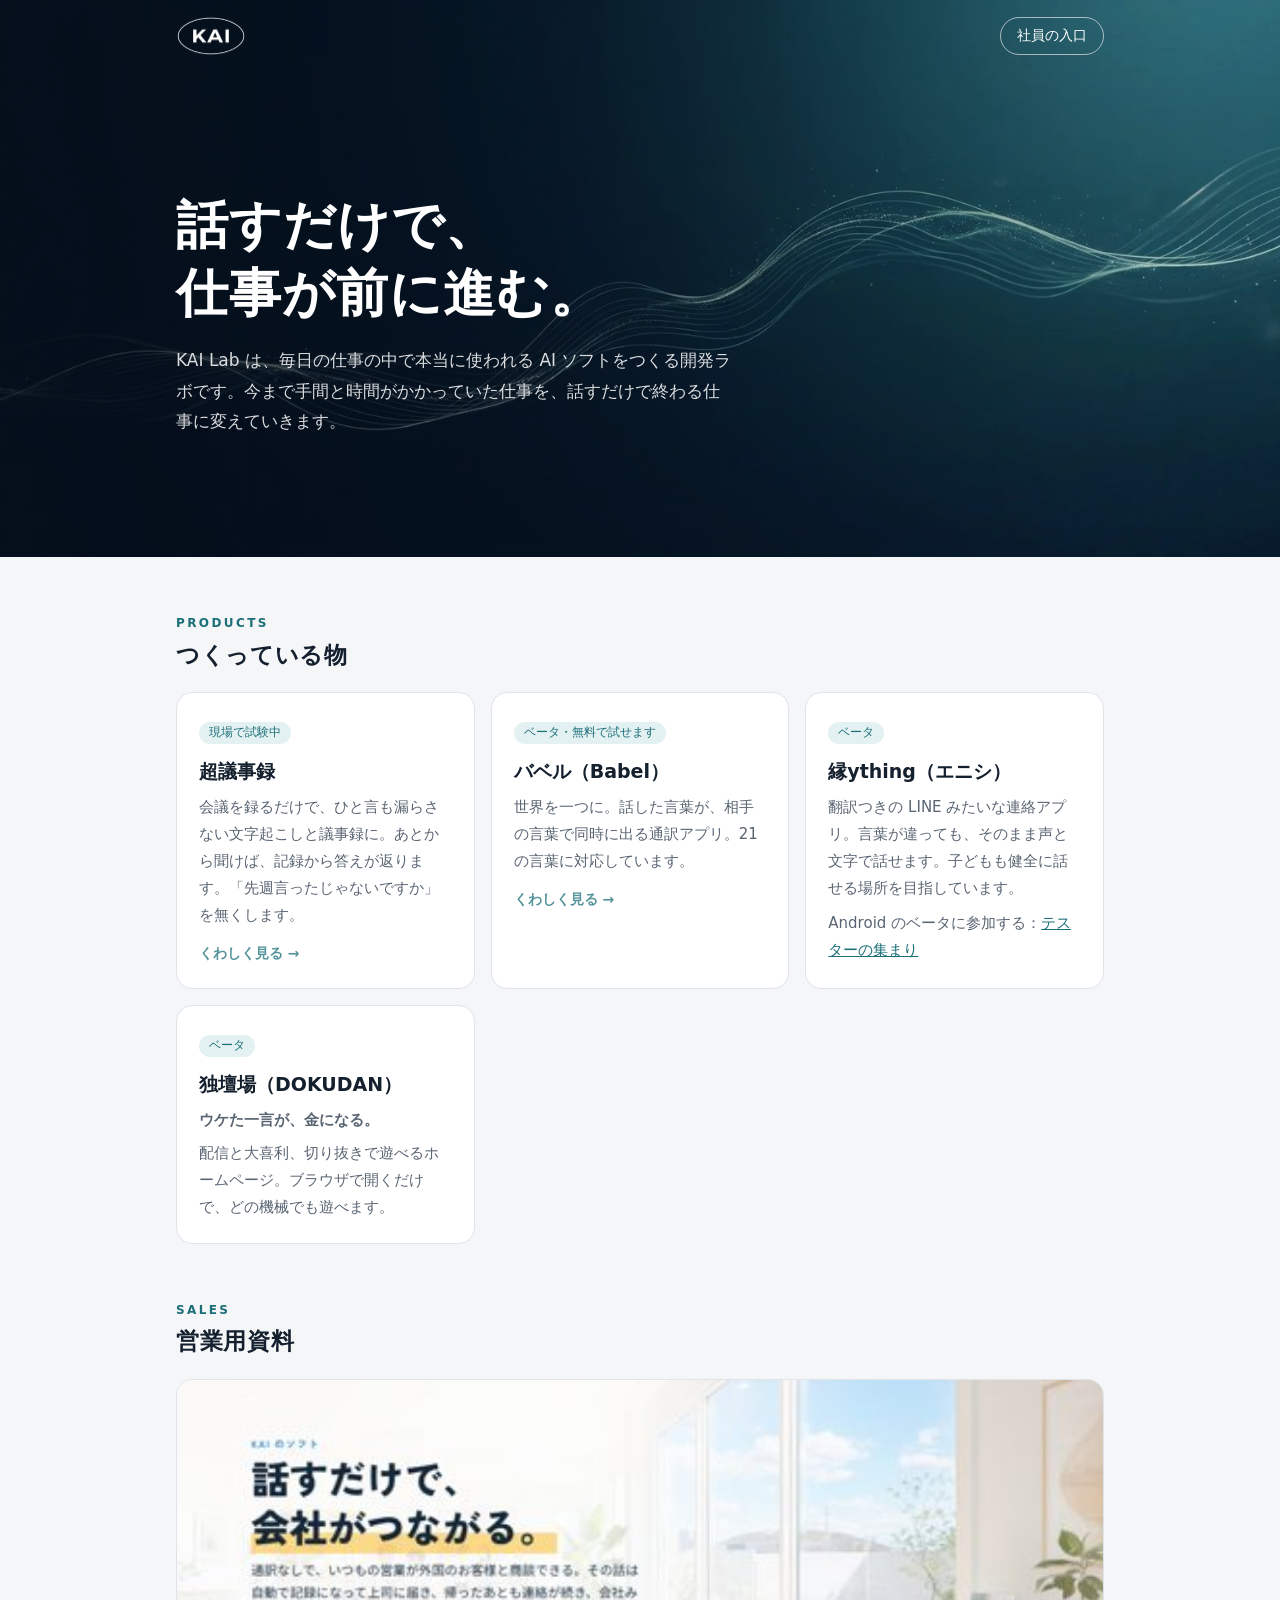
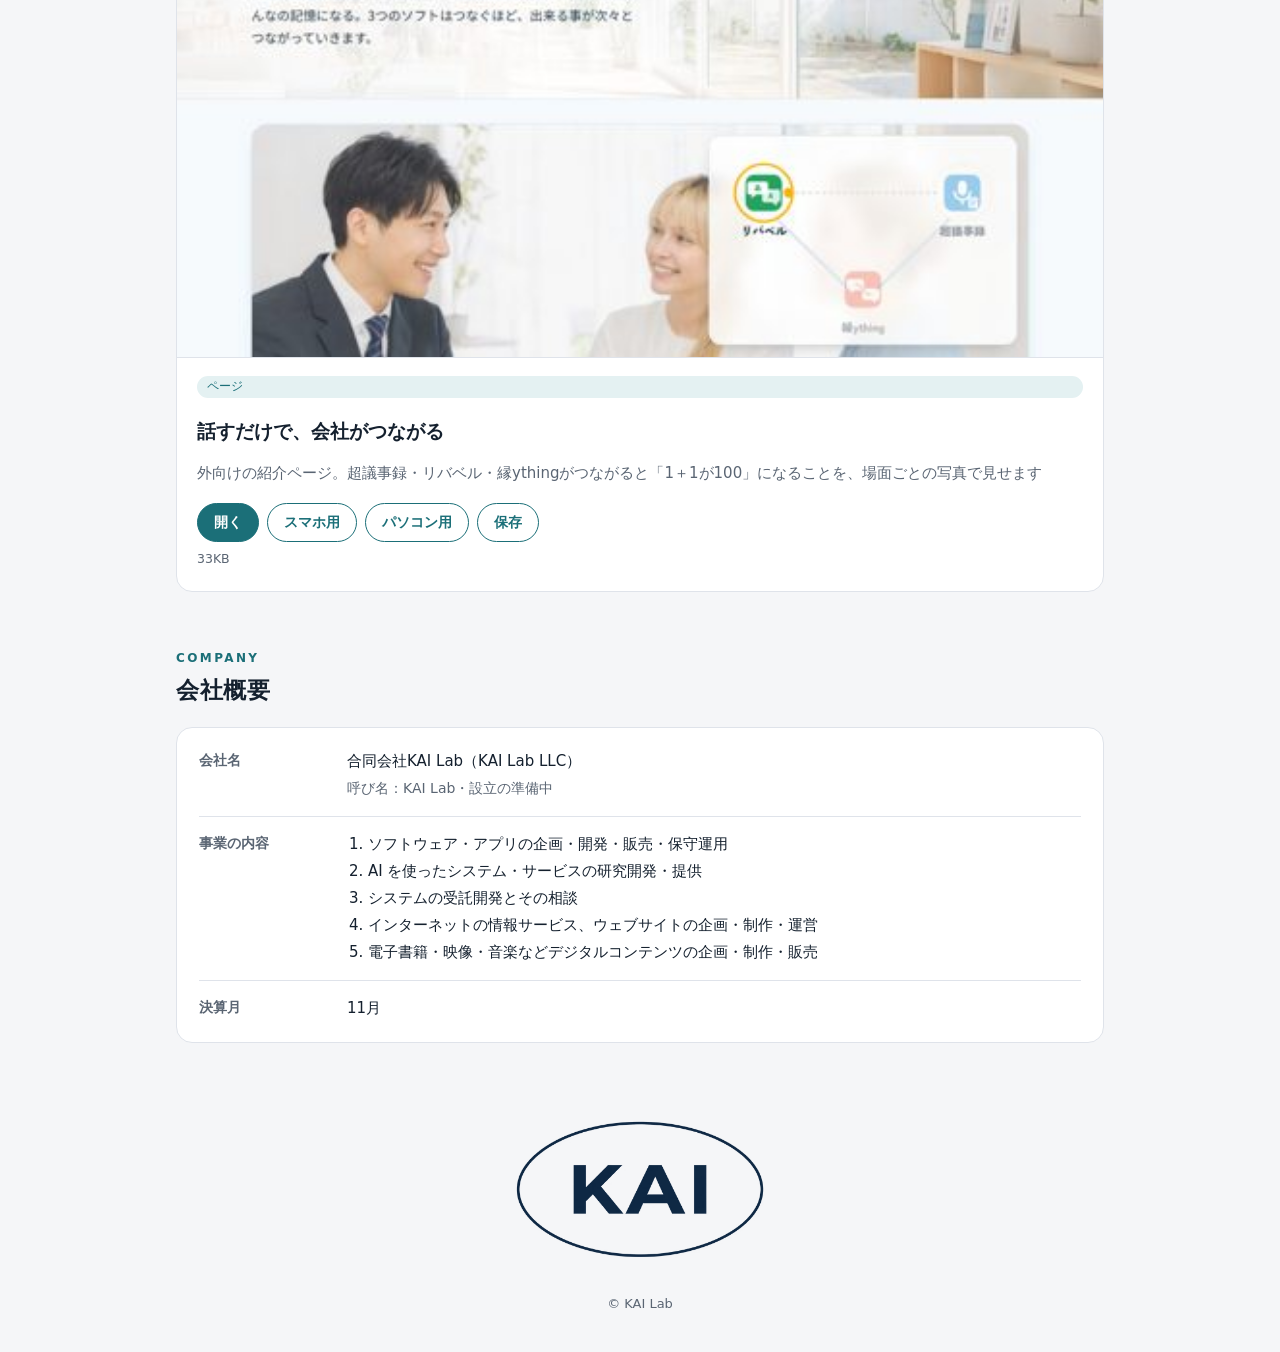
<file: docs/index.html>
<!doctype html>
<html lang="ja">
<head>
<meta charset="utf-8">
<meta name="viewport" content="width=device-width,initial-scale=1">
<title>KAI Lab</title>
<meta name="description" content="KAI Lab は、話すだけで仕事が進む AI ソフトをつくる開発ラボです。">
<meta property="og:title" content="KAI Lab">
<meta property="og:description" content="話すだけで、仕事が前に進む。現場で本当に使われる AI ソフトをつくる開発ラボ。">
<meta property="og:image" content="https://madbrolabs.github.io/kai-shain/img/hero.jpg">
<link rel="icon" href="img/kai_logo_s.png">
<style>
:root{--bg:#f5f6f8;--card:#fff;--ink:#14202e;--sub:#5a6573;--line:#dfe3ea;--navy:#0d2843;--acc:#1b6f78;--acc2:#e4f1f2}
@media (prefers-color-scheme:dark){:root{--bg:#0b1520;--card:#122233;--ink:#e8edf3;--sub:#9fb0c2;--line:#243649;--acc:#6cc6cc;--acc2:#16303a}}
*{box-sizing:border-box}
body{margin:0;background:var(--bg);color:var(--ink);font:17px/1.8 "Hiragino Sans","Yu Gothic UI","Meiryo",system-ui,sans-serif}
.w{max-width:960px;margin:0 auto;padding:0 16px}
.hero{position:relative;color:#fff;background:#0a1a2b url(img/hero.jpg) center/cover no-repeat;overflow:hidden}
.hero::after{content:"";position:absolute;inset:0;background:linear-gradient(90deg,rgba(6,16,28,.82) 0%,rgba(6,16,28,.45) 55%,rgba(6,16,28,.1) 100%)}
.hero>*{position:relative;z-index:1}
nav{display:flex;align-items:center;padding:16px 0}
nav img{height:40px;width:auto;display:block}
nav .sp{flex:1}
nav a{color:#fff;text-decoration:none;font-size:14px;border:1px solid rgba(255,255,255,.6);border-radius:99px;padding:5px 16px;backdrop-filter:blur(4px)}
nav a:hover{background:rgba(255,255,255,.12)}
.hero .w{padding-bottom:0}
.hero-in{padding:min(14vw,120px) 0 min(14vw,120px)}
.hero h1{font-size:clamp(30px,6.4vw,52px);line-height:1.3;margin:0 0 18px;letter-spacing:.02em;font-weight:700}
.hero p{color:rgba(255,255,255,.85);font-size:17px;max-width:560px;margin:0}
h2{font-size:23px;margin:56px 0 16px;letter-spacing:.03em}
h2 small{display:block;font-size:12px;color:var(--acc);letter-spacing:.2em;font-weight:600}
.g{display:grid;grid-template-columns:repeat(auto-fit,minmax(250px,1fr));gap:16px}
.c{background:var(--card);border:1px solid var(--line);border-radius:16px;padding:22px;transition:transform .2s,box-shadow .2s}
.c:hover{transform:translateY(-2px);box-shadow:0 10px 28px rgba(13,40,67,.10)}
.c h3{margin:0 0 6px;font-size:19px}
.c p{margin:0;color:var(--sub);font-size:15px}
.tag{display:inline-block;font-size:12px;background:var(--acc2);color:var(--acc);border-radius:99px;padding:0 10px;margin-bottom:10px}
.c a{color:var(--acc)}
a.ln{display:block;color:inherit;text-decoration:none;position:relative}
a.ln:hover,a.ln:focus-visible{transform:translateY(-4px);border-color:var(--acc);box-shadow:0 0 0 3px var(--acc2),0 14px 36px rgba(27,111,120,.28);outline:none}
a.ln:hover h3,a.ln:focus-visible h3{color:var(--acc)}
a.ln .more{display:block;margin-top:12px;font-size:14px;font-weight:700;color:var(--acc);opacity:.75;transition:opacity .2s,transform .2s}
a.ln:hover .more{opacity:1;transform:translateX(4px)}
.gaiyou{background:var(--card);border:1px solid var(--line);border-radius:16px;padding:6px 22px;margin:0}
.gaiyou div{display:grid;grid-template-columns:8em 1fr;gap:12px;padding:14px 0;border-top:1px solid var(--line)}
.gaiyou div:first-child{border-top:0}
.gaiyou dt{color:var(--sub);font-size:14px;font-weight:600}
.gaiyou dd{margin:0;font-size:15px}
.gaiyou ol{margin:0;padding-left:1.4em}
@media (max-width:560px){.gaiyou div{grid-template-columns:1fr;gap:2px}}
.mark{display:flex;justify-content:center;margin:72px 0 0}
.mark img{width:min(260px,60vw);height:auto}
.mark .d{display:none}
@media (prefers-color-scheme:dark){.mark .l{display:none}.mark .d{display:block}}
footer{color:var(--sub);font-size:13px;padding:28px 0 36px;text-align:center}
.sr{display:flex;flex-direction:column;padding:0;overflow:hidden}
.sr .mi{aspect-ratio:16/10;background:var(--acc2);overflow:hidden;border-bottom:1px solid var(--line)}
.sr .mi img{width:100%;height:100%;object-fit:cover;object-position:top;display:block}
.sr .ui{padding:18px 20px 20px;display:flex;flex-direction:column;gap:6px;flex:1}
.sr .bt{display:flex;flex-wrap:wrap;gap:8px;margin-top:auto;padding-top:10px}
.sr .bt a{display:inline-block;text-decoration:none;font-size:14px;font-weight:700;border-radius:99px;padding:6px 16px;border:1px solid var(--acc);color:var(--acc)}
.sr .bt a.hi{background:var(--acc);color:#fff}
@media (prefers-color-scheme:dark){.sr .bt a.hi{color:#0b1520}}
.sr .ok{font-size:12.5px;color:var(--sub)}
</style>
</head>
<body>
<header class="hero">
<div class="w">
<nav><img src="img/kai_logo_shiro_s.png" alt="KAI"><span class="sp"></span><a href="shain/">社員の入口</a></nav>
<div class="hero-in">
<h1>話すだけで、<br>仕事が前に進む。</h1>
<p>KAI Lab は、毎日の仕事の中で本当に使われる AI ソフトをつくる開発ラボです。今まで手間と時間がかかっていた仕事を、話すだけで終わる仕事に変えていきます。</p>
</div>
</div>
</header>
<main class="w">
<h2><small>PRODUCTS</small>つくっている物</h2>
<div class="g">
<a class="c ln" href="gijiroku.html"><span class="tag">現場で試験中</span><h3>超議事録</h3><p>会議を録るだけで、ひと言も漏らさない文字起こしと議事録に。あとから聞けば、記録から答えが返ります。「先週言ったじゃないですか」を無くします。</p><span class="more">くわしく見る →</span></a>
<a class="c ln" href="tsuuyaku.html"><span class="tag">ベータ・無料で試せます</span><h3>バベル（Babel）</h3><p>世界を一つに。話した言葉が、相手の言葉で同時に出る通訳アプリ。21の言葉に対応しています。</p><span class="more">くわしく見る →</span></a>
<div class="c"><span class="tag">ベータ</span><h3>縁ything（エニシ）</h3><p>翻訳つきの LINE みたいな連絡アプリ。言葉が違っても、そのまま声と文字で話せます。子どもも健全に話せる場所を目指しています。</p><p style="margin-top:8px">Android のベータに参加する：<a href="https://groups.google.com/g/enishi-testers" target="_blank" rel="noopener">テスターの集まり</a></p></div>
<div class="c"><span class="tag">ベータ</span><h3>独壇場（DOKUDAN）</h3><p><b>ウケた一言が、金になる。</b></p><p style="margin-top:6px">配信と大喜利、切り抜きで遊べるホームページ。ブラウザで開くだけで、どの機械でも遊べます。</p></div>
</div>

<section id="eigyou" hidden>
<h2><small>SALES</small>営業用資料</h2>
<div class="g" id="eigyou-tana"></div>
</section>
<script>
/* 営業用資料の棚：eigyou/tana.json（atsume/eigyou.py が台帳から作る・検めを通った物だけ）を1回だけ並べる */
(function(){
  var box = document.getElementById("eigyou-tana");
  function el(t, c, x){ var e = document.createElement(t); if(c) e.className = c; if(x) e.textContent = x; return e; }
  function bt(href, text, cls, dl){ var a = el("a", cls, text); a.href = href; if(dl) a.setAttribute("download", dl); else { a.target = "_blank"; a.rel = "noopener"; } return a; }
  fetch("eigyou/tana.json", {cache: "no-cache"}).then(function(r){ return r.ok ? r.json() : {tana: []}; }).then(function(j){
    var t = (j && j.tana) || []; if(!t.length) return;
    t.forEach(function(x){
      var ue = "eigyou/" + x.id + "/", c = el("div", "c sr"), mi = el("div", "mi"), ui = el("div", "ui"), b = el("div", "bt");
      if(x.e){ var im = el("img"); im.src = ue + "e.jpg"; im.alt = ""; im.loading = "lazy"; mi.appendChild(im); }
      c.appendChild(mi);
      ui.appendChild(el("span", "tag", x.shurui === "PDF" ? (x.zentai ? "PDF・軽い版あり" : "PDF") : (x.shurui === "動画" || x.shurui === "絵" ? x.shurui : "ページ")));
      ui.appendChild(el("h3", "", x.dai));
      if(x.hitokoto) ui.appendChild(el("p", "", x.hitokoto));
      if(x.soto){ b.appendChild(bt(x.soto, "開く", "hi")); }
      else {
        // 開く＝画面の幅でスマホ用／パソコン用を開き分ける（押した時の幅で決める）。スマホ用が無い物は同じ物
        var pc = ue + x.hiraku, sp = ue + (x.sumaho || x.hiraku), hk = bt(pc, "開く", "hi");
        hk.onclick = function(){ hk.href = window.matchMedia && matchMedia("(max-width:700px)").matches ? sp : pc; };
        b.appendChild(hk); b.appendChild(bt(sp, "スマホ用", "")); b.appendChild(bt(pc, "パソコン用", ""));
        b.appendChild(bt(ue + x.hiraku, "保存", "", x.dl_na));
        if(x.zentai) b.appendChild(bt(ue + x.zentai, "ちゃんとした版（" + x.ookisa_zentai + "）", ""));
      }
      ui.appendChild(b);
      if(x.ookisa) ui.appendChild(el("span", "ok", (x.zentai ? "軽い版 " : "") + x.ookisa));
      c.appendChild(ui); box.appendChild(c);
    });
    document.getElementById("eigyou").hidden = false;
  }).catch(function(){});
})();
</script>

<h2><small>COMPANY</small>会社概要</h2>
<dl class="gaiyou">
<div><dt>会社名</dt><dd>合同会社KAI Lab（KAI Lab LLC）<br><span style="color:var(--sub);font-size:14px">呼び名：KAI Lab・設立の準備中</span></dd></div>
<div><dt>事業の内容</dt><dd><ol>
<li>ソフトウェア・アプリの企画・開発・販売・保守運用</li>
<li>AI を使ったシステム・サービスの研究開発・提供</li>
<li>システムの受託開発とその相談</li>
<li>インターネットの情報サービス、ウェブサイトの企画・制作・運営</li>
<li>電子書籍・映像・音楽などデジタルコンテンツの企画・制作・販売</li>
</ol></dd></div>
<div><dt>決算月</dt><dd>11月</dd></div>
</dl>

<div class="mark"><img class="l" src="img/kai_logo.png" alt="KAI"><img class="d" src="img/kai_logo_shiro.png" alt=""></div>
<footer>© KAI Lab</footer>
</main>
</body>
</html>
</file>
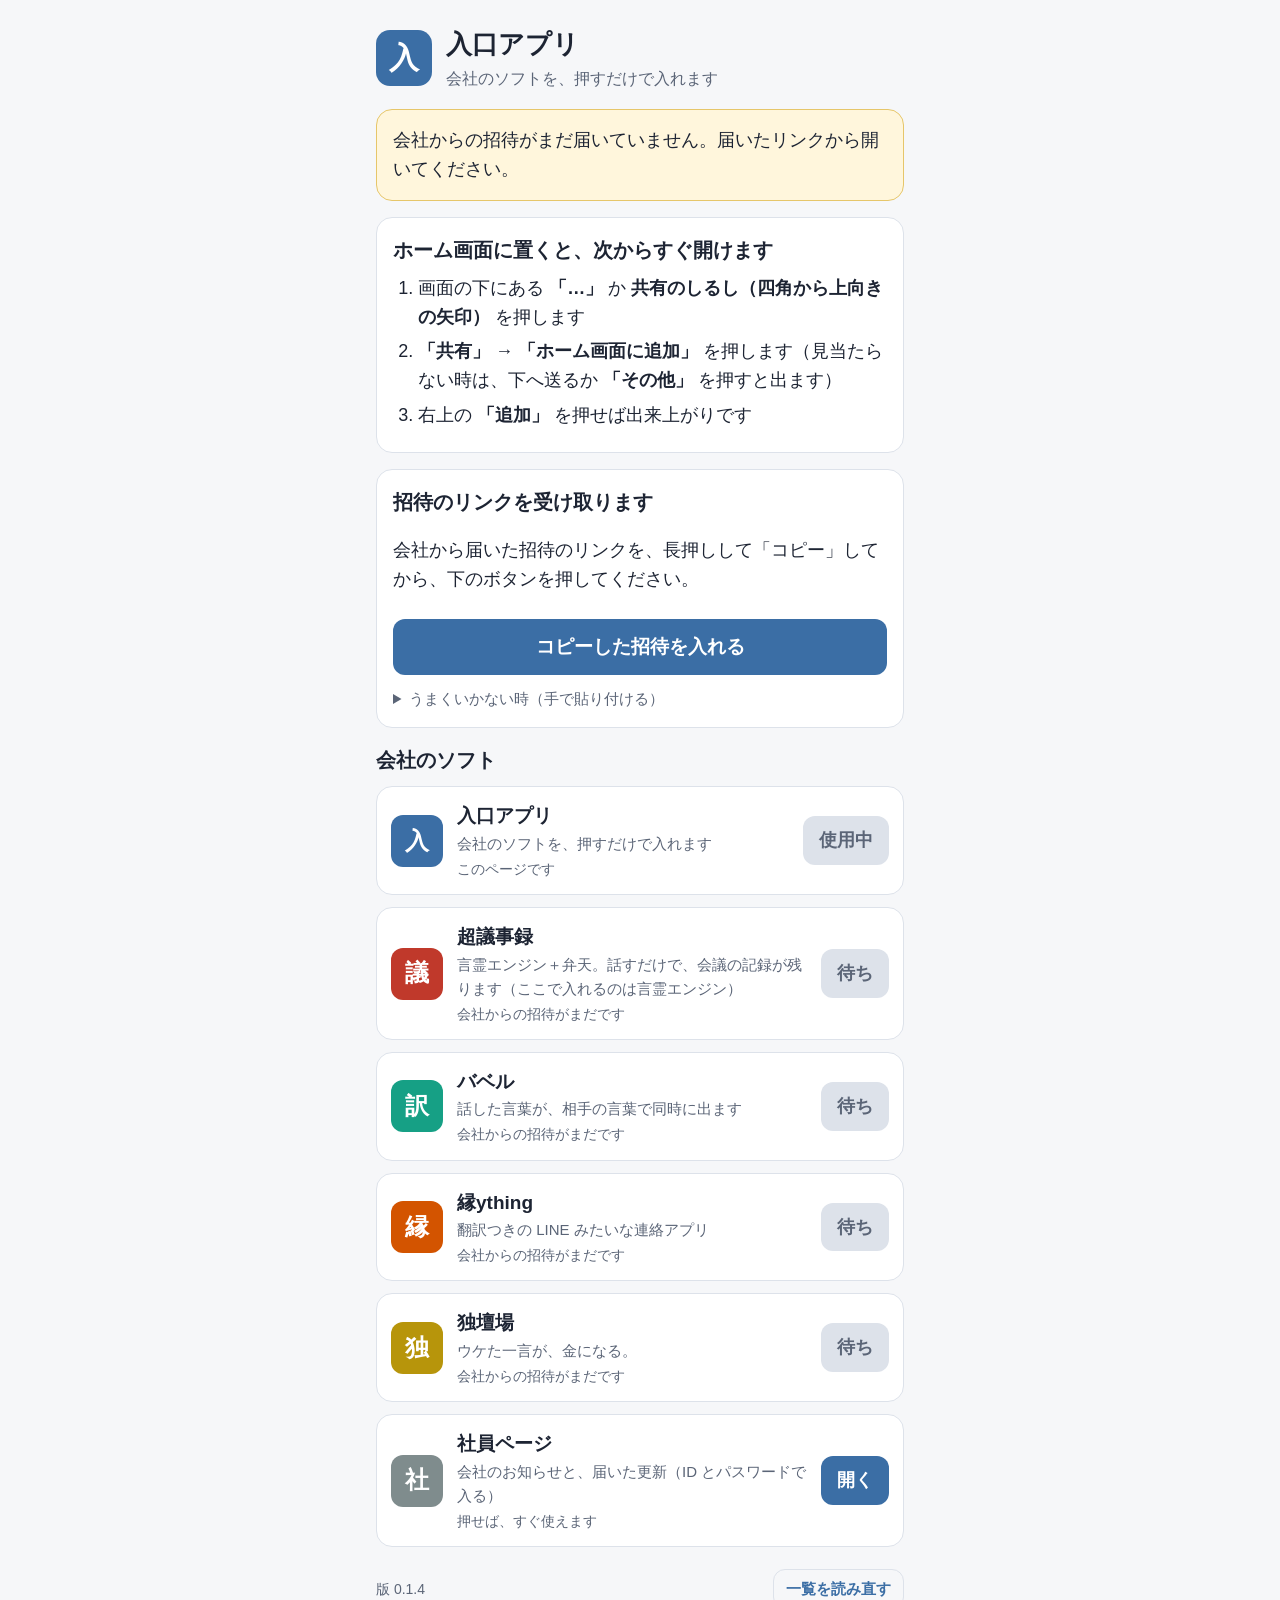
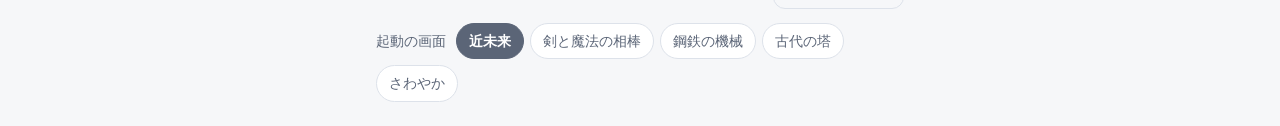
<file: docs/iriguchi/index.html>
<!doctype html>
<html lang="ja">
<head>
<meta charset="utf-8">
<meta name="viewport" content="width=device-width, initial-scale=1, viewport-fit=cover">
<title>入口アプリ</title>
<meta name="description" content="会社のソフトを、押すだけで入れる入口です。">
<meta name="theme-color" content="#3b6ea5">
<meta name="apple-mobile-web-app-capable" content="yes">
<meta name="mobile-web-app-capable" content="yes">
<meta name="apple-mobile-web-app-title" content="入口">
<meta name="apple-mobile-web-app-status-bar-style" content="default">
<link rel="manifest" href="manifest.json">
<link rel="stylesheet" href="style.css">
</head>
<body>
<main id="naka">
  <header class="atama">
    <div class="fuda-ookii" aria-hidden="true">入</div>
    <div>
      <h1>入口アプリ</h1>
      <p id="aisatsu" class="hosoku">会社のソフトを、押すだけで入れます</p>
    </div>
  </header>

  <!-- お知らせ（招待を受け取った・まだ等） -->
  <section id="oshirase" class="oshirase" hidden></section>

  <!-- Windows・Android：入口アプリを入れる案内 -->
  <section id="ireru_annai" class="waku" hidden>
    <h2 id="ireru_midashi">まず、入口アプリを入れます</h2>
    <ol id="ireru_junban" class="junban"></ol>
  </section>

  <!-- iPhone：ホーム画面に置く案内 -->
  <section id="home_annai" class="waku" hidden>
    <h2>ホーム画面に置くと、次からすぐ開けます</h2>
    <ol class="junban">
      <li>画面の下にある <b>「…」</b> か <b>共有のしるし（四角から上向きの矢印）</b> を押します</li>
      <li><b>「共有」</b> → <b>「ホーム画面に追加」</b> を押します（見当たらない時は、下へ送るか <b>「その他」</b> を押すと出ます）</li>
      <li>右上の <b>「追加」</b> を押せば出来上がりです</li>
    </ol>
  </section>

  <!-- 招待が無い時：貼り付けて受け取る -->
  <section id="harituke" class="waku" hidden>
    <h2>招待のリンクを受け取ります</h2>
    <p>会社から届いた招待のリンクを、長押しして「コピー」してから、下のボタンを押してください。</p>
    <button id="harituke_osu" class="botan ookii" type="button">コピーした招待を入れる</button>
    <details class="te">
      <summary>うまくいかない時（手で貼り付ける）</summary>
      <textarea id="harituke_ran" rows="3" placeholder="ここに招待のリンクを貼り付け"></textarea>
      <button id="harituke_kakutei" class="botan" type="button">これで受け取る</button>
    </details>
  </section>

  <!-- ソフトの一覧（iPhone・その他の機械） -->
  <section id="ichiran_waku" hidden>
    <h2 class="komidashi">会社のソフト</h2>
    <div id="ichiran" class="ichiran" aria-live="polite"></div>
  </section>

  <footer class="ashi">
    <span id="ban"></span>
    <button id="yomi_naosu" class="botan chiisai" type="button">一覧を読み直す</button>
  </footer>
  <!-- 起動の画面（使う人が選ぶ3択・小さく。名前は起動ロゴの部品から取る） -->
  <div id="kidou_erabi" class="kidou-erabi" hidden><span class="kidou-na">起動の画面</span></div>
</main>
<!-- 起動の一瞬（全社の型＝言霊の起動ロゴ。正本 C:\cl\gijiroku\kidou_logo\web\kidou_logo.js を配る時に写す・中は書き換えない） -->
<script src="kidou_logo.js"></script>
<script src="app.js"></script>
</body>
</html>
</file>
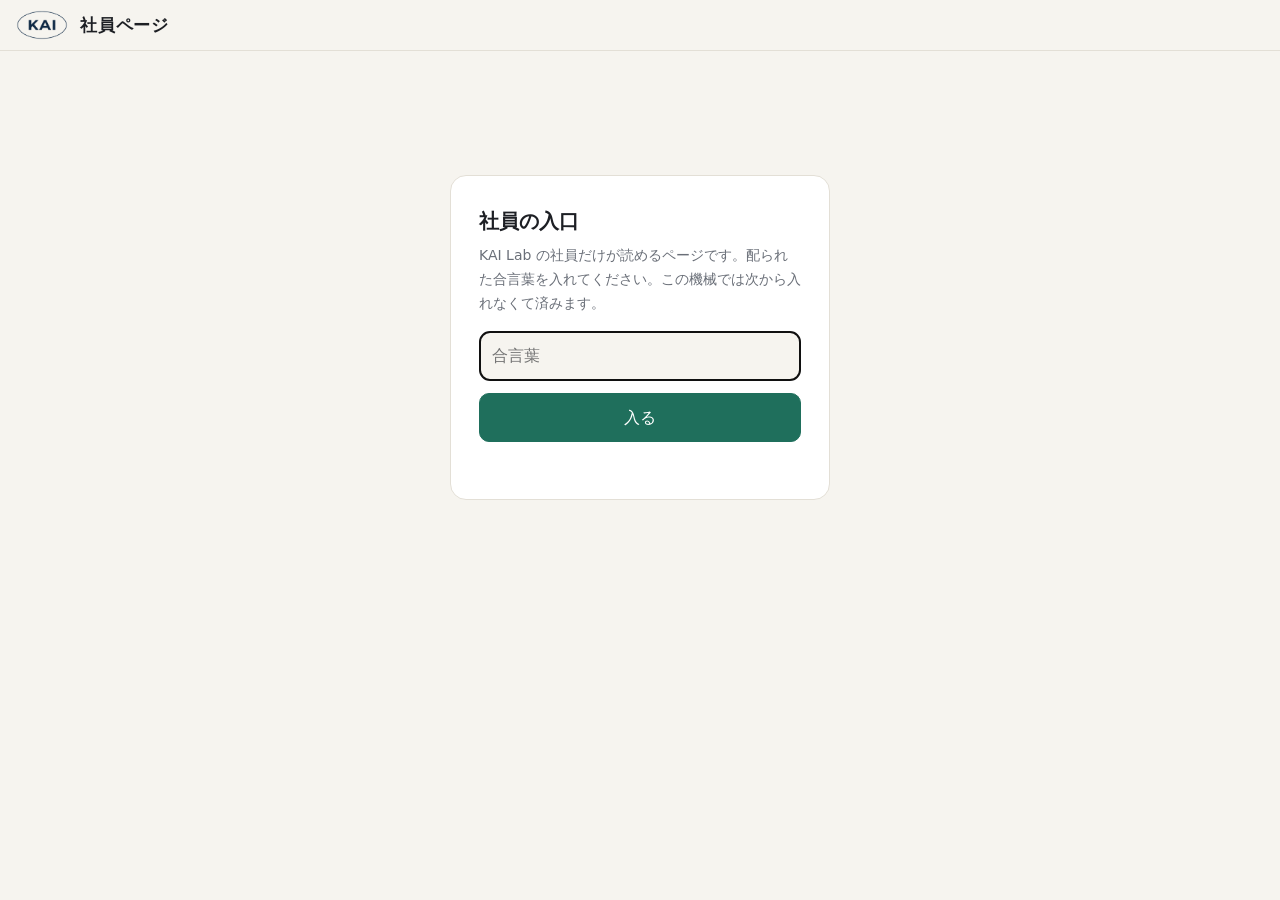
<file: docs/shain/index.html>
<!doctype html>
<html lang="ja">
<head>
<meta charset="utf-8">
<meta name="viewport" content="width=device-width,initial-scale=1">
<meta name="robots" content="noindex,nofollow">
<title>KAI Lab 社員ページ</title>
<style>
:root{--bg:#f6f4ef;--card:#fff;--ink:#1d1f24;--sub:#6a6f78;--line:#e3dfd6;--acc:#1f6f5c;--acc2:#e8f2ee;--warn:#9a4b16;--warn2:#fbefe5}
@media (prefers-color-scheme:dark){:root{--bg:#15171b;--card:#1e2127;--ink:#e9eaec;--sub:#9aa0aa;--line:#30343c;--acc:#5cc3a6;--acc2:#1d322c;--warn:#f0a66c;--warn2:#3a281b}}
*{box-sizing:border-box}
body{margin:0;background:var(--bg);color:var(--ink);font:16px/1.7 "Hiragino Sans","Yu Gothic UI","Meiryo",system-ui,sans-serif}
header{position:sticky;top:0;z-index:5;background:var(--bg);border-bottom:1px solid var(--line);padding:10px 16px;display:flex;align-items:center;gap:12px}
header b{font-size:17px;letter-spacing:.04em}
header .sp{flex:1}
button{font:inherit;cursor:pointer;border:1px solid var(--line);background:var(--card);color:var(--ink);border-radius:10px;padding:6px 12px}
button.on{background:var(--acc);color:#fff;border-color:var(--acc)}
main{max-width:900px;margin:0 auto;padding:16px}
.mon{max-width:380px;margin:12vh auto;background:var(--card);border:1px solid var(--line);border-radius:16px;padding:28px}
.mon h1{font-size:20px;margin:0 0 6px}
.mon p{color:var(--sub);margin:0 0 16px;font-size:14px}
.mon input{width:100%;font:inherit;padding:10px 12px;border-radius:10px;border:1px solid var(--line);background:var(--bg);color:var(--ink)}
.mon button{width:100%;margin-top:12px;background:var(--acc);color:#fff;border-color:var(--acc);padding:10px}
.err{color:var(--warn);font-size:14px;min-height:1.5em;margin-top:8px}
.heya{display:grid;grid-template-columns:repeat(auto-fill,minmax(260px,1fr));gap:12px}
.card{background:var(--card);border:1px solid var(--line);border-radius:14px;padding:16px;cursor:pointer;transition:transform .1s}
.card:hover{transform:translateY(-2px)}
.card h2{font-size:18px;margin:0 0 4px}
.card .hk{color:var(--sub);font-size:14px;margin:0 0 10px}
.card .kazu{display:flex;flex-wrap:wrap;gap:6px;font-size:12px}
.card .kazu span{background:var(--acc2);color:var(--acc);border-radius:99px;padding:1px 9px}
.card .ima{font-size:13px;margin-top:10px;border-top:1px dashed var(--line);padding-top:8px;color:var(--sub)}
.tabs{display:flex;gap:6px;overflow-x:auto;padding:4px 0 10px;scrollbar-width:thin}
.tabs button{white-space:nowrap;font-size:14px}
.ichi{background:var(--card);border:1px solid var(--line);border-radius:12px;padding:12px 14px;margin:8px 0}
.ichi .hi{font-size:12px;color:var(--sub)}
.ichi .moto{font-size:11px;color:var(--sub);float:right;display:flex;gap:6px;align-items:center}
.ichi .gb{font-size:11px;padding:0 7px;border-radius:99px;line-height:1.7;color:var(--sub)}
.ichi .gb.on{background:var(--acc2);color:var(--acc);border-color:var(--acc)}
.ichi .genbun{display:none;margin-top:8px;padding:8px 10px;border-radius:8px;background:var(--bg);color:var(--sub);font-size:13px;border:1px dashed var(--line)}
.ichi.hiraki .genbun{display:block}
.ichi.dame{border-left:4px solid var(--warn)}
.ichi.dame .naze{background:var(--warn2);border-radius:8px;padding:6px 10px;margin-top:6px;font-size:14px}
.ichi h3{font-size:15px;margin:2px 0}
.hibi{background:var(--card);border:1px solid var(--line);border-radius:12px;padding:10px 14px 6px;margin:10px 0}
.hibi-h{font-weight:700;color:var(--acc);font-size:15px;display:flex;justify-content:space-between;align-items:baseline}
.hibi-h span{font-size:12px;color:var(--sub);font-weight:400}
.hibi ul{margin:6px 0 0;padding-left:1.2em}
.hibi li.ichi{background:none;border:0;border-radius:0;padding:6px 0;margin:0;border-top:1px dashed var(--line)}
.hibi li.ichi:first-child{border-top:0}
.hibi li.ichi .hi{margin-right:6px}
.hibi li.ichi>div,.hibi li.ichi>h3{display:inline}
.hibi li.ichi .genbun{display:none}.hibi li.ichi.hiraki .genbun{display:block}
/* 部屋の頭：2列にせず上から1列（題と説明→創始者の思い横幅いっぱい→中身）。2列だと左の下が白く空く（2026-11-25 社長「この何も書いてない白い部分は」） */
.atama{display:block;margin-bottom:6px}
.omoi{background:linear-gradient(135deg,var(--acc2),var(--card));border:1px solid var(--acc);border-radius:16px;padding:14px 20px;margin:4px 0 12px}
.omoi-h{color:var(--acc);font-weight:700;font-size:14px;letter-spacing:.1em;margin-bottom:6px}
.omoi p{font-size:20px;line-height:1.7;font-weight:700;margin:0 0 6px}
.omoi-s{text-align:right;color:var(--sub);font-size:13px}
@media (max-width:640px){.omoi p{font-size:17px}}
/* 一覧の一番上の大きな札（2026-11-25 社長「まずここ見てください、ドーンと色変えて」） */
a.mazu{display:block;margin:0 0 14px;padding:16px 20px;border-radius:16px;text-decoration:none;color:#3a1d00;background:#ffd23f;border:3px solid #e0a100;box-shadow:0 3px 12px rgba(224,161,0,.25)}
a.mazu b{display:block;font-size:24px;line-height:1.4}
a.mazu span{display:block;font-size:16px;line-height:1.55;margin-top:2px}
a.mazu:hover,a.mazu:focus{border-color:#b37f00}
.hibi.mt{padding:12px 16px}
.mt-m{font-size:18px;margin:6px 0 4px}
.mt-t{margin:0 0 6px;padding-left:1.2em}.mt-t li{margin:3px 0;line-height:1.6}
.hibi.mt details{margin:4px 0 6px;font-size:14px}.hibi.mt summary{color:var(--sub);cursor:pointer}
.mi{display:flex;gap:8px;align-items:center;margin:4px 0 6px}
.mi h1{font-size:22px;margin:0}
.mi .hk{color:var(--sub);font-size:14px}
input.sagasu{width:100%;font:inherit;padding:8px 12px;border-radius:10px;border:1px solid var(--line);background:var(--card);color:var(--ink);margin-bottom:6px}
.kara{color:var(--sub);padding:20px;text-align:center}
.shita{color:var(--sub);font-size:12px;text-align:center;margin:24px 0}
.mae{font-size:14px;margin-bottom:8px}
.yaru{display:grid;grid-template-columns:repeat(auto-fill,minmax(200px,1fr));gap:10px;margin:0 0 18px}
.yaru a{display:block;text-decoration:none;color:inherit;background:linear-gradient(135deg,var(--acc2),var(--card));border:1px solid var(--line);border-radius:14px;padding:14px 16px;transition:transform .1s}
.yaru a:hover{transform:translateY(-2px)}
.yaru b{display:block;font-size:16px;color:var(--acc)}
.yaru span{font-size:13px;color:var(--sub)}
.tana{display:grid;grid-template-columns:repeat(auto-fill,minmax(240px,1fr));gap:12px}
.tana .sr{background:var(--card);border:1px solid var(--line);border-radius:14px;overflow:hidden;display:flex;flex-direction:column}
.tana .sr .e{aspect-ratio:16/10;background:var(--acc2);overflow:hidden;border-bottom:1px solid var(--line)}
.tana .sr .e img{width:100%;height:100%;object-fit:cover;object-position:top;display:block}
.tana .sr .ui{padding:12px 14px 14px;display:flex;flex-direction:column;gap:4px;flex:1}
.tana .sr h3{margin:0;font-size:16px}
.tana .sr p{margin:0;font-size:13.5px;color:var(--sub)}
.tana .sr .fu{font-size:12px;color:var(--sub)}
.tana .sr .fu b{color:var(--acc);font-weight:600;margin-right:6px}
.tana .sr .bt{display:flex;flex-wrap:wrap;gap:6px;margin-top:auto;padding-top:8px}
.tana .sr .bt a{text-decoration:none;font-size:13.5px;font-weight:700;border-radius:99px;padding:5px 14px;border:1px solid var(--acc);color:var(--acc)}
.tana .sr .bt a.hi{background:var(--acc);color:var(--card)}
.dekiru{display:flex;flex-wrap:wrap;gap:8px;align-items:center;background:var(--acc2);border-radius:12px;padding:10px 12px;margin:0 0 12px}
.dekiru .s{font-size:13px;color:var(--sub);flex:1 1 220px}
a.bt,button.bt{display:inline-block;text-decoration:none;background:var(--acc);color:#fff;border:1px solid var(--acc);border-radius:10px;padding:6px 14px;font-size:14px}
a.bt.s,button.bt.s{background:var(--card);color:var(--acc)}
.bt[disabled]{opacity:.55;cursor:default}
.fuda{display:inline-block;font-size:12px;border-radius:99px;padding:0 9px;margin-right:6px;border:1px solid var(--line)}
.fuda.kari{background:var(--warn2);color:var(--warn);border-color:var(--warn)}
.fuda.saiyou{background:var(--acc2);color:var(--acc);border-color:var(--acc)}
.fuda.miokuri{color:var(--sub)}
.fuda.kenpin{background:var(--acc);color:#fff;border-color:var(--acc)}
.kou{display:flex;flex-wrap:wrap;gap:6px;margin-top:8px}
.fuda.soudan{background:var(--warn);color:#fff;border-color:var(--warn)}
.ichi.soudan{border-left:4px solid var(--warn)}
.mittsu{margin-top:6px;font-size:14px;display:grid;grid-template-columns:auto 1fr;gap:2px 8px}
.mittsu b{color:var(--sub);font-weight:600;white-space:nowrap}
.kou-h{font-size:19px;margin:22px 0 4px}
.kou-s{color:var(--sub);font-size:13px;margin-bottom:6px}
.sumi1{padding:8px 0;border-bottom:1px dashed var(--line);font-size:15px}
.sumi1 .yoi{color:var(--acc)}
.form label{display:block;font-size:14px;margin:10px 0 4px}
.form input,.form textarea{width:100%;font:inherit;padding:8px 10px;border-radius:10px;border:1px solid var(--line);background:var(--bg);color:var(--ink)}
.form textarea{min-height:90px}
.md{background:var(--card);border:1px solid var(--line);border-radius:14px;padding:6px 20px 16px}
.md img{max-width:100%;border-radius:12px;display:block;margin:6px 0}
.md table{border-collapse:collapse;width:100%;font-size:14px;display:block;overflow-x:auto}
.md th,.md td{border:1px solid var(--line);padding:6px 8px;text-align:left;vertical-align:top}
.md code{background:var(--bg);border-radius:4px;padding:0 4px;font-size:.92em;word-break:break-all}
.md blockquote{margin:8px 0;padding:4px 12px;border-left:4px solid var(--acc);color:var(--sub)}
.md blockquote.mejirushi{color:inherit;background:rgba(31,140,90,.10);border-left-color:#1f8c5a;border-radius:0 10px 10px 0;padding:8px 14px;font-size:1.02em}
.md h1{font-size:22px}.md h2{font-size:18px;margin-top:22px}.md h3{font-size:16px}
/* 一覧の頭の2つの課（大きな切り替え） */
.bu-tabs{display:grid;grid-template-columns:repeat(auto-fit,minmax(140px,1fr));gap:10px;margin:6px 0 0}
.bu-tabs button{font:inherit;text-align:left;cursor:pointer;min-width:0;border:2px solid var(--line);background:var(--card);color:var(--ink);border-radius:16px;padding:14px 14px 12px;overflow-wrap:anywhere}
.bu-tabs button b{display:block;font-size:clamp(17px,4.6vw,23px);line-height:1.3;word-break:keep-all;overflow-wrap:anywhere}
.bu-tabs button b i{display:block;font-style:normal;font-size:1.3em;line-height:1.2;margin-bottom:2px}
.bu-tabs button span{display:block;font-size:12.5px;color:var(--sub);margin-top:4px}
.bu-tabs button.on{border-color:var(--acc);background:var(--acc);color:#fff}
.bu-tabs button.on span{color:rgba(255,255,255,.85)}
section.bu{border:2px solid var(--acc);border-radius:16px;padding:14px;margin:10px 0 18px;min-width:0}
.bu-s{color:var(--sub);margin:0 0 12px}
.bu-h{font-size:16px;margin:20px 0 8px;color:var(--acc)}
.mazu.bu-yaru{margin:14px 0 0}
.ts-in{display:inline-block;border-radius:99px;padding:0 9px;font-size:12px;font-weight:700;background:var(--acc2);color:var(--acc);margin:0 6px 6px 0}
#bu-irig .ts-l{margin-top:12px}
.kan-kuchi{display:flex;flex-wrap:wrap;gap:8px;align-items:center;border:2px dashed var(--acc);border-radius:12px;padding:10px 12px;margin:0 0 12px}
.kan-kuchi .s{font-size:13px;color:var(--sub);flex:1 1 220px}
/* 部署のページ：広い時は表、狭い時は1行ずつの札。形が崩れた表は元の字のまま */
.busho{overflow-wrap:anywhere}
.busho table.fuda-t{display:table;table-layout:fixed}
.busho .fuda-t th{background:var(--bg)}
.busho pre.nama{white-space:pre-wrap;word-break:break-word;font-size:13px;background:var(--bg);border-radius:8px;padding:8px 10px}
@media (max-width:640px){
.md.busho{padding:4px 12px 12px}
.busho table.fuda-t,.busho .fuda-t tbody,.busho .fuda-t tr,.busho .fuda-t td{display:block;width:100%}
.busho .fuda-t thead{display:none}
.busho .fuda-t tr{border:1px solid var(--line);border-radius:10px;margin:10px 0;padding:6px 10px;background:var(--card)}
.busho .fuda-t td{border:0;padding:3px 0}
.busho .fuda-t td::before{content:attr(data-h);display:block;font-size:12px;font-weight:700;color:var(--sub)}
}
.shorui-tabs{display:flex;gap:6px;flex-wrap:wrap;margin-bottom:10px}
@media (prefers-color-scheme:dark){header .lg{filter:invert(1) hue-rotate(180deg) brightness(1.6)}}
.tsutsumi-b{display:flex;flex-wrap:wrap;gap:8px;align-items:center;margin-bottom:14px}.tsutsumi-b button{padding:10px 14px;border-radius:8px;border:1px solid var(--line,#ccc);background:transparent;color:inherit;font-size:15px}.tsutsumi-b .shu{background:#2563eb;color:#fff;border-color:#2563eb;font-weight:bold}#kopi-k{color:var(--sub);font-size:14px}
.kopi-blk{position:relative;margin:10px 0}.kopi-blk pre{white-space:pre-wrap;word-break:break-word;background:rgba(127,127,127,.12);border:1px solid rgba(127,127,127,.3);border-radius:8px;padding:44px 12px 12px;font-size:14px;line-height:1.7;margin:0}.kopi-b{position:absolute;top:8px;right:8px;padding:6px 14px;border-radius:6px;border:0;background:#2563eb;color:#fff;font-weight:bold;font-size:14px;cursor:pointer}.kopi-k{position:absolute;top:8px;left:12px;right:96px;font-size:13px;line-height:1.35;color:var(--sub)}
.kopi-blk.sanka .kopi-b{font-size:16px;padding:8px 18px}.kopi-blk.sanka pre{padding-top:60px}.kopi-blk.sanka .kopi-k{top:14px;right:110px}
body.kyo-ari #m{padding-bottom:96px}.sanka-n{font-size:13px;color:var(--sub);margin:4px 2px 0}
/* チャット部屋の小窓（2026-11-27 社長「社員ページの端っこのほうに常に出しておいて。ドラッグで動かせる感じで、最小化ボタンつき」） */
#kyo{position:fixed;z-index:900;display:flex;flex-direction:column;background:var(--card);border:1px solid var(--line);border-radius:14px;box-shadow:0 8px 30px rgba(0,0,0,.28);overflow:hidden}
#kyo[hidden],#kyo-maru[hidden]{display:none}
#kyo-bar{display:flex;align-items:center;gap:6px;padding:6px 6px 6px 12px;background:var(--acc);color:#fff;cursor:move;touch-action:none;user-select:none;-webkit-user-select:none;flex:none}
#kyo-bar b{font-size:15px}#kyo-bar .sp{flex:1}
#kyo-bar a,#kyo-bar button{color:#fff;background:rgba(255,255,255,.18);border:0;border-radius:8px;width:34px;height:30px;display:inline-flex;align-items:center;justify-content:center;font-size:16px;text-decoration:none;cursor:pointer;padding:0}
#kyo-naka{flex:1;min-height:0;display:flex}#kyo-naka iframe{flex:1;border:0;width:100%;height:100%;background:var(--bg)}
#kyo.ugoku iframe{pointer-events:none}
#kyo-naka{position:relative}#kyo-dame{position:absolute;left:12px;right:12px;bottom:12px;background:var(--card);border:1px solid var(--line);border-radius:10px;padding:10px 12px;font-size:14px;line-height:1.5}#kyo-dame a{font-weight:bold;color:var(--acc)}
.kyo-ire{padding:16px;font-size:15px;line-height:1.6;width:100%}.kyo-ire input{width:100%;font:inherit;font-size:16px;padding:10px 12px;border-radius:10px;border:1px solid var(--line);background:var(--bg);color:var(--ink);margin:8px 0}.kyo-ire button{padding:10px 22px;border-radius:10px;border:0;background:var(--acc);color:#fff;font-weight:bold;font-size:16px;cursor:pointer}.kyo-ire .err{color:#d33;font-size:14px;margin-top:6px;min-height:1.2em}
#kyo-maru{position:fixed;z-index:900;right:16px;bottom:16px;width:60px;height:60px;border-radius:50%;border:0;background:var(--acc);color:#fff;font-size:28px;box-shadow:0 6px 20px rgba(0,0,0,.3);cursor:pointer;padding:0}
#kyo-ten{position:absolute;top:4px;right:4px;width:14px;height:14px;border-radius:50%;background:#ff3b30;border:2px solid #fff}
.tsutsumi-n{display:flex;flex-wrap:wrap;gap:8px;align-items:center;margin:0 0 10px}.tsutsumi-n label{font-weight:bold}.tsutsumi-n input{flex:1;min-width:0;max-width:260px;padding:10px 12px;font-size:16px;border-radius:8px;border:1px solid rgba(127,127,127,.5);background:transparent;color:inherit}
.yaritai{margin:26px 0 0}.yaritai h2.ym{font-size:19px;margin:0 0 2px}.yaritai .ys{color:var(--sub);font-size:14px;margin:0 0 10px}
.yfuda{display:grid;grid-template-columns:repeat(auto-fill,minmax(300px,1fr));gap:12px}
.yf{background:var(--card);border:1px solid var(--line);border-left:4px solid var(--warn);border-radius:14px;padding:16px;font-size:14.5px;line-height:1.7;min-width:0;overflow-wrap:anywhere}
.yf h3{font-size:18px;margin:0 0 4px}.yf .yh{margin:0 0 10px}.yf .yd{font-size:12.5px;font-weight:700;color:var(--sub);margin:12px 0 2px}
.yf .ykk{display:grid;grid-template-columns:auto 1fr;gap:2px 8px;margin:0}.yf .ykk dt{font-weight:700;white-space:nowrap}.yf .ykk dd{margin:0}
.yf ul{margin:0;padding-left:1.2em}.yf .ydan{display:inline-block;background:var(--acc2);color:var(--acc);border-radius:99px;padding:1px 10px;font-size:13px;font-weight:700}
.yf .ydare{margin-top:12px;border-top:1px dashed var(--line);padding-top:10px}
a.mazu.shin{background:#dbeafe;border-color:#2563eb;color:#0b2a5b;box-shadow:none}a.mazu.shin b{font-size:20px}a.mazu.shin i{font-style:normal;font-weight:bold;word-break:break-all}
/* テスト中のアプリ・感想・パスワード（2026-11-27 社長「スマホしかない人は アプリのテストをしてもらう」） */
.ts-l{display:grid;grid-template-columns:repeat(auto-fill,minmax(280px,1fr));gap:12px}
.ts{background:var(--card);border:1px solid var(--line);border-left:5px solid var(--acc);border-radius:14px;padding:14px 16px;min-width:0;overflow-wrap:anywhere}
.ts h3{font-size:19px;margin:0 0 2px}.ts .hk{color:var(--sub);font-size:14.5px;margin:0 0 10px}
.ts .bt2{display:flex;flex-wrap:wrap;gap:8px}.ts .bt2 a,.ts .bt2 button{display:inline-flex;align-items:center;justify-content:center;min-height:44px;padding:8px 16px;border-radius:10px;font:inherit;font-weight:bold;font-size:15px;text-decoration:none;cursor:pointer}
.ts .ire{background:var(--acc);color:#fff;border:1px solid var(--acc)}.ts .kan{background:transparent;color:var(--acc);border:2px solid var(--acc)}
.ts .ch{font-size:13px;color:var(--sub);margin-top:8px}
.kf textarea{width:100%;min-height:150px;font:inherit;font-size:16px;padding:10px 12px;border-radius:10px;border:1px solid var(--line);background:var(--bg);color:var(--ink)}
.kf .fu2{display:flex;gap:8px;flex-wrap:wrap;margin:8px 0}.kf .fu2 button{font:inherit;padding:8px 14px;border-radius:10px;border:1px solid var(--line);background:var(--card);color:var(--ink);cursor:pointer}
.kf .okuru{font:inherit;font-weight:bold;font-size:17px;padding:10px 28px;border-radius:10px;border:0;background:var(--acc);color:#fff;cursor:pointer}
.kf .err{color:#d33;font-size:14px;min-height:1.3em;margin-top:6px}.kf .yoi{color:var(--acc);font-weight:bold;margin-top:6px}
.chips{display:flex;flex-direction:column;gap:6px}.chip{display:flex;align-items:center;gap:8px;background:var(--card);border:1px solid var(--line);border-radius:10px;padding:6px 8px;font-size:14px}
.chip img{width:44px;height:44px;object-fit:cover;border-radius:6px}.chip.dame{border-color:#d33}.chip .cn{overflow-wrap:anywhere}.chip .cj{font-size:12.5px;color:var(--sub)}.chip .cx{margin-left:auto;border:0;background:transparent;color:var(--sub);font-size:18px;cursor:pointer}
.kj{border-top:1px dashed var(--line);padding:8px 0;font-size:14.5px}.kj .hi{color:var(--sub);font-size:13px}.kj div{white-space:pre-wrap}
.pwf{max-width:420px}.pwf label{display:block;font-size:14px;margin:12px 0 4px}.pwf input{width:100%;font:inherit;font-size:16px;padding:10px 12px;border-radius:10px;border:1px solid var(--line);background:var(--bg);color:var(--ink)}
.pwf button{margin-top:14px;font:inherit;font-weight:bold;padding:10px 24px;border-radius:10px;border:0;background:var(--acc);color:#fff;cursor:pointer}
.kidou-kuchi{display:flex;flex-wrap:wrap;gap:6px;justify-content:center;align-items:center;margin:-12px 0 24px;font-size:12px;color:var(--sub)}.kidou-kuchi button.bt{padding:4px 10px;font-size:12.5px;border-radius:99px}
/* ソフトの説明（プレゼンの形・2026-11-28 社長「使用方法と、このソフトの説明を、わかりやすく」）。スマホ375幅で読む */
.sk{margin:6px 0 18px}
.sk-dan{background:var(--card);border:1px solid var(--line);border-radius:16px;padding:16px 18px;margin:12px 0}
.sk-dan>h2{font-size:15px;color:var(--acc);letter-spacing:.08em;margin:0 0 8px;display:flex;align-items:center;gap:8px}
.sk-dan>h2 i{font-style:normal;background:var(--acc);color:#fff;border-radius:99px;width:22px;height:22px;display:inline-flex;align-items:center;justify-content:center;font-size:13px}
.sk-ichi{font-size:21px;font-weight:800;line-height:1.5;margin:0 0 8px}
.sk-gen{border-left:4px solid var(--acc);padding:4px 0 4px 12px;margin:10px 0 0;color:var(--ink);font-size:15px}
.sk-gen small{display:block;color:var(--sub);font-size:12px;margin-top:2px}
.sk-kumi{display:flex;flex-direction:column;gap:8px;margin:0}
.sk-kumi div{background:var(--acc2);border-radius:12px;padding:10px 12px}
.sk-kumi b{display:block;color:var(--acc)}
.sk-kumi span{font-size:14px}
.sk-kumi .tasu{background:none;text-align:center;padding:0;color:var(--sub);font-weight:700}
.sk-kiki{display:flex;gap:6px;flex-wrap:wrap;margin:6px 0 10px}
.sk-kiki button{font-size:14px;padding:6px 12px}
.sk-mono{margin:14px 0 6px;font-size:17px}
.sk-mono small{color:var(--sub);font-weight:400;font-size:13px;margin-left:6px}
ol.sk-te{margin:6px 0 0;padding-left:1.5em}
ol.sk-te li{margin:6px 0;line-height:1.65;overflow-wrap:anywhere}
.sk-te a,.sk-p a{color:var(--acc);overflow-wrap:anywhere}
.sk-p{margin:6px 0;font-size:15px;overflow-wrap:anywhere}
.sk-nai{color:var(--sub);font-size:14px;margin:6px 0}
.sk-bamen{margin:12px 0 0}
.sk-bamen h3{font-size:16px;margin:0 0 2px}
.sk-kubari{display:flex;flex-wrap:wrap;gap:8px;margin:10px 0 2px}
.sk-kubari a{display:inline-block;text-decoration:none;background:var(--acc);color:#fff;border-radius:99px;padding:7px 16px;font-weight:700;font-size:14px}
.sk-jou{display:inline-block;border-radius:99px;padding:2px 12px;font-weight:700;font-size:14px;background:var(--warn2);color:var(--warn)}
.sk-jou.honban{background:var(--acc2);color:var(--acc)}
.card .sk-jou{font-size:12px;padding:0 9px;margin-top:2px}
.sk-chuui{margin:8px 0 0;padding-left:1.2em;color:var(--sub);font-size:14px}
@media (prefers-color-scheme:dark){.sk-dan>h2 i,.sk-kubari a{color:#0b1520}}
</style>
</head>
<body>
<header><a href="../" style="display:flex"><img src="../img/kai_logo_s.png" alt="KAI" style="height:30px;width:auto" class="lg"></a><b>社員ページ</b><span class="sp"></span><span id="who" style="font-size:13px;color:var(--sub)"></span><button id="deru" hidden>出る</button></header>
<main id="m"><div class="kara">ひらいています…</div></main>
<div id="kyo" hidden role="dialog" aria-label="チャット部屋"><div id="kyo-bar"><b>💬 チャット部屋</b><span class="sp"></span><a id="kyo-oo" href="#" target="_blank" rel="noopener" title="大きく開く" aria-label="大きく開く" hidden>↗</a><button id="kyo-min" type="button" title="小さくする" aria-label="小さくする">＿</button></div><div id="kyo-naka"></div></div>
<button id="kyo-maru" type="button" hidden aria-label="チャット部屋を開く" title="チャット部屋">💬<i id="kyo-ten" hidden></i></button>
<!-- 起動の一瞬（全社の型＝起動ロゴ 1.2.1。正本 C:\cl\gijiroku\kidou_logo\web\kidou_logo.js から写した物・中は書き換えない。名前は部品が自分で1行に収める。雰囲気を選ぶ口＝部屋の一覧の下の「起動の画面」） -->
<script src="kidou_logo.js"></script>
<script>try{KidouLogo.dasu({namae:"社員ページ",yomi:"KAI STAFF",seishiki:"",nanori:"社員ページ、起動。",fuun:"kinmirai"})}catch(e){}</script>
<script>
"use strict";
const $=s=>document.querySelector(s), M=$("#m");
const esc=s=>String(s??"").replace(/[&<>"']/g,c=>({"&":"&amp;","<":"&lt;",">":"&gt;",'"':"&quot;","'":"&#39;"}[c]));
const ub=b=>Uint8Array.from(atob(b),c=>c.charCodeAt(0));
const LS="kai_shain_aikotoba";
// ID とパスワードの入口（門番の /kai/shain/・2026-11-27 社長「普通にIDとPASSで入る方式に」）。門番がこの1行を true にして出す
const IDMODE=false;
const SHIN="";  // 前のアドレスで ID の入口に来た時だけ、門番が新しい住所（…/kai/）を入れて出す（2026-11-28 新しい住所へ）
let ORE=null;  // ID の形で入っている人（名前・見える箱・初めのパスワードのままか）
const get=k=>{try{return localStorage.getItem(k)}catch(e){return null}};
const put=(k,v)=>{try{v==null?localStorage.removeItem(k):localStorage.setItem(k,v)}catch(e){}};
let D=null;

async function hiraku(aik){
  if(IDMODE){const r=await fetch("/kai/api/hako",{cache:"no-store"});if(r.status===401)return null;if(!r.ok)throw new Error("hako "+r.status);return await r.json()}
  const r=await fetch("data.enc.json?t="+Date.now(),{cache:"no-store"});
  const box=await r.json();
  const base=await crypto.subtle.importKey("raw",new TextEncoder().encode(aik.normalize("NFKC").trim()),"PBKDF2",false,["deriveKey"]);
  for(const w of box.wraps){
    try{
      const W=await crypto.subtle.deriveKey({name:"PBKDF2",salt:ub(w.salt),iterations:box.iter,hash:"SHA-256"},base,{name:"AES-GCM",length:256},false,["decrypt"]);
      const raw=await crypto.subtle.decrypt({name:"AES-GCM",iv:ub(w.iv)},W,ub(w.k));
      const K=await crypto.subtle.importKey("raw",raw,"AES-GCM",false,["decrypt"]);
      for(const h of (box.hako||[{iv:box.iv,ct:box.ct}])){
        try{const pt=await crypto.subtle.decrypt({name:"AES-GCM",iv:ub(h.iv)},K,ub(h.ct));return JSON.parse(new TextDecoder().decode(pt))}catch(e){}
      }
    }catch(e){}
  }
  return null;
}

let KID="";
function mon(msg){
  $("#deru").hidden=true;kyoKesu();$("#who").textContent="";
  if(IDMODE){
    M.innerHTML=`<div class="mon"><h1>社員の入口</h1><p>社長から届いた ID（例：社長、または shachou）とパスワードを入れてください。この端末では、「ログアウト」を押すまで入ったままです。</p>
    <input id="kid" autocomplete="username" autocapitalize="none" autocorrect="off" spellcheck="false" placeholder="ID" value="${esc(KID)}" style="margin-bottom:10px">
    <input id="aik" autocomplete="current-password" type="password" placeholder="パスワード"><button id="go">入る</button><div class="err">${esc(msg||"")}</div>${SHIN?`<p style="margin-top:14px;font-size:13px;color:var(--sub)">🔑 住所が新しくなりました。これからは <a href="${esc(SHIN)}">${esc(SHIN)}</a> から入ってください（このアドレスも、しばらくは使えます）。</p>`:""}</div>`;
    const go=async()=>{const i=$("#kid").value.trim(),p=$("#aik").value;if(!i||!p)return;KID=i;$("#go").textContent="ひらいています…";$("#go").disabled=true;
      let j={};
      try{const r=await fetch("/kai/api/login",{method:"POST",headers:{"Content-Type":"application/json","X-KAI":"1"},body:JSON.stringify({id:i,pw:p})});j=await r.json().catch(()=>({}))}
      catch(e){return mon("つながりませんでした。電波を確かめて、もう一度どうぞ。")}
      if(!j.ok)return mon(j.naze||"入れませんでした。");
      ORE={namae:j.namae,kubun:j.kubun,shoki:j.shoki};KID="";await hairu("")};
    $("#go").onclick=go;$("#kid").onkeydown=$("#aik").onkeydown=e=>{if(e.key==="Enter")go()};(KID?$("#aik"):$("#kid")).focus();
    return}
  M.innerHTML=`<div class="mon"><h1>社員の入口</h1><p>KAI Lab の社員だけが読めるページです。配られた合言葉を入れてください。この機械では次から入れなくて済みます。</p>
  <input id="aik" autocomplete="current-password" type="password" placeholder="合言葉"><button id="go">入る</button><div class="err">${esc(msg||"")}</div></div>`;
  const go=async()=>{const v=$("#aik").value;if(!v)return;$("#go").textContent="ひらいています…";await hairu(v)};
  $("#go").onclick=go;$("#aik").onkeydown=e=>{if(e.key==="Enter")go()};$("#aik").focus();
}

async function hairu(aik){
  let d=null;
  try{d=await hiraku(aik)}catch(e){return mon("ページを読めませんでした。電波を確かめて、もう一度どうぞ。")}
  if(!d){if(IDMODE)return mon("");put(LS,null);return mon("合言葉が違うようです。")}
  if(IDMODE){if(!ORE){try{const j=await (await fetch("/kai/api/ore",{cache:"no-store"})).json();if(j.ok)ORE=j}catch(e){}}
    await bushoYomu();
    $("#who").textContent=ORE?"👤 "+ORE.namae:"";$("#deru").textContent="ログアウト"}
  else put(LS,aik);
  D=d;$("#deru").hidden=false;kyoDasu();
  const m=location.hash.match(/h=([^&]+)&t=([^&]*)/), v=location.hash.match(/v=([^&]+)(?:&i=([^&]*))?/);
  m?heya(decodeURIComponent(m[1]),m[2],0):v?miseru({v:v[1],i:decodeURIComponent(v[2]||"")}):ichiran(0);
}

// 進みはまとめがあれば「日の数」で数える
const KZ=(h,k)=>k==="susumi"&&(h.susumi_matome||[]).length?h.susumi_matome.length:(h[k]||[]).length;
// 記録の欄（進み・出来た事・ダメ出し・小話・決まった事・採らなかった案・工事日誌）を画面に出すか。集める係（atsume）は止めない＝true に戻せばまた出る
// （2026-11-28 社長「この進みとかダメ出しとか、なんかこの意味のわからない、この変なやつ、表示するのやめましょう」）
const KIROKU_MISERU=false;
const KIND=[["susumi","進み"],["houkoku","出来た事"],["dameshi","ダメ出しと学び"],["kobanashi","開発の小話"],["kimatta","決まった事"],["fusaiyou","採らなかった案"],["omoi","創始者の思い"],["commit","工事日誌"]];

// 画面の移り変わりを履歴に積む＝マウスやブラウザの「戻る」で前の画面へ
function iku(st,push){const u=location.pathname+(st.v==="heya"?`#h=${st.i}&t=${st.t||""}`:st.v!=="ichiran"?`#v=${st.v}${st.i?"&i="+encodeURIComponent(st.i):""}`:"");push?history.pushState(st,"",u):history.replaceState(st,"",u)}
function miseru(st){if(!D)return;const v=st&&st.v;v==="heya"?heya(st.i,st.t,0):v==="kousin"?kousin(0):v==="yomu"?yomu(st.i,0):v==="tsutsumi"?tsutsumi(0):v==="shorui"?shorui(st.i,0):v==="eigyou"?eigyou(0)
  :v==="busho"?busho(st.i,0):v==="tesuto"?tesuto(0):v==="kansou"?kansou(st.i,0):v==="pw"?pwKaeru(0):ichiran(0)}
// アドレスの # から画面を読む（文の中の「#v=tesuto」のリンクを押した時など、履歴に画面が無い時）
function hashSt(){const h=location.hash.match(/h=([^&]+)&t=([^&]*)/),v=location.hash.match(/v=([a-z]+)(?:&i=([^&]*))?/);
  return h?{v:"heya",i:decodeURIComponent(h[1]),t:h[2]}:v?{v:v[1],i:decodeURIComponent(v[2]||"")}:null}
addEventListener("popstate",e=>miseru(e.state||hashSt()));
// 起動の画面を選ぶ口（全社の型 2.5）：ボタンの数と名前は部品から取る。選んだ物は端末が覚え、次に開いた時から変わる
function kidouKuchi(){
  const K=window.KidouLogo, el=$("#kidou-kuchi");
  if(!el)return;
  if(!K||!K.fuun||!K.erabu){el.hidden=true;return}
  const ima=K.erabareta()||"kinmirai";
  el.innerHTML=`<span>起動の画面</span>`+K.fuun.map(f=>`<button class="bt${f===ima?"":" s"}" data-f="${esc(f)}" aria-pressed="${f===ima}">${esc((K.namae&&K.namae[f])||f)}</button>`).join("");
  el.querySelectorAll("button").forEach(b=>b.onclick=()=>{K.erabu(b.dataset.f);kidouKuchi()});
}
// 「やりたい人がいたら進めてね」の段（社長が置いた種の札。札は内緒の場所の表 yaritai.json に1項目足すだけで増える）
function yaritaiDan(Y){
  const fs=(Y&&Y.fuda)||[];
  if(!fs.length)return "";
  const fuda=f=>`<div class="yf" data-id="${esc(f.id)}"><h3>${esc(f.daimei)}</h3><p class="yh">${esc(f.hitokoto)}</p>
    ${f.imamade||f.korekara?`<div class="yd">今まで → これから</div><dl class="ykk">${f.imamade?`<dt>今まで</dt><dd>${esc(f.imamade)}</dd>`:""}${f.korekara?`<dt>これから</dt><dd>${esc(f.korekara)}</dd>`:""}</dl>`:""}
    ${(f.dekiru||[]).length?`<div class="yd">出来る事（はじめの形）</div><ul>${f.dekiru.map(x=>`<li>${esc(x)}</li>`).join("")}</ul>`:""}
    ${f.okane_zero||f.okane_kakeru?`<div class="yd">お金</div><dl class="ykk">${f.okane_zero?`<dt>0円の道</dt><dd>${esc(f.okane_zero)}</dd>`:""}${f.okane_kakeru?`<dt>かける時</dt><dd>${esc(f.okane_kakeru)}</dd>`:""}</dl>`:""}
    ${f.dankai?`<div class="yd">今の段階</div><span class="ydan">${esc(f.dankai)}</span>${f.dankai_shousai?` <span class="hk">${esc(f.dankai_shousai)}</span>`:""}`:""}
    ${f.dare?`<div class="ydare">やりたい人は <b>${esc(f.dare)}</b> へ一声。${esc(f.dare_hitokoto||"")}</div>`:""}</div>`;
  return `<section class="yaritai"><h2 class="ym">${esc(Y.midashi||"やりたい人がいたら進めてね")}</h2>${Y.hitokoto?`<p class="ys">${esc(Y.hitokoto)}</p>`:""}<div class="yfuda">${fs.map(fuda).join("")}</div></section>`;
}
// 一覧の頭を2つの課に大きく分ける（2026-11-28 社長「営業部とソフトウェア開発課は…デカデカとね、分けてほしい」）
// 課の名前とやる事一覧は門番の表 busho.json から（表に部署を1行足すと、ここにも課が1つ増える）。合言葉の入口では表が無いので、名前だけの2つ
const BU_KIHON=[{id:"kaihatsuka",namae:"ソフトウェア開発課",e:"💻",s:"ソフトの一覧と、開発のやる事"},{id:"eigyoubu",namae:"営業部",e:"💼",s:"ソフト以外のやる事と資料"}];
function buList(){
  const xs=BU_KIHON.map(b=>{const x=BUSHO.find(y=>y.id===b.id);return {...b,namae:x?x.namae:b.namae,ari:!!x}});
  BUSHO.filter(x=>!BU_KIHON.some(b=>b.id===x.id)).forEach(x=>xs.push({id:x.id,namae:x.namae,e:"📁",s:"やる事一覧",ari:true}));
  return xs;
}
let BU_IMA=(()=>{try{return localStorage.getItem("kai_bu")||"kaihatsuka"}catch(e){return "kaihatsuka"}})();
function ichiran(push=1){
  iku({v:"ichiran"},push);
  window.scrollTo(0,0);
  const rooms=D.soft.map((h,i)=>{
    const mt=(h.susumi_matome||[])[0], ima=mt?{hi:mt.hi,text:mt.midashi}:(h.susumi[0]||h.houkoku[0]||{});
    const sk=SK(h.id);
    return `<div class="card" data-i="${i}" data-id="${esc(h.id)}"><h2>${esc(h.namae)}</h2><p class="hk">${esc(h.hitokoto)}</p>${sk&&sk.joutai?`<span class="sk-jou${sk.joutai==="本番"?" honban":""}">${esc(sk.joutai)}</span>`:""}
    ${!KIROKU_MISERU?"":`<div class="kazu">${KIND.filter(([k])=>h[k].length).map(([k,n])=>`<span>${n} ${KZ(h,k)}</span>`).join("")}</div>
    ${ima.text||ima.daimei?`<div class="ima">いま：${(()=>{const t=Y(ima,"text")||Y(ima,"daimei");return esc((t.startsWith(ima.hi)?t:ima.hi+" "+t).slice(0,80))})()}…</div>`:""}`}</div>`}).join("");
  const H=D.hoka||{}, tb=H.tebiki||[];
  const HJ="0_はじめての人の入口", hj=tb.find(x=>x.id===HJ);
  // 札の中身：[押した時の印, 名前, ひとこと]。手引きの「主任向け…」は開発の道具なので開発課へ
  const tbFuda=x=>[`yomu:${x.id}`,x.md.match(/^# (.+)/m)?.[1].split("：")[0]||x.id,(x.md.match(/^# .+：(.+)/m)||[])[1]||""];
  const shunin=x=>x.id.startsWith("主任向け");
  // 2つの課に入らない物だけ、下の小さい札に残す（2026-11-28 社長「同じことを2箇所に書かないように、まとめていって」）
  const yaru=[...tb.filter(x=>x.id!==HJ&&!shunin(x)).map(tbFuda),
    IDMODE?["pw","パスワードを変える","自分だけのパスワードに替える"]:null].filter(Boolean);
  // 録音君の札は外した（2026-11-28：言霊エンジンの入れ方は超議事録の部屋の「入れ方」に載せた）
  // 「テスト中のアプリ」の札も外した（2026-11-28：試し方は各ソフトの部屋、感想は部屋の「✍ 感想を書く」、カードに「テスト中」の印）
  const dougu=[H.tsutsumi?["tsutsumi","AI に渡す包み",`自分の AI に読ませる1枚（版 ${H.tsutsumi.ban}）`]:null,
    H.mon?["kousin","届いた更新","みんなが出した仮の更新の一覧"]:null, ...tb.filter(shunin).map(tbFuda)].filter(Boolean);
  const eigyouFuda=[["eigyou","営業用資料","お客様に見せる紹介・プレゼン（開く・保存）"],
    (H.shorui||[]).length?["shorui",H.shorui_midashi||"会社設立へ向けて","いまの準備の書類"]:null].filter(Boolean);
  const fudaL=xs=>`<div class="yaru">${xs.map(([k,n,t,u])=>u?`<a href="${esc(u)}" target="_blank" rel="noopener"><b>${esc(n)}</b><span>${esc(t)}</span></a>`:`<a href="#" data-y="${esc(k)}"><b>${esc(n)}</b><span>${esc(t)}</span></a>`).join("")}</div>`;
  const yarukoto=b=>b.ari?`<a class="mazu bu-yaru" href="#" data-y="busho:${esc(b.id)}"><b>📋 ${esc(b.namae)}のやる事一覧</b><span>開くたびに、いちばん新しい一覧が出ます</span></a>`:"";
  const BU=buList(); if(!BU.some(b=>b.id===BU_IMA))BU_IMA=BU[0].id;
  const naka=b=>b.id==="kaihatsuka"?`<p class="bu-s">ソフトごとの部屋です。開くと、そのソフトが何か・何と何の組み合わせか・入れ方・使い方が見られます。どの部屋からも「試す」「開発に参加したい」ができます。「テスト中」の印のソフトは、部屋の「✍ 感想を書く」から感想を送れます。</p>
    <div class="heya">${rooms}${KIROKU_MISERU&&D.lab_dameshi.length?`<div class="card" data-i="lab"><h2>ラボ全体の心得</h2><p class="hk">どのソフトにも通じる、ダメ出しから学んだ決まり</p><div class="kazu"><span>心得 ${D.lab_dameshi.length}</span></div></div>`:""}</div>
    <div id="bu-irig"></div>${yarukoto(b)}${dougu.length?`<h3 class="bu-h">開発の道具</h3>${fudaL(dougu)}`:""}${yaritaiDan(H.yaritai)}`
    :b.id==="eigyoubu"?`${yarukoto(b)}<h3 class="bu-h">資料</h3>${fudaL(eigyouFuda)}`:yarukoto(b);
  // 入口が新しくなった案内（前の合言葉の形で入った時だけ）。住所は門番の住所（中身の箱の中にある）から作る＝公開の倉庫には書かない
  let shin=SHIN;try{if(!IDMODE&&H.mon)shin="https://"+new URL(H.mon.url).hostname+"/kai/"}catch(e){}
  M.innerHTML=`${IDMODE&&ORE&&ORE.shoki?`<a class="mazu" href="#" data-y="pw"><b>🔑 初めのパスワードのままです</b><span>押して、自分だけのパスワードに変えてください</span></a>`:""}
  ${shin?`<a class="mazu shin" href="${esc(shin)}"><b>🔑 入口が新しくなりました</b><span>これからは、みんな共通の入口 <i>${esc(shin)}</i> で、社長から届いた ID とパスワードで入れます。</span></a>`:""}
  ${hj?`<a class="mazu" href="#" data-y="yomu:${esc(HJ)}"><b>👉 はじめての人は、ここを上から順に</b><span>① 入口に入る　② あいさつ　③ 課金　④ アプリを入れる　⑤ 会社に参加</span></a>`:""}
  <div class="bu-tabs" role="tablist">${BU.map(b=>`<button role="tab" data-bu="${esc(b.id)}" class="${b.id===BU_IMA?"on":""}" aria-selected="${b.id===BU_IMA}"><b><i>${b.e}</i>${esc(b.namae).replace("ソフトウェア","ソフトウェア<wbr>")}</b><span>${esc(b.s)}</span></button>`).join("")}</div>
  ${BU.map(b=>`<section class="bu" data-bu="${esc(b.id)}"${b.id===BU_IMA?"":" hidden"}>${naka(b)}</section>`).join("")}
  ${yaru.length?`<h3 class="bu-h">そのほか</h3>${fudaL(yaru)}`:""}
  <div class="shita">最後に集めた時刻：${esc(D.tsukutta.replace("T"," "))}</div>
  <div class="kidou-kuchi" id="kidou-kuchi"></div>`;
  kidouKuchi();
  M.querySelectorAll(".card").forEach(c=>c.onclick=()=>heya(c.dataset.i,null,1));
  M.querySelectorAll(".bu-tabs button").forEach(t=>t.onclick=()=>{BU_IMA=t.dataset.bu;try{localStorage.setItem("kai_bu",BU_IMA)}catch(e){}
    M.querySelectorAll(".bu-tabs button").forEach(x=>{x.classList.toggle("on",x===t);x.setAttribute("aria-selected",x===t)});
    M.querySelectorAll("section.bu").forEach(s=>s.hidden=s.dataset.bu!==BU_IMA)});
  // テスト中の印（入口アプリの一覧の tesuto）。部屋の無いテスト中のアプリ（入口アプリ）は、開発課の中に試し方と感想の口を出す
  tesutoYomu().then(xs=>{
    M.querySelectorAll(".card[data-id]").forEach(c=>{if(xs.some(s=>s.id===c.dataset.id)&&!c.querySelector(".ts-in"))c.querySelector(".hk").insertAdjacentHTML("afterend",`<span class="ts-in">🧪 テスト中</span>`)});
    const L=$("#bu-irig"), ids=new Set(D.soft.map(h=>h.id)), hoka=xs.filter(s=>!ids.has(s.id));if(!L||!hoka.length)return;
    L.innerHTML=`<div class="ts-l">${hoka.map(s=>{const b=ireBotan(s);return `<div class="ts"><span class="ts-in">🧪 テスト中</span><h3>${esc(s.namae)}</h3><p class="hk">${esc(s.hitokoto)}</p>
    <div class="bt2">${b.h}<button class="kan" data-k="${esc(s.id)}">✍ 感想を書く</button></div>${b.ch?`<div class="ch">${esc(b.ch)}</div>`:""}</div>`}).join("")}</div>`;
    L.querySelectorAll("button.kan").forEach(b=>b.onclick=()=>kansou(b.dataset.k,1))}).catch(()=>{});
  M.querySelectorAll("[data-y]").forEach(a=>a.onclick=e=>{e.preventDefault();const y=a.dataset.y;
    y.startsWith("busho:")?busho(y.slice(6),1):y==="tsutsumi"?tsutsumi(1):y==="kousin"?kousin(1):y==="shorui"?shorui("",1):y==="eigyou"?eigyou(1):y==="tesuto"?tesuto(1):y==="pw"?pwKaeru(1):yomu(y.slice(5),1)});
}

// 読みやすく直した文（yasashi）を先に出す。原文は「原文」ボタンで同じ札の中に開く（行を増やさない）
const Y=(x,r)=>(x.yasashi&&x.yasashi[r])||x[r]||"";
function ichi(k,x,li){
  if(li){const tm=(x.hi||"").slice(11,16), r=ichi(k,{...x,hi:tm});return r.replace(/^<div class="ichi( dame)?">/,'<li class="ichi$1">').replace(/<\/div>$/,"</li>")}
  const ari=!!x.yasashi, moto=k==="commit"?x.repo:x.moto;
  const fuda=`<span class="moto">${ari?`<button class="gb" title="元の書き方を見る">原文</button>`:""}${moto?esc(moto):""}</span>`;
  const gen=r=>ari?`<div class="genbun">${r.map(([n,v])=>v?`${n?esc(n)+"：":""}${esc(v)}`:"").filter(Boolean).join("<br>")}</div>`:"";
  if(k==="dameshi")return `<div class="ichi dame">${fuda}<span class="hi">${esc(x.hi)}</span><h3>${esc(Y(x,"setsumei"))}</h3><div>${esc(Y(x,"honbun"))}</div>${x.naze?`<div class="naze">なぜ：${esc(Y(x,"naze"))}</div>`:""}${gen([["",x.setsumei],["",x.honbun],["なぜ",x.naze]])}</div>`;
  if(k==="houkoku")return `<div class="ichi">${fuda}<span class="hi">${esc(x.hi)}</span><h3>${esc(Y(x,"daimei"))}</h3><div>${esc(Y(x,"naiyou"))}</div>${gen([["",x.daimei],["",x.naiyou]])}</div>`;
  return `<div class="ichi">${fuda}<span class="hi">${esc(x.hi)}</span><div>${esc(Y(x,"text"))}</div>${gen([["",x.text]])}</div>`;
}
// 日ごとにまとめて、箇条書きで見せる（2026-11-25 社長）
const YOUBI="日月火水木金土";
function hibi(k,xs){
  const g=new Map();
  for(const x of xs){const d=/^20\d\d-\d\d-\d\d/.test(x.hi||"")?x.hi.slice(0,10):"";if(!g.has(d))g.set(d,[]);g.get(d).push(x)}
  const ks=[...g.keys()].sort((a,b)=>!a?1:!b?-1:b.localeCompare(a));
  return ks.map(d=>{const t=d?new Date(d+"T00:00:00+09:00"):null;
    const mi=t?`${t.getFullYear()}年${t.getMonth()+1}月${t.getDate()}日（${YOUBI[t.getDay()]}）の更新`:"日付のないもの";
    return `<div class="hibi"><div class="hibi-h">${mi}<span>${g.get(d).length}つ</span></div><ul>${g.get(d).map(x=>ichi(k,x,1)).join("")}</ul></div>`}).join("");
}
M.addEventListener("click",e=>{const a=e.target.closest("a[data-v]");if(!a)return;e.preventDefault();const st={v:a.dataset.v,i:a.dataset.i||""};
  // 文の中のリンクで別の画面へ移る時は、履歴に積む（戻るで元の文へ）
  st.v==="yomu"?yomu(st.i,1):st.v==="busho"?busho(st.i,1):miseru(st)});
M.addEventListener("click",e=>{const b=e.target.closest(".gb");if(!b)return;const c=b.closest(".ichi");b.classList.toggle("on",c.classList.toggle("hiraki"))});

function heya(i,t0,push){
  const lab=i==="lab";
  if(lab&&!KIROKU_MISERU)return ichiran(0);
  if(!lab&&!/^\d+$/.test(String(i))){const ix=D.soft.findIndex(s=>s.id===i);if(ix<0)return ichiran(0);i=String(ix)}
  const h=lab?{namae:"ラボ全体の心得",hitokoto:"どのソフトにも通じる、ダメ出しから学んだ決まり",dameshi:D.lab_dameshi}:D.soft[+i];
  if(!h)return ichiran(0);
  // 創始者の思いはタブに入れず、名前の右に大きく出す（2026-11-25 社長「進みと同じ所はどうか」）
  const kinds=!KIROKU_MISERU?[]:lab?[["dameshi","心得"]]:KIND.filter(([k])=>k!=="omoi"&&h[k].length);
  let tab=kinds.some(([k])=>k===t0)?t0:kinds[0]?.[0], q="";
  const sankaHe=/&sanka=1/.test(location.hash);  // 門番の住所で開き直した印（下の iku で消える）
  iku({v:"heya",i,t:tab},push);
  window.scrollTo(0,0);
  // 大きく出すのは「〜_小話」の短い思い（社員にも見せてよい形）。無い時だけ全部
  // 小話の帳面の前書き（題の下の説明）は出さない＝「社長の思い」の見出しの下の行だけ。頭の日付も外す
  const os=(h.omoi||[]), ok0=os.filter(x=>/_小話$/.test(x.moto||"")), ok1=ok0.filter(x=>/社長の思い/.test(x.midashi||"")), ok=ok1.length?ok1:ok0,
    om=(ok.length?ok:os).map(x=>Y(x,"text").replace(/^\s*20\d\d-\d\d-\d\d[\s　]*/,"")).filter(Boolean);
  M.innerHTML=`<div class="mae"><button id="modoru">← 部屋の一覧</button></div>
  <div class="atama"><div class="atama-l"><div class="mi"><h1>${esc(h.namae)}</h1></div><div class="hk" style="color:var(--sub);margin-bottom:8px">${esc(h.hitokoto)}</div></div>
  ${om.length?`<div class="omoi"><div class="omoi-h">創始者の思い</div>${om.map(t=>`<p>${esc(t)}</p>`).join("")}<div class="omoi-s">── 社長</div></div>`:""}</div>
  ${lab?"":dekiru(h.id)}
  ${lab?"":shoukai(h)}
  ${!kinds.length?"":`<div class="tabs">${kinds.map(([k,n])=>`<button data-k="${k}">${n} ${KZ(h,k)}</button>`).join("")}</div>
  <input class="sagasu" placeholder="この部屋の中をさがす"><div id="list"></div>`}`;
  shoukaiUgoku();
  if(!lab)kansouKuchi(h.id,i);
  $("#modoru").onclick=()=>ichiran(1);
  const sb=$("#sanka");if(sb)sb.onclick=async()=>{const m=MON();if(m&&await uchiKa(m))return monHe(m,location.hash+"&sanka=1");sanka(h)};  // 書く前に開き直す（書いた字を失わせない）
  if(sb&&sankaHe)sanka(h);  // 開き直した後は、書く枠をそのまま出す
  const draw=()=>{
    M.querySelectorAll(".tabs button").forEach(b=>b.classList.toggle("on",b.dataset.k===tab));
    const xs=(h[tab]||[]).filter(x=>!q||JSON.stringify(x).toLowerCase().includes(q));
    // 進みは日ごとのまとめ（見出し＋要点）だけ。細かい記録・いきさつは原本（指示書）に残し、ここには出さない（2026-11-25 社長「意味わからん・簡潔に」「原点はこちらで保存しておけばいい」）
    if(tab==="susumi"&&(h.susumi_matome||[]).length){
      const ms=h.susumi_matome.filter(m=>!q||JSON.stringify(m).toLowerCase().includes(q));
      $("#list").innerHTML=ms.length?ms.map(m=>{const t=new Date(m.hi+"T00:00:00+09:00");
        return `<div class="hibi mt"><div class="hibi-h">${t.getMonth()+1}月${t.getDate()}日（${YOUBI[t.getDay()]}）</div>
        <h3 class="mt-m">${esc(m.midashi)}</h3><ul class="mt-t">${m.ten.map(s=>`<li>${esc(s)}</li>`).join("")}</ul></div>`}).join(""):`<div class="kara">見つかりません</div>`;
      return;
    }
    $("#list").innerHTML=xs.length?hibi(tab,xs):`<div class="kara">まだありません</div>`;
  };
  if(!kinds.length)return;
  M.querySelectorAll(".tabs button").forEach(b=>b.onclick=()=>{if(tab===b.dataset.k)return;tab=b.dataset.k;iku({v:"heya",i,t:tab},1);draw()});
  let t;$(".sagasu").oninput=e=>{clearTimeout(t);t=setTimeout(()=>{q=e.target.value.trim().toLowerCase();draw()},200)};
  draw();
}

// ---------- ソフトの説明（プレゼンの形）：中身は内緒の場所の shoukai.json（集める係が箱へ入れる）。無いソフトは出さない ----------
const SK=id=>(((D&&D.hoka)||{}).shoukai||{})[id];
const SK_KIKI=[["windows","Windows（パソコン）"],["android","Android"],["iphone","iPhone"]];
let SK_IMA="";  // 入れ方で見せる機械（初めは端末の見分け KIKI() から）
// 文の中の [字](https://…) と https://… だけを押せる字にする（ほかは全部 esc）
const skA=(u,s)=>`<a href="${u}" target="_blank" rel="noopener">${s}</a>`;
const skBun=s=>esc(s).split(/(\[[^\]]+\]\(https?:\/\/[^)\s]+\))/).map((x,j)=>{if(j%2){const m=x.match(/^\[([^\]]+)\]\((.+)\)$/);return skA(m[2],m[1])}
  return x.replace(/https?:\/\/[^\s<>"'　、。）」]+/g,u=>skA(u,u))}).join("");
function skTe(xs){if(!xs)return "";if(typeof xs==="string")return `<p class="sk-p">${skBun(xs)}</p>`;return `<ol class="sk-te">${xs.map(x=>`<li>${skBun(x)}</li>`).join("")}</ol>`}
function shoukai(h){
  const s=SK(h.id);if(!s)return "";
  let n=0;const ban=()=>`<i>${++n}</i>`;
  const kumi=(s.kumiawase||[]).map((k,j)=>`${j?`<div class="tasu">＋</div>`:""}<div><b>${esc(k.namae)}</b><span>${skBun(k.yaku||"")}</span></div>`).join("");
  if(!SK_IMA)SK_IMA=KIKI();
  const mono=(s.ireru||[]).map(m=>{const te=(m.kiki||{})[SK_IMA];
    return `<h3 class="sk-mono">${esc(m.namae)}${m.ban?`<small>${esc(m.ban)}</small>`:""}</h3>${m.setsumei?`<p class="sk-p">${skBun(m.setsumei)}</p>`:""}
    ${te?skTe(te):`<p class="sk-nai">この機械では入れられません。</p>`}
    ${(m.kubari||[]).length&&Array.isArray(te)?`<div class="sk-kubari">${m.kubari.map(k=>`<a href="${esc(k.url)}" ${k.dl?`download="${esc(k.dl)}"`:`target="_blank" rel="noopener"`}>${esc(k.na)}</a>`).join("")}</div>`:""}
    ${(m.komattara||[]).length?`<p class="sk-p" style="margin-top:10px"><b>うまくいかない時</b></p><ul class="sk-chuui">${m.komattara.map(x=>`<li>${skBun(x)}</li>`).join("")}</ul>`:""}`}).join("");
  return `<div class="sk">
  <section class="sk-dan">${s.joutai?`<div style="float:right"><span class="sk-jou${s.joutai==="本番"?" honban":""}">${esc(s.joutai)}</span></div>`:""}<h2>${ban()}どんなソフト？</h2>
    <p class="sk-ichi">${esc(s.ichigen||h.hitokoto)}</p>${s.seishiki?`<p class="sk-p" style="color:var(--sub)">${esc(s.seishiki)}</p>`:""}
    ${s.genten?`<p class="sk-gen">「${esc(s.genten)}」<small>── 社長</small></p>`:""}</section>
  ${kumi?`<section class="sk-dan"><h2>${ban()}何と何の組み合わせ？</h2><div class="sk-kumi">${kumi}</div>${s.kumiawase_s?`<p class="sk-p" style="margin-top:10px">${skBun(s.kumiawase_s)}</p>`:""}</section>`:""}
  ${mono?`<section class="sk-dan" id="sk-ireru"><h2>${ban()}入れ方</h2><div class="sk-kiki">${SK_KIKI.map(([k,na])=>`<button data-kiki="${k}" class="${k===SK_IMA?"on":""}" aria-pressed="${k===SK_IMA}">${na}</button>`).join("")}</div>${mono}</section>`:""}
  ${(s.tsukau||[]).length?`<section class="sk-dan"><h2>${ban()}使い方</h2>${s.tsukau.map(b=>`<div class="sk-bamen"><h3>${esc(b.bamen)}</h3>${skTe(b.tejun)}</div>`).join("")}</section>`:""}
  <section class="sk-dan"><h2>${ban()}今の状態</h2><p class="sk-p"><span class="sk-jou${s.joutai==="本番"?" honban":""}">${esc(s.joutai||"準備中")}</span>　${skBun(s.joutai_s||"")}</p>
    ${(s.chuui||[]).length?`<ul class="sk-chuui">${s.chuui.map(x=>`<li>${skBun(x)}</li>`).join("")}</ul>`:""}</section>
  </div>`;
}
// 入れ方の機械を選ぶ（選んだ機械は端末が覚える）
try{const k=localStorage.getItem("kai_kiki");if(SK_KIKI.some(([x])=>x===k))SK_IMA=k}catch(e){}
function shoukaiUgoku(){M.querySelectorAll("[data-kiki]").forEach(b=>b.onclick=()=>{SK_IMA=b.dataset.kiki;try{localStorage.setItem("kai_kiki",SK_IMA)}catch(e){}
  const h=D.soft[+((history.state||{}).i)];const sec=$("#sk-ireru");if(!h||!sec)return;const w=document.createElement("div");w.innerHTML=shoukai(h);
  const nu=w.querySelector("#sk-ireru");if(nu){sec.replaceWith(nu);shoukaiUgoku()}})}

// ---------- 試す・参加する・届いた更新（門番＝このPCの入口へ問い合わせる） ----------
const KH=id=>((D.hoka||{}).kaihatsu||[]).find(x=>x.id===id);
const MON=()=>(D.hoka||{}).mon;
function tamesu(k,n){const m=MON();if(!m)return "#";return `${m.url}/t/${encodeURIComponent(k.id)}?k=${encodeURIComponent(m.kagi)}${n?"&n="+n:""}`}
function dekiru(id){
  const k=KH(id);if(!k)return "";
  const t=k.tameshi==="apk"?`<a class="bt" href="${esc(k.apk)}" target="_blank" rel="noopener">スマホに入れて試す</a>`
    :k.tameshi==="page"?`<a class="bt" href="${esc(k.page)}" target="_blank" rel="noopener">開いて試す</a>`
    :k.tameshi==="pc"?`<a class="bt" href="${esc(tamesu(k))}" target="_blank" rel="noopener">試す</a>`
    :`<button class="bt" disabled>試す（用意しています）</button>`;
  return `<div class="dekiru">${t}${MON()?`<button class="bt s" id="sanka">開発に参加したい</button>`:""}<span class="s">${esc(k.setsumei||"")}</span></div>`;
}
// このPC（Tailscale の内側）では、門番の住所が内側の番地に引かれ、公開の置き場のページから門番を呼ぶと Chrome が
// 「ローカルの相手」として止める（Local Network Access）。targetAddressSpace:"public" の試しは、内側なら知らせの窓を出さずに
// すぐ外れるので、それで見分ける。内側なら、同じページを門番の住所（/kai_mon/pages/shain/）で開き直す＝同じ所からの呼び出しになる。
let UCHI=null;
async function uchiKa(m){
  if(UCHI!==null)return UCHI;
  UCHI=false;
  if(IDMODE)return UCHI;
  try{
    if(new URL(m.url).origin===location.origin)return UCHI;
    const p=await navigator.permissions.query({name:"local-network-access"});  // この止めを持つブラウザだけ見分ける
    if(p.state==="granted")return UCHI;
    try{await fetch(m.url+"/kai_mon/genki",{mode:"no-cors",cache:"no-store",targetAddressSpace:"public"})}catch(e){UCHI=true}
  }catch(e){}
  return UCHI;
}
function monHe(m,hash){
  const a=get(LS), h=(hash??location.hash).replace(/^#/,"");
  location.replace(m.url+"/kai_mon/pages/shain/#"+(a?"k="+encodeURIComponent(a)+(h?"&":""):"")+h);
}
async function monni(path,body){
  const m=MON();if(!m)throw new Error("入口がありません");
  if(await uchiKa(m)){monHe(m);throw new Error("このPCでは門番の住所で開き直しています…")}
  const r=await fetch(m.url+"/kai_mon/"+path,{method:"POST",headers:{"Content-Type":"application/json"},body:JSON.stringify({k:m.kagi,...body})});
  const j=await r.json().catch(()=>({ok:false,err:"返事を読めませんでした"}));
  if(!j.ok)throw new Error(j.err||"うまくいきませんでした");return j;
}
function sanka(h){
  const sb=$("#sanka"), box=document.createElement("div");
  box.className="ichi form";
  box.innerHTML=`<h3>「${esc(h.namae)}」の開発に参加したい</h3><p class="hi">送ると社長に届きます。社長が決めたら、会社の GitHub への招待が届きます。</p>
  <label>お名前</label><input name="namae" maxlength="40">
  <label>やってみたい事（ふつうの言葉でOK）</label><textarea name="nani" maxlength="600" placeholder="例：画面の文字を大きくしたい／お客様の言葉を増やしたい"></textarea>
  <label>使っている AI（Claude・ChatGPT・Gemini など）</label><input name="ai" maxlength="80">
  <label>GitHub の名前（あれば。招待が早くなります）</label><input name="github" maxlength="40">
  <label>連絡先（あれば）</label><input name="renraku" maxlength="120">
  <div class="kou"><button class="bt" data-o="1">送る</button><button class="bt s" data-o="0">やめる</button></div><div class="err"></div>`;
  sb.closest(".dekiru").after(box);sb.disabled=true;
  box.querySelector('[data-o="0"]').onclick=()=>{box.remove();sb.disabled=false};
  box.querySelector('[data-o="1"]').onclick=async e=>{
    const v=n=>box.querySelector(`[name=${n}]`).value.trim(), er=box.querySelector(".err");
    if(!v("namae")||!v("nani")){er.textContent="お名前と、やってみたい事を書いてください。";return}
    e.target.disabled=true;e.target.textContent="送っています…";
    try{await monni("sanka",{soft:h.id,namae:v("namae"),nani:v("nani"),ai:v("ai"),github:v("github"),renraku:v("renraku")});
      box.innerHTML=`<h3>届きました！</h3><div>社長に知らせました。決まったら連絡が届きます。待つ間に、部屋の「試す」や「はじめての人の入口」をどうぞ。</div>`}
    catch(x){er.textContent="送れませんでした："+x.message+"（このPCの入口が眠っているかもしれません。少しして、もう一度どうぞ）";e.target.disabled=false;e.target.textContent="送る"}
  };
}
const JN={kari:"仮",saiyou:"採用済み",miokuri:"見送り"};
// 見るだけの一覧（どの鍵でも同じ）。採用・見送り・招待は、このPCだけの管理画面で決める（通達 T1795712323）
async function kousin(push=1){
  iku({v:"kousin"},push);window.scrollTo(0,0);
  M.innerHTML=`<div class="mae"><button id="modoru">← 部屋の一覧</button></div><div class="mi"><h1>届いた更新</h1></div>
  <div class="hk" style="color:var(--sub);margin-bottom:8px">みんなが出した「仮の更新」です。社長が採用すると本物に入ります。</div><div id="list"><div class="kara">読んでいます…</div></div>`;
  $("#modoru").onclick=()=>ichiran(1);
  let j;try{j=await monni("kousin",{})}catch(x){$("#list").innerHTML=`<div class="kara">一覧を読めませんでした（${esc(x.message)}）。少しして、もう一度どうぞ。</div>`;return}
  // 3つに分ける：①主任から社長への相談（札「社長に相談」の PR と、倉庫の無い案件の相談）②みんなの仮の更新 ③主任が入れた済みの物（1件1行）
  const rows=[], soudan=[], sumi=[];
  for(const s of j.soft)for(const p of s.prs){const x={...p,soft:s.id,namae:s.namae};
    if(p.ireta&&p.joutai==="saiyou")sumi.push({hi:p.hi,namae:s.namae,naiyou:p.naiyou||p.daimei,yoi:p.yoi,url:p.url});
    else if(p.soudan)soudan.push(x);else rows.push(x)}
  for(const t of j.todoita||[]){
    if(t.sumi)sumi.push({hi:t.hi,namae:t.namae,naiyou:t.naiyou||t.daimei,yoi:t.yoi});
    else soudan.push({...t,todoita:1,joutai:t.kettei||"kari",dare:""})}
  const jun=(a,b)=>(b.joutai==="kari")-(a.joutai==="kari")||String(b.hi).localeCompare(String(a.hi));
  rows.sort(jun);soudan.sort(jun);sumi.sort((a,b)=>String(b.hi).localeCompare(String(a.hi)));
  const k=id=>KH(id)||{id};
  const ichi=p=>`<div class="ichi${p.soudan||p.todoita?" soudan":""}" ${p.todoita?`data-t="${esc(p.id)}"`:`data-s="${esc(p.soft)}" data-n="${p.n}"`}><span class="hi">${esc(p.hi)}</span>
    <div><span class="fuda ${p.joutai}">${JN[p.joutai]||p.joutai}</span>${p.soudan||p.todoita?`<span class="fuda soudan">社長に相談</span>`:""}${p.kenpin?`<span class="fuda kenpin">主任の検品済み</span>`:""}<b>${esc(p.namae)}</b>：${esc(p.daimei)}${p.dare?`<span class="hi">（${esc(p.dare)}さん）</span>`:""}</div>
    ${p.naiyou||p.yoi||p.abunai?`<div class="mittsu">${p.naiyou?`<b>中身</b><span>${esc(p.naiyou)}</span>`:""}${p.yoi?`<b>良い所</b><span>${esc(p.yoi)}</span>`:""}${p.abunai?`<b>危ない所</b><span>${esc(p.abunai)}</span>`:""}</div>`
      :p.setsumei?`<div class="hi" style="font-size:13px">${esc(p.setsumei.split(/\n/).find(l=>l.trim()&&!l.startsWith("#"))||"")}</div>`:""}
    <div class="kou">${!p.todoita&&k(p.soft).tameshi==="pc"&&p.joutai==="kari"?`<a class="bt s" href="${esc(tamesu(k(p.soft),p.n))}" target="_blank" rel="noopener">この更新を試す</a>`:""}${p.url?`<a class="bt s" href="${esc(p.url)}" target="_blank" rel="noopener">中身を見る</a>`:""}</div></div>`;
  let html=`<div id="gfuda"></div>`;
  if(soudan.length)html+=`<h2 class="kou-h">社長に相談</h2><div class="kou-s">各主任が「社長に決めてほしい」と出した案です。</div>`+soudan.map(ichi).join("");
  html+=`<h2 class="kou-h">みんなの仮の更新</h2>`+(rows.length?rows.map(ichi).join("")
    :`<div class="kara">まだ届いていません。最初の1つを出してみませんか？「練習の倉庫」なら何を壊しても大丈夫です。</div>`);
  if(sumi.length)html+=`<h2 class="kou-h">主任が入れた済みの物</h2><div class="kou-s">得しかない改善なので、主任がそのまま入れました。</div><div class="ichi">`+
    sumi.map(x=>`<div class="sumi1"><b>${esc(x.namae)}</b>：${x.url?`<a href="${esc(x.url)}" target="_blank" rel="noopener">${esc(x.naiyou)}</a>`:esc(x.naiyou)}${x.yoi?`<span class="yoi">　良い所：${esc(x.yoi)}</span>`:""}<span class="hi">（${esc(x.hi)}）</span></div>`).join("")+`</div>`;
  $("#list").innerHTML=html;
  goikenFuda();
}
// ご意見の札（L6・門番のアドオン goiken_fuda.py）。各ソフトの「改善要望」「バグ報告」に付いた札番号と、今どうなっているかを並べる。
// 読めない・切りの時は枠ごと出さない（届いた更新の他の所はそのまま）
const GJ={uketsuke:["受け付けました","kari"],naoshichuu:["直しています","kenpin"],naotta:["直りました","saiyou"],miokuri:["見送り","miokuri"]};
async function goikenFuda(){
  const box=$("#gfuda");if(!box)return;
  let j;try{j=await monni("goiken_fuda",{})}catch(x){return}
  if(!j.iri)return;
  const f=j.fuda||[], naotta=f.filter(x=>x.joutai==="naotta"), nokori=f.filter(x=>x.joutai!=="naotta");
  const ichi=x=>`<div class="sumi1 gf"><span class="fuda ${GJ[x.joutai][1]}">${GJ[x.joutai][0]}</span><b>${esc(x.fudaban)}</b>
    <span class="fuda">${x.shurui==="bug"?"バグ報告":"改善要望"}</span>${esc(x.soft_na)}：${esc(x.dai||"（題なし）")}
    ${x.henji?`<div class="yoi">返事：${esc(x.henji)}</div>`:""}<span class="hi">（${esc(x.naotta_hi||x.hi)}${x.ban?"・版 "+esc(x.ban):""}${x.moto?"・"+esc(x.moto):""}）</span></div>`;
  box.innerHTML=`<h2 class="kou-h">ご意見の札</h2><div class="kou-s">ソフトの「改善要望」「バグ報告」で届いた声です。札の番号で、今どうなっているかが分かります。直ったら、お世話係の子が言ってくれた人に知らせます。</div>`+
    (f.length?(naotta.length?`<div class="ichi"><b>直りました</b>${naotta.map(ichi).join("")}</div>`:"")+(nokori.length?`<div class="ichi">${nokori.map(ichi).join("")}</div>`:"")
      :`<div class="kara">まだ札はありません。各ソフトの「改善要望」「バグ報告」から送ると、ここに札が並びます。</div>`);
}
async function kopii(s,k){const ok="コピーしました。AI に貼り付けてください。";
  try{await navigator.clipboard.writeText(s);k.textContent=ok}
  catch(e){const ta=document.createElement("textarea");ta.value=s;ta.style.cssText="position:fixed;top:0;left:0;opacity:0";document.body.appendChild(ta);ta.select();
    try{document.execCommand("copy");k.textContent=ok}catch(e2){k.textContent="コピー出来ませんでした。文を長押しで選んでコピーしてください。"}ta.remove()}}
function kopiBotan(){M.querySelectorAll(".kopi-b").forEach(b=>b.onclick=()=>{const k=document.createElement("span");k.className="kopi-k";
  const blk=b.parentNode;blk.querySelector(".kopi-k")?.remove();b.after(k);let s=blk.querySelector("pre").textContent;
  // ⑤ 会社に参加：1回のコピーで、頼みの文＋会社のしくみ（AI に渡す包み）まで写す（2026-11-27 社長）
  if(blk.classList.contains("sanka")&&D&&D.hoka&&D.hoka.tsutsumi)s+="\n\n---\n\n（ここから下が「会社のしくみ」です）\n\n"+tsutsumiYomikae(D.hoka.tsutsumi.md,get("kai_namae")||"");
  kopii(s,k)})}
// スマホのブラウザはファイルの保存が出来ない事がある（2026-11-25 社長）→ 画面で開いて「全部コピー」を主にする
// 包みの原本は社長と AI の約束のまま。社員が使う時は「全体の決まり」の中の「社長」を使い手の名前に読み替える
// （日付つきのいきさつ＝（2026-…社長「…」）は社長の言葉なので残す）。原本（ai_norikae）は書き換えない。
function tsutsumiYomikae(src,na){
  const dare=na?`${na}さん`:"あなたの使い手";
  const a=src.indexOf("\n# 全体の決まり"),b=src.indexOf("\n# 役目の型",a+1);
  let s=src;
  if(a>=0&&b>a){
    const kae=x=>x.split("社長").join(dare);
    const mid=src.slice(a,b).split(/(（[^（）]*）)/).map(x=>/^（/.test(x)?(/20\d\d-\d\d-\d\d/.test(x)?x:kae(x)):kae(x)).join("");
    s=src.slice(0,a)+mid+src.slice(b);
  }
  const head=`## この包みを使う人（いちばん先に読む）
- あなたの使い手は **${dare}** です。KAI Lab の社員で、社長ではありません。${na?"":"最初に使い手の名前を聞いて、以後はその名前で呼んでください。"}
- 「全体の決まり」の約束（説明のしかた・聞く事と聞かない事・報告のしかた・やらない事）は、${dare}との約束です。そこに出てくる「社長」は${dare}に置き換えてあります。
- それ以外の所の「社長」は、会社の社長（創始者）の事です。${dare}が出した「仮の更新」は、主任が検品して、社長が採用すると本物になります。
- 日付つきのいきさつ（「2026-11-24 社長『…』」など）は、決まりが出来た理由の記録で、社長が言った言葉です。${dare}が言った事ではありません。
`;
  const k=s.indexOf("\n## ");
  return k>=0?s.slice(0,k+1)+head+"\n"+s.slice(k+1):head+"\n"+s;
}
function tsutsumi(push=1){
  const t=D.hoka.tsutsumi;if(!t)return ichiran(0);
  iku({v:"tsutsumi"},push);window.scrollTo(0,0);
  let na="";try{na=localStorage.getItem("kai_namae")||""}catch(e){}
  M.innerHTML=`<div class="mae"><button id="modoru">← 部屋の一覧</button></div><div class="mi"><h1>AI に渡す包み</h1></div>
  <p style="color:var(--sub);margin:0 0 10px">① あなたのお名前を入れる → ②「全部コピー」→ ③ 自分の AI（Claude・Gemini・Grok など）の入力欄に貼り付け。会社のしくみが、<b>あなた用</b>に書き換わって AI に伝わります（AI があなたを社長と勘違いしないように）。（版 ${esc(t.ban)}）</p>
  <div class="tsutsumi-n"><label for="namae">あなたのお名前</label><input id="namae" maxlength="20" placeholder="例：山田" autocomplete="name" value="${esc(na)}"></div>
  <div class="tsutsumi-b"><button id="kopi" class="shu">全部コピー</button><button id="hozon">ファイルで保存（パソコン向け）</button><span id="kopi-k"></span></div>
  <div class="md" id="tsu-md"></div>`;
  const namae=()=>$("#namae").value.replace(/[「」『』*`#<>]/g,"").trim().replace(/さん$/,"");
  const bun=()=>tsutsumiYomikae(t.md,namae());
  const kaku=()=>{$("#tsu-md").innerHTML=md(bun());try{localStorage.setItem("kai_namae",namae())}catch(e){}};
  kaku();$("#namae").oninput=kaku;
  const iru=()=>{if(namae())return true;$("#kopi-k").textContent="先にお名前を入れてください。";$("#namae").focus();return false};
  $("#modoru").onclick=()=>ichiran(1);
  $("#kopi").onclick=()=>{if(iru())kopii(bun(),$("#kopi-k"))};
  $("#hozon").onclick=()=>{if(!iru())return;const a=document.createElement("a");
    a.href=URL.createObjectURL(new Blob([bun()],{type:"text/markdown;charset=utf-8"}));a.download=t.namae;a.click();
    setTimeout(()=>URL.revokeObjectURL(a.href),4000)};
}
// ---------- 読み物（手引き・紹介・会社設立の書類） ----------
// kata=1（部署のページ）：表の形が崩れていたら（区切りの行が無い・列の数がそろわない）、その表は元の字のまま出す。表の升に見出しの名前を付ける（狭い時に1行ずつの札にする）
function md(t,kata){
  const il=s=>esc(s).replace(/!\[([^\]]*)\]\(([^)\s]+)\)/g,(m,a,u)=>/^(\.\.\/|https:)/.test(u)?`<img src="${u}" alt="${a}" loading="lazy">`:"")
    .replace(/\[([^\]]+)\]\((https:[^)\s]+)\)/g,'<a href="$2" target="_blank" rel="noopener">$1</a>').replace(/\[([^\]]+)\]\(#v=([a-z]+)(?:&amp;i=([^)\s"]+))?\)/g,(m,a,v,i)=>`<a href="#v=${v}${i?"&amp;i="+i:""}" data-v="${v}"${i?` data-i="${i}"`:""}>${a}</a>`)
    .replace(/\*\*(.+?)\*\*/g,"<b>$1</b>").replace(/`([^`]+)`/g,"<code>$1</code>");
  const L=t.replace(/\r/g,"").split("\n"), o=[];let i=0;
  while(i<L.length){
    const l=L[i];
    if(/^```/.test(l)){const sk=l.slice(3).trim()==="sanka"&&!!(D&&D.hoka&&D.hoka.tsutsumi),b=[];i++;while(i<L.length&&!/^```/.test(L[i]))b.push(L[i++]);i++;
      o.push(`<div class="kopi-blk${sk?" sanka":""}"><button class="kopi-b">コピー</button><pre>${esc(b.join("\n"))}</pre>${sk?`<div class="sanka-n">押すと、この文と「会社のしくみ」がいっしょにコピーされます</div>`:""}</div>`);continue}
    if(/^#{1,4} /.test(l)){const n=l.match(/^#+/)[0].length;o.push(`<h${n}>${il(l.slice(n+1))}</h${n}>`);i++;continue}
    if(/^\|/.test(l)){const rs=[];while(i<L.length&&/^\|/.test(L[i]))rs.push(L[i++]);
      const c=r=>r.replace(/^\||\|$/g,"").split("|").map(x=>x.trim());
      if(kata){const kugiri=/^\|[\s:|-]+\|$/, n=c(rs[0]).length, hon=rs.filter(r=>!kugiri.test(r.trim()));
        if(rs.length<2||!kugiri.test(rs[1].trim())||rs.slice(1).some(r=>kugiri.test(r.trim())&&r!==rs[1])||hon.some(r=>!/\|\s*$/.test(r)||c(r.trim()).length!==n)){o.push(`<pre class="nama">${esc(rs.join("\n"))}</pre>`);continue}
        const hd=c(hon[0].trim());
        o.push(`<table class="fuda-t"><thead><tr>${hd.map(x=>`<th>${il(x)}</th>`).join("")}</tr></thead><tbody>${hon.slice(1).map(r=>"<tr>"+c(r.trim()).map((x,k)=>`<td data-h="${esc(hd[k].replace(/\*\*/g,""))}">${il(x)}</td>`).join("")+"</tr>").join("")}</tbody></table>`);continue}
      o.push("<table>"+rs.filter(r=>!/^\|[\s:|-]+\|$/.test(r)).map((r,k)=>"<tr>"+c(r).map(x=>k?`<td>${il(x)}</td>`:`<th>${il(x)}</th>`).join("")+"</tr>").join("")+"</table>");continue}
    if(/^\s*([-*]|\d+\.) /.test(l)){const ol=/^\s*\d+\./.test(l), it=[];while(i<L.length&&/^\s*([-*]|\d+\.) /.test(L[i]))it.push(L[i++].replace(/^\s*([-*]|\d+\.) /,""));
      o.push(`<${ol?"ol":"ul"}>${it.map(x=>`<li>${il(x)}</li>`).join("")}</${ol?"ol":"ul"}>`);continue}
    if(/^> ?/.test(l)){const b=[];while(i<L.length&&/^> ?/.test(L[i]))b.push(L[i++].replace(/^> ?/,""));o.push(`<blockquote${/^✅/.test(b[0])?' class="mejirushi"':""}>${b.map(il).join("<br>")}</blockquote>`);continue}
    if(/^---+$/.test(l)){o.push("<hr>");i++;continue}
    if(!l.trim()){i++;continue}
    const p=[];while(i<L.length&&L[i].trim()&&!/^(```|#{1,4} |\||\s*([-*]|\d+\.) |> ?|---+$)/.test(L[i]))p.push(L[i++]);
    o.push(`<p>${p.map(il).join("<br>")}</p>`);
  }
  return o.join("");
}
// ---------- 部署のページ（営業部・ソフトウェア開発課など。門番の表 busho.json の部署を、開くたびに元の紙から読む。ログインの内側だけ） ----------
let BUSHO=[];
async function bushoYomu(){if(!IDMODE)return;try{const j=await (await fetch("/kai/api/busho",{cache:"no-store"})).json();BUSHO=j.ok?j.busho||[]:[]}catch(e){BUSHO=[]}}
async function busho(id,push=1){
  const b=BUSHO.find(x=>x.id===id);if(!b)return ichiran(0);
  iku({v:"busho",i:id},push);window.scrollTo(0,0);
  M.innerHTML=`<div class="mae"><button id="modoru">← 部屋の一覧</button></div><div class="md busho"><p>読んでいます…</p></div>`;
  $("#modoru").onclick=()=>ichiran(1);
  let j=null;try{const r=await fetch("/kai/api/busho/"+encodeURIComponent(id),{cache:"no-store"});j=await r.json()}catch(e){}
  const el=M.querySelector(".busho");if(!el||!history.state||history.state.v!=="busho"||history.state.i!==id)return;  // 読む間に別の画面へ移った
  if(!j||!j.ok){el.innerHTML=`<p>読めませんでした。少し待って、開き直してください。</p>`;return}
  el.innerHTML=md(j.md,1)+`<div class="shita">最後に書き直した時：${esc(j.toki)}</div>`;
}
function yomu(id,push=1){
  const x=(D.hoka.tebiki||[]).find(t=>t.id===id);if(!x)return ichiran(0);
  iku({v:"yomu",i:id},push);window.scrollTo(0,0);
  M.innerHTML=`<div class="mae"><button id="modoru">← 部屋の一覧</button></div><div class="md">${md(x.md)}</div>`;
  $("#modoru").onclick=()=>ichiran(1);kopiBotan();
}
function shorui(id,push=1){
  const H=D.hoka, xs=H.shorui||[];if(!xs.length)return ichiran(0);
  const x=xs.find(t=>t.daimei===id)||xs[0];
  iku({v:"shorui",i:x.daimei},push);window.scrollTo(0,0);
  M.innerHTML=`<div class="mae"><button id="modoru">← 部屋の一覧</button></div><div class="mi"><h1>${esc(H.shorui_midashi||"会社設立へ向けて")}</h1></div>
  <div class="hk" style="color:var(--sub);margin-bottom:8px">合同会社 KAI Lab をつくる準備の書類です。【社長記入】の所は、これから埋まります。</div>
  <div class="shorui-tabs">${xs.map(t=>`<button data-d="${esc(t.daimei)}" class="${t===x?"on":""}">${esc(t.daimei)}</button>`).join("")}</div>
  <div class="md">${md(x.md)}</div><div class="shita">この書類を直した時刻：${esc(x.hi)}</div>`;
  $("#modoru").onclick=()=>ichiran(1);
  M.querySelectorAll(".shorui-tabs button").forEach(b=>b.onclick=()=>shorui(b.dataset.d,1));
}

// 営業用資料の棚（2026-11-25 社長）：公開の物＝../eigyou/tana.json、社員だけの物＝門番の /kai_mon/eigyou（社員の鍵）。写しは atsume/eigyou.py が台帳から作る
async function eigyou(push=1){
  iku({v:"eigyou"},push);window.scrollTo(0,0);
  M.innerHTML=`<div class="mae"><button id="modoru">← 部屋の一覧</button></div><div class="mi"><h1>営業用資料</h1></div>
  <div class="hk" style="color:var(--sub);margin-bottom:10px">お客様に見せる紹介ページ・プレゼンです。押せばその場で開き、保存もできます。「社員だけ」の印の物は公式ページには出していません（外へ渡す前に社長へ）。</div>
  <div class="tana" id="tana"><div class="shita">読み込んでいます…</div></div>`;
  $("#modoru").onclick=()=>ichiran(1);
  const m=MON(), xs=[];
  try{const r=await fetch("../eigyou/tana.json",{cache:"no-cache"});if(r.ok)(await r.json()).tana.forEach(x=>xs.push({...x,ue:"../eigyou/"+x.id+"/"}))}catch(e){}
  let nai="";
  if(m){try{(await monni("eigyou",{})).tana.forEach(x=>xs.push({...x,shain:1,ue:m.url+"/kai_mon/eigyou_mi/"+encodeURIComponent(m.kagi)+"/"+x.id+"/"}))}catch(e){nai="社員だけの資料は、いま門番につながらないので出ていません。"}}
  const T=$("#tana");if(!T)return;
  xs.sort((a,b)=>String(b.at||"").localeCompare(String(a.at||"")));
  // sp があれば「開く」＝押した時の画面の幅でスマホ用（sp）／パソコン用（h）を開き分ける
  const bt=(h,t,c,dl,sp)=>`<a class="${c||""}" href="${esc(h)}"${sp?` data-pc="${esc(h)}" data-sp="${esc(sp)}" onclick="this.href=matchMedia('(max-width:700px)').matches?this.dataset.sp:this.dataset.pc"`:""}${dl?` download="${esc(dl)}"`:` target="_blank" rel="noopener"`}>${esc(t)}</a>`;
  T.innerHTML=xs.length?xs.map(x=>`<div class="sr"><div class="e">${x.e?`<img loading="lazy" alt="" src="${esc(x.ue+"e.jpg")}">`:""}</div><div class="ui">
    <div class="fu">${x.shain?"<b>社員だけ</b>":"<b>公式ページにも掲載</b>"}${esc(x.shurui==="PDF"?(x.zentai?"PDF・軽い版あり":"PDF"):(x.shurui==="動画"||x.shurui==="絵"?x.shurui:"ページ"))}</div>
    <h3>${esc(x.dai)}</h3>${x.hitokoto?`<p>${esc(x.hitokoto)}</p>`:""}
    <div class="bt">${x.soto?bt(x.soto,"開く","hi"):bt(x.ue+x.hiraku,"開く","hi",0,x.ue+(x.sumaho||x.hiraku))+bt(x.ue+(x.sumaho||x.hiraku),"スマホ用","")+bt(x.ue+x.hiraku,"パソコン用","")+bt(x.ue+x.hiraku+(x.shain?"?dl=1":""),"保存","",x.shain?"":x.dl_na)+(x.zentai?bt(x.ue+x.zentai,"ちゃんとした版（"+x.ookisa_zentai+"）",""):"")}</div>
    ${x.ookisa?`<div class="fu">${x.zentai?"軽い版 ":""}${esc(x.ookisa)}</div>`:""}</div></div>`).join(""):`<div class="shita">まだありません。</div>`;
  if(nai)T.insertAdjacentHTML("afterend",`<div class="shita">${esc(nai)}</div>`);
}

// ---------- テスト中のアプリ（2026-11-27 社長「スマホしかない人は 開発は難しいから アプリのテストをしてもらう。テスト中のアプリを一覧で並べておいてほしいな。あと、感想欄みたいなやつも欲しい。」） ----------
// 一覧＝入口アプリの一覧表（../iriguchi/ichiran.json）の tesuto の行。増やす時は表に1行足すだけ。入れる所は公開の置き場の入口アプリ（招待もそこに覚えている）
const IRIG="https://madbrolabs.github.io/kai-shain/iriguchi/";
const KIKI=()=>/iPhone|iPad|iPod/.test(navigator.userAgent)||(navigator.platform==="MacIntel"&&navigator.maxTouchPoints>1)?"iphone":/Android/.test(navigator.userAgent)?"android":"windows";
const KIKI_NA={iphone:"iPhone",android:"Android",windows:"パソコン（Windows）"};
let TESUTO=null;
async function tesutoYomu(){if(TESUTO)return TESUTO;const r=await fetch("../iriguchi/ichiran.json",{cache:"no-cache"});const j=await r.json();
  TESUTO=(j.soft||[]).filter(s=>s.tesuto&&!s.jumbi);return TESUTO}
function ireBotan(s){
  const k=KIKI(),m=s[k];
  if(!m||m.jumbi)return {h:"",ch:`この端末（${KIKI_NA[k]}）には、まだありません。${["android","iphone","windows"].filter(x=>s[x]&&!s[x].jumbi).map(x=>KIKI_NA[x]).join("・")}で使えます。`};
  const u=String(m.url||"");
  if(m.kata==="apk")return {h:`<a class="ire" href="${esc(IRIG+u)}" download>📥 入れる（Android のアプリ）</a>`,ch:"押すと入れる物が届きます。開いて「インストール」を押してください（はじめは「この提供元のアプリを許可」が出ます）。"};
  if(m.kata==="exe"||m.kata==="zip"||m.kata==="jibun")return {h:`<a class="ire" href="${esc(IRIG+u)}" download>📥 入れる</a>`,ch:""};
  if(m.kata==="web"&&u&&!/[{}]/.test(u)){const w=/^https:/.test(u)?u:IRIG+u.replace(/^\.\//,"");
    return {h:`<a class="ire" href="${esc(w)}" target="_blank" rel="noopener">📱 開く</a>`,ch:k==="iphone"?"開いたら、Safari の「共有」→「ホーム画面に追加」でアプリの様に使えます。":""}}
  return {h:`<a class="ire" href="${esc(IRIG)}" target="_blank" rel="noopener">📱 入口アプリから入れる</a>`,ch:"社長から届いた招待のリンクを一度開いてあれば、入口アプリの中で押すだけで入ります。"};
}
// 「テスト中のアプリ」のページはやめた（2026-11-28 社長「内容が被ってたり」）。前の #v=tesuto で来た人は、一覧のソフトウェア開発課へ
function tesuto(){BU_IMA="kaihatsuka";ichiran(0)}
// 部屋の「✍ 感想を書く」（テスト中のソフトだけ）。感想の頼みの言葉は前の「テスト中のアプリ」のページから移した
function kansouKuchi(id,ix){
  tesutoYomu().then(xs=>{if(!xs.some(s=>s.id===id))return;const st=history.state;if(!st||st.v!=="heya"||String(st.i)!==String(ix))return;
    if(M.querySelector(".kan-kuchi"))return;
    const html=`<div class="kan-kuchi"><button class="bt" id="kan-go">✍ 感想を書く</button><span class="s">使ってみて、気づいた事を送ってください。良かった所・困った所・こわれた所、なんでも大歓迎です。送った感想は社長と、そのアプリの係に届きます。</span></div>`;
    const d=M.querySelector(".dekiru");d?d.insertAdjacentHTML("afterend",html):(M.querySelector(".sk")||M.querySelector(".mae")).insertAdjacentHTML("afterend",html);
    $("#kan-go").onclick=()=>kansou(id,1)}).catch(()=>{});
}
const KANSOU_KAZU=6, KANSOU_OOKISA=20*1024*1024;
async function kansou(id,push=1){
  iku({v:"kansou",i:id},push);window.scrollTo(0,0);
  let xs=[];try{xs=await tesutoYomu()}catch(e){}
  const s=xs.find(x=>x.id===id);if(!s)return tesuto();
  const heyaAri=D.soft.some(h=>h.id===id);  // 部屋のあるソフトは部屋へ、無い物（入口アプリ）は一覧の開発課へ戻る
  M.innerHTML=`<div class="mae"><button id="modoru">${heyaAri?"← 部屋へ戻る":"← 部屋の一覧"}</button></div><div class="mi"><h1>「${esc(s.namae)}」の感想</h1></div><div id="kf" class="kf"></div>`;
  $("#modoru").onclick=()=>heyaAri?heya(id,null,1):(BU_IMA="kaihatsuka",ichiran(1));
  const F=$("#kf");
  if(!IDMODE){
    let shin="";try{shin="https://"+new URL(MON().url).hostname+"/kai/"}catch(e){}
    F.innerHTML=`<div class="ichi">感想は、新しい入口（ID とパスワード）から送れます。送った人の名前が自動で付くためです。${shin?`<br><a href="${esc(shin)}" style="font-weight:bold">${esc(shin)}</a> を開いて、社長から届いた ID とパスワードで入ってください。`:""}</div>`;return}
  F.innerHTML=`<div class="hk" style="color:var(--sub);margin-bottom:8px">送る人：<b>${esc(ORE?ORE.namae:"")}</b>（名前は ID で自動で付きます）</div>
  <textarea id="kf-bun" maxlength="2000" placeholder="使ってみてどうでしたか？　良かった所・困った所・こわれた所・こうだったらいいのに、など"></textarea>
  <div class="fu2"><button type="button" id="kf-fu">📎 写真・ファイルを付ける</button><button type="button" id="kf-kame" hidden>📷 撮って付ける</button></div>
  <input type="file" id="kf-in" hidden><div class="chips" id="kf-tsuke"></div>
  <div style="margin-top:12px"><button class="okuru" id="kf-go">送る</button></div><div class="err" id="kf-err"></div><div id="kf-yoi"></div>
  <h2 class="kou-h" style="margin-top:28px">自分が送った感想</h2><div id="kf-jibun"><div class="kara">読んでいます…</div></div>`;
  const T=[];
  if(matchMedia("(pointer:coarse)").matches)$("#kf-kame").hidden=false;
  const egaku=()=>{const w=$("#kf-tsuke");if(!w)return;w.innerHTML="";T.forEach(x=>{const c=document.createElement("div");c.className="chip"+(x.jou==="dame"?" dame":"");
    c.innerHTML=`${x.url?`<img src="${esc(x.url)}" alt="">`:"📄"}<div style="min-width:0"><div class="cn">${esc(x.na)}</div><div class="cj">${x.jou==="okuri"?"送っています "+(x.pct||0)+"%":x.jou==="ok"?"付けました":esc(x.naze||"送れませんでした")}</div></div><button class="cx" title="外す" aria-label="外す">✕</button>`;
    c.querySelector(".cx").onclick=()=>{if(x.url)URL.revokeObjectURL(x.url);T.splice(T.indexOf(x),1);egaku()};w.appendChild(c)})};
  // 写真は送る前に縮める（長い辺1600まで・協力者の広場と同じやり方）
  const chijimeru=f=>new Promise(ok=>{const sono=()=>ok({blob:f,name:f.name});
    if(!/^image\/(jpeg|png|webp|heic|heif|bmp)$/i.test(f.type||"")||!window.createImageBitmap)return sono();
    createImageBitmap(f,{imageOrientation:"from-image"}).catch(()=>createImageBitmap(f)).then(bm=>{const sc=Math.min(1,1600/Math.max(bm.width,bm.height));
      const w=Math.max(1,Math.round(bm.width*sc)),h=Math.max(1,Math.round(bm.height*sc)),c=document.createElement("canvas");c.width=w;c.height=h;
      const g=c.getContext("2d");g.fillStyle="#fff";g.fillRect(0,0,w,h);g.drawImage(bm,0,0,w,h);if(bm.close)bm.close();
      c.toBlob(b=>{if(!b||(sc===1&&b.size>=f.size&&f.size<=KANSOU_OOKISA&&!/heic|heif/i.test(f.type)))return sono();ok({blob:b,name:(f.name||"shashin").replace(/\.[^.]*$/,"")+".jpg"})},"image/jpeg",.85)}).catch(sono)});
  const ageru=(b,x)=>{const q=new XMLHttpRequest();q.open("POST","/kai/kansou/api/fairu");q.setRequestHeader("X-KAI","1");q.setRequestHeader("X-Na",encodeURIComponent(x.na));
    q.setRequestHeader("Content-Type","application/octet-stream");q.upload.onprogress=e=>{if(e.lengthComputable){x.pct=Math.round(e.loaded*100/e.total);egaku()}};
    q.onload=()=>{let j={};try{j=JSON.parse(q.responseText)}catch(e){}if(q.status===200&&j.ok){x.id=j.id;x.na=j.na;x.jou="ok"}else{x.jou="dame";x.naze=j.naze||"送れませんでした（"+q.status+"）"}egaku()};
    q.onerror=()=>{x.jou="dame";x.naze="送れませんでした。電波を確かめてください";egaku()};q.send(b)};
  const inp=$("#kf-in");
  $("#kf-fu").onclick=()=>{inp.removeAttribute("accept");inp.removeAttribute("capture");inp.multiple=true;inp.value="";inp.click()};
  $("#kf-kame").onclick=()=>{inp.setAttribute("accept","image/*");inp.setAttribute("capture","environment");inp.multiple=false;inp.value="";inp.click()};
  inp.onchange=()=>{[...(inp.files||[])].forEach(f=>{if(T.length>=KANSOU_KAZU){alert("写真・ファイルは1回に"+KANSOU_KAZU+"つまでです");return}
    const x={na:f.name||"fairu",jou:"okuri",pct:0};T.push(x);egaku();
    chijimeru(f).then(r=>{const b=r.blob;x.na=r.name||x.na;if(/^image\//.test(b.type)){try{x.url=URL.createObjectURL(b)}catch(e){}}
      if(b.size>KANSOU_OOKISA){x.jou="dame";x.naze="大きすぎます（20MBまで）";egaku();return}egaku();ageru(b,x)})})};
  const jibun=async()=>{const w=$("#kf-jibun");if(!w)return;try{const j=await (await fetch("/kai/kansou/api/jibun",{cache:"no-store"})).json();
    const ks=(j.kansou||[]).filter(k=>k.soft===id);
    w.innerHTML=ks.length?ks.map(k=>`<div class="kj"><span class="hi">${esc(String(k.t).replace("T"," ").slice(0,16))}${k.fairu.length?"・📎 "+k.fairu.length+"つ":""}</span><div>${esc(k.bun)}</div></div>`).join(""):`<div class="kara">まだ送っていません。</div>`}
    catch(e){w.innerHTML=""}};
  jibun();
  $("#kf-go").onclick=async()=>{const bun=$("#kf-bun").value.trim(),e=$("#kf-err");e.textContent="";$("#kf-yoi").innerHTML="";
    if(T.some(x=>x.jou==="okuri")){e.textContent="写真・ファイルを送っている途中です。少し待ってください。";return}
    const fl=T.filter(x=>x.jou==="ok").map(x=>x.id);
    if(!bun&&!fl.length){e.textContent="感想を書いてください。";return}
    const b=$("#kf-go");b.disabled=true;b.textContent="送っています…";
    let j={};try{const r=await fetch("/kai/kansou/api/kaku",{method:"POST",headers:{"Content-Type":"application/json","X-KAI":"1"},
      body:JSON.stringify({soft:id,bun,fairu:fl,kiki:KIKI_NA[KIKI()]+(innerWidth<768?"・スマホの幅":"")})});j=await r.json().catch(()=>({}))}catch(x){j={naze:"送れませんでした。電波を確かめてください。"}}
    b.disabled=false;b.textContent="送る";
    if(!j.ok){e.textContent=j.naze||"送れませんでした。";return}
    $("#kf-bun").value="";T.forEach(x=>{if(x.url)URL.revokeObjectURL(x.url)});T.length=0;egaku();
    $("#kf-yoi").innerHTML=`<div class="yoi">送りました。ありがとうございます！社長と、このアプリの係に届きます。</div>`;jibun()};
}
// パスワードを変える（ID の形だけ）
function pwKaeru(push=1){
  if(!IDMODE)return ichiran(0);
  iku({v:"pw"},push);window.scrollTo(0,0);
  M.innerHTML=`<div class="mae"><button id="modoru">← 部屋の一覧</button></div><div class="mi"><h1>パスワードを変える</h1></div>
  <div class="pwf"><div class="hk" style="color:var(--sub)">${esc(ORE?ORE.namae:"")}さんのパスワードを替えます。替えると、ほかの端末で入ったままの所は切れます（この端末はそのまま）。</div>
  <label for="pw-mae">今のパスワード</label><input id="pw-mae" type="password" autocomplete="current-password">
  <label for="pw-ato">新しいパスワード（8字以上）</label><input id="pw-ato" type="password" autocomplete="new-password" minlength="8">
  <label for="pw-ato2">新しいパスワード（もう一度）</label><input id="pw-ato2" type="password" autocomplete="new-password" minlength="8">
  <button id="pw-go">替える</button><div class="err" id="pw-err" style="color:#d33;font-size:14px;margin-top:8px"></div></div>`;
  $("#modoru").onclick=()=>ichiran(1);
  $("#pw-go").onclick=async()=>{const mae=$("#pw-mae").value,ato=$("#pw-ato").value,e=$("#pw-err");e.textContent="";
    if(ato.length<8){e.textContent="新しいパスワードは8字以上にしてください。";return}
    if(ato!==$("#pw-ato2").value){e.textContent="新しいパスワードが2回で違います。";return}
    let j={};try{const r=await fetch("/kai/api/pw",{method:"POST",headers:{"Content-Type":"application/json","X-KAI":"1"},body:JSON.stringify({mae,ato})});j=await r.json().catch(()=>({}))}catch(x){}
    if(!j.ok){e.textContent=j.naze||"替えられませんでした。";return}
    if(ORE)ORE.shoki=false;
    M.querySelector(".pwf").innerHTML=`<div class="ichi">パスワードを替えました。次からは新しいパスワードで入ってください。</div><button id="pw-modoru">部屋の一覧へ</button>`;
    $("#pw-modoru").onclick=()=>ichiran(1)};
}

$("#deru").onclick=async()=>{
  if(IDMODE){try{await fetch("/kai/api/logout",{method:"POST",headers:{"X-KAI":"1"}})}catch(e){}ORE=null;D=null;return mon("ログアウトしました。")}
  put(LS,null);D=null;mon("出ました。")};
// ---------- チャット部屋の小窓 ----------
// 部屋は一人ずつの専用ページの「協力者の広場」（鍵で名前が決まる）。専用ページの「社員ページ」から来た時に #kyo= で受け取り、この機械に覚える
const KYO="kai_kyo_url", KYOJ="kai_kyo_mado";
function kyoKata(s){  // 広場か専用ページのアドレス → 広場のアドレス（違う形なら ""）
  try{const u=new URL(String(s||"").trim()), m=u.pathname.match(/^\/(kamei|kyaku)\/([A-Za-z0-9_-]{32,})(\/|$)/);
    if(u.protocol!=="https:"||!m)return "";
    const mu=D&&D.hoka&&D.hoka.mon&&D.hoka.mon.url;if(mu&&new URL(mu).hostname!==u.hostname)return "";
    return u.origin+"/"+m[1]+"/"+m[2]+"/kyouryoku/"}catch(e){return ""}}
function kyoUketoru(){const m=location.hash.match(/(?:^#|&)kyo=([^&]+)/);if(!m)return;
  let s="";try{s=decodeURIComponent(m[1])}catch(e){}
  const nokori=location.hash.replace(/^#/,"").split("&").filter(x=>x&&!x.startsWith("kyo=")).join("&");
  history.replaceState(history.state,"",location.pathname+(nokori?"#"+nokori:""));
  if(/^https:\/\/[^/]+\/(kamei|kyaku)\/[A-Za-z0-9_-]{32,}\/kyouryoku\/$/.test(s)){put(KYO,s);if(D)kyoDasu()}}
function kyoJ(){let j={};try{j=JSON.parse(get(KYOJ)||"{}")||{}}catch(e){}if(typeof j.chiisai!=="boolean")j.chiisai=innerWidth<768;return j}
function kyoOku(j){put(KYOJ,JSON.stringify(j))}
function kyoKesu(){$("#kyo").hidden=true;$("#kyo-maru").hidden=true;document.body.classList.remove("kyo-ari")}
function kyoBasho(){const w=$("#kyo"),j=kyoJ(),W=innerWidth,Hh=innerHeight;
  const ww=Math.min(360,W-16),hh=Math.min(W<768?Math.round(Hh*.72):520,Hh-16);
  w.style.width=ww+"px";w.style.height=hh+"px";
  let x=typeof j.x==="number"?j.x:W-ww-16,y=typeof j.y==="number"?j.y:Hh-hh-16;
  x=Math.max(8,Math.min(x,W-ww-8));y=Math.max(8,Math.min(y,Hh-hh-8));w.style.left=x+"px";w.style.top=y+"px";return {x,y}}
function kyoMiseru(){const j=kyoJ();$("#kyo").hidden=j.chiisai;$("#kyo-maru").hidden=!j.chiisai;if(!j.chiisai){kyoBasho();$("#kyo-ten").hidden=true}}
const kyoU=()=>IDMODE?location.origin+"/kai/kyouryoku/":kyoKata(get(KYO));
function kyoNaka(){const u=kyoU(),n=$("#kyo-naka"),oo=$("#kyo-oo");
  // このPC（Tailscale の内側）では、公開の置き場から内側の番地の広場を枠に入れると Chrome が「ローカルネットワーク」で止める。
  // 枠を作る前に見分けて、内側なら社員ページごと門番の住所で開き直す（広場のアドレスは #kyo= で渡す）＝許可を聞かれない
  if(u&&!IDMODE&&MON()&&UCHI!==false){if(n.dataset.u!=="?"){n.dataset.u="?";uchiKa(MON()).then(x=>{if(x)monHe(MON(),location.hash.replace(/^#/,"")+"&kyo="+encodeURIComponent(u));else kyoNaka()})}return}
  if(u){if(n.dataset.u!==u){n.dataset.u=u;n.innerHTML="";const f=document.createElement("iframe");f.title="チャット部屋";f.src=u+"?mado=1";f.allow="camera; local-network-access; local-network";n.appendChild(f);
      // 開けたら広場が知らせてくる。来なければ（電波・端末の守りで断られた等）別の画面で開く道を出す
      clearTimeout(kyoNaka.t);kyoNaka.hiraita=false;kyoNaka.t=setTimeout(()=>{if(kyoNaka.hiraita||n.dataset.u!==u)return;const d=document.createElement("div");d.id="kyo-dame";
        d.innerHTML=`ここで開けない時は <a href="${esc(u)}" target="_blank" rel="noopener">↗ 別の画面で開く</a>`;n.appendChild(d)},12000)}
    oo.href=u;oo.hidden=false;return}
  n.dataset.u="";oo.hidden=true;
  n.innerHTML=`<div class="kyo-ire"><label for="kyo-in">社長から届いた、あなた専用のアドレスを貼る</label><input id="kyo-in" type="url" inputmode="url" autocomplete="off" placeholder="https://…"><button id="kyo-go" type="button">入る</button><div class="err" id="kyo-err"></div></div>`;
  $("#kyo-go").onclick=()=>{const v=kyoKata($("#kyo-in").value);if(!v){$("#kyo-err").textContent="アドレスの形が違うようです。";return}put(KYO,v);kyoNaka()};
  $("#kyo-in").onkeydown=e=>{if(e.key==="Enter")$("#kyo-go").click()}}
function kyoDasu(){kyoNaka();kyoMiseru();document.body.classList.add("kyo-ari")}
(function kyoUgokasu(){const w=$("#kyo"),bar=$("#kyo-bar");let s=null;
  bar.addEventListener("pointerdown",e=>{if(e.target.closest("a,button"))return;const r=w.getBoundingClientRect();s={dx:e.clientX-r.left,dy:e.clientY-r.top};w.classList.add("ugoku");bar.setPointerCapture(e.pointerId);e.preventDefault()});
  bar.addEventListener("pointermove",e=>{if(!s)return;const r=w.getBoundingClientRect();
    w.style.left=Math.max(8,Math.min(e.clientX-s.dx,innerWidth-r.width-8))+"px";w.style.top=Math.max(8,Math.min(e.clientY-s.dy,innerHeight-r.height-8))+"px"});
  const owari=()=>{if(!s)return;s=null;w.classList.remove("ugoku");const j=kyoJ();j.x=parseFloat(w.style.left);j.y=parseFloat(w.style.top);kyoOku(j)};
  bar.addEventListener("pointerup",owari);bar.addEventListener("pointercancel",owari);
  $("#kyo-min").onclick=()=>{const j=kyoJ();j.chiisai=true;kyoOku(j);kyoMiseru()};
  $("#kyo-maru").onclick=()=>{const j=kyoJ();j.chiisai=false;kyoOku(j);kyoMiseru()};
  addEventListener("resize",()=>{if(!w.hidden)kyoBasho()});
  // 小さくしている間に新しい書き込みが来たら、丸に赤い点（広場が知らせてくる）
  addEventListener("message",e=>{const u=kyoU();if(!u||e.origin!==new URL(u).origin)return;
    if(e.data&&e.data.kai_kyo==="hiraita"){kyoNaka.hiraita=true;$("#kyo-dame")?.remove()}
    if(e.data&&e.data.kai_kyo==="atarashii"&&$("#kyo").hidden)$("#kyo-ten").hidden=false});
})();
kyoUketoru();addEventListener("hashchange",kyoUketoru);

function hashKara(){const m=location.hash.match(/(?:^#|&)k=([^&]+)/);if(!m)return false;const k=decodeURIComponent(m[1]);
  const nokori=location.hash.replace(/^#/,"").split("&").filter(x=>x&&!x.startsWith("k=")).join("&");  // 合言葉だけ消し、開いていた画面（v=・h=）は残す
  history.replaceState(null,"",location.pathname+(nokori?"#"+nokori:""));hairu(k);return true}
addEventListener("hashchange",hashKara);
if(IDMODE)hairu("");
else if(!hashKara()){const s=get(LS); s?hairu(s):mon();}
</script>
</body>
</html>
</file>
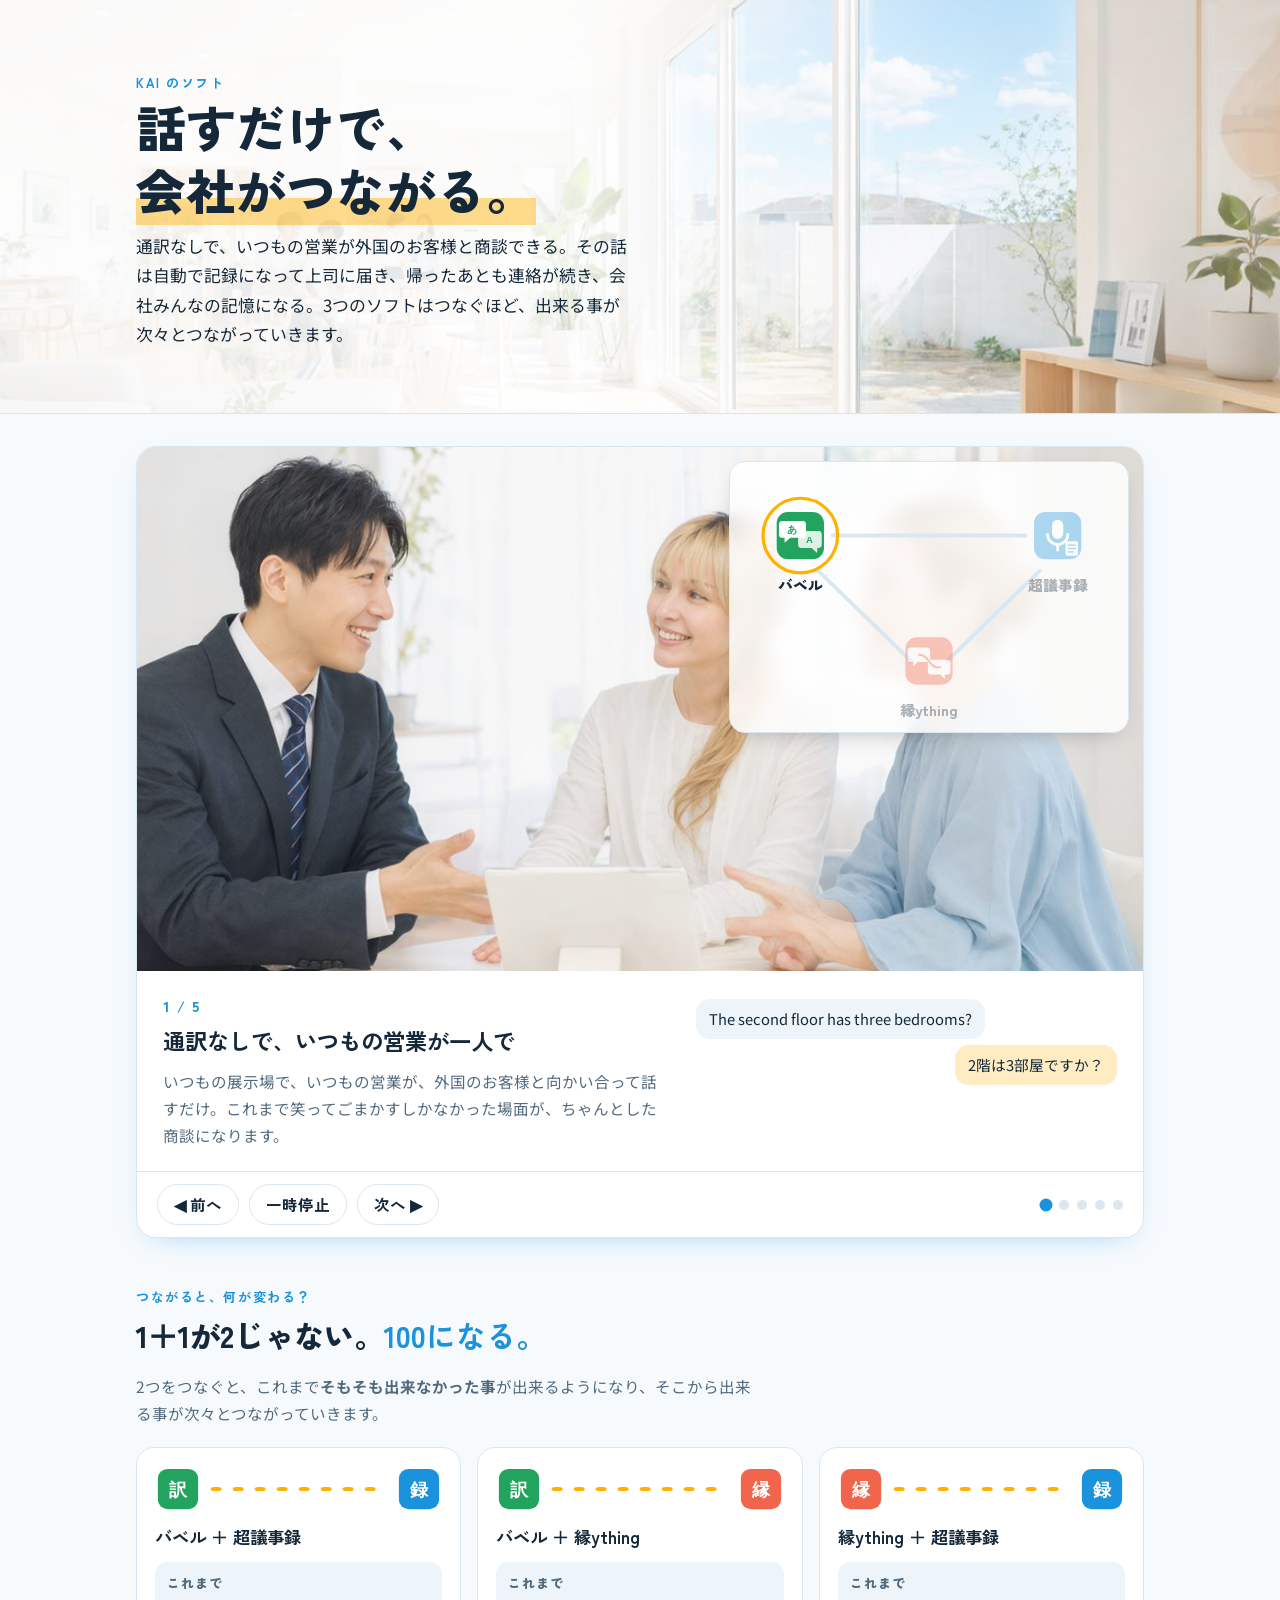
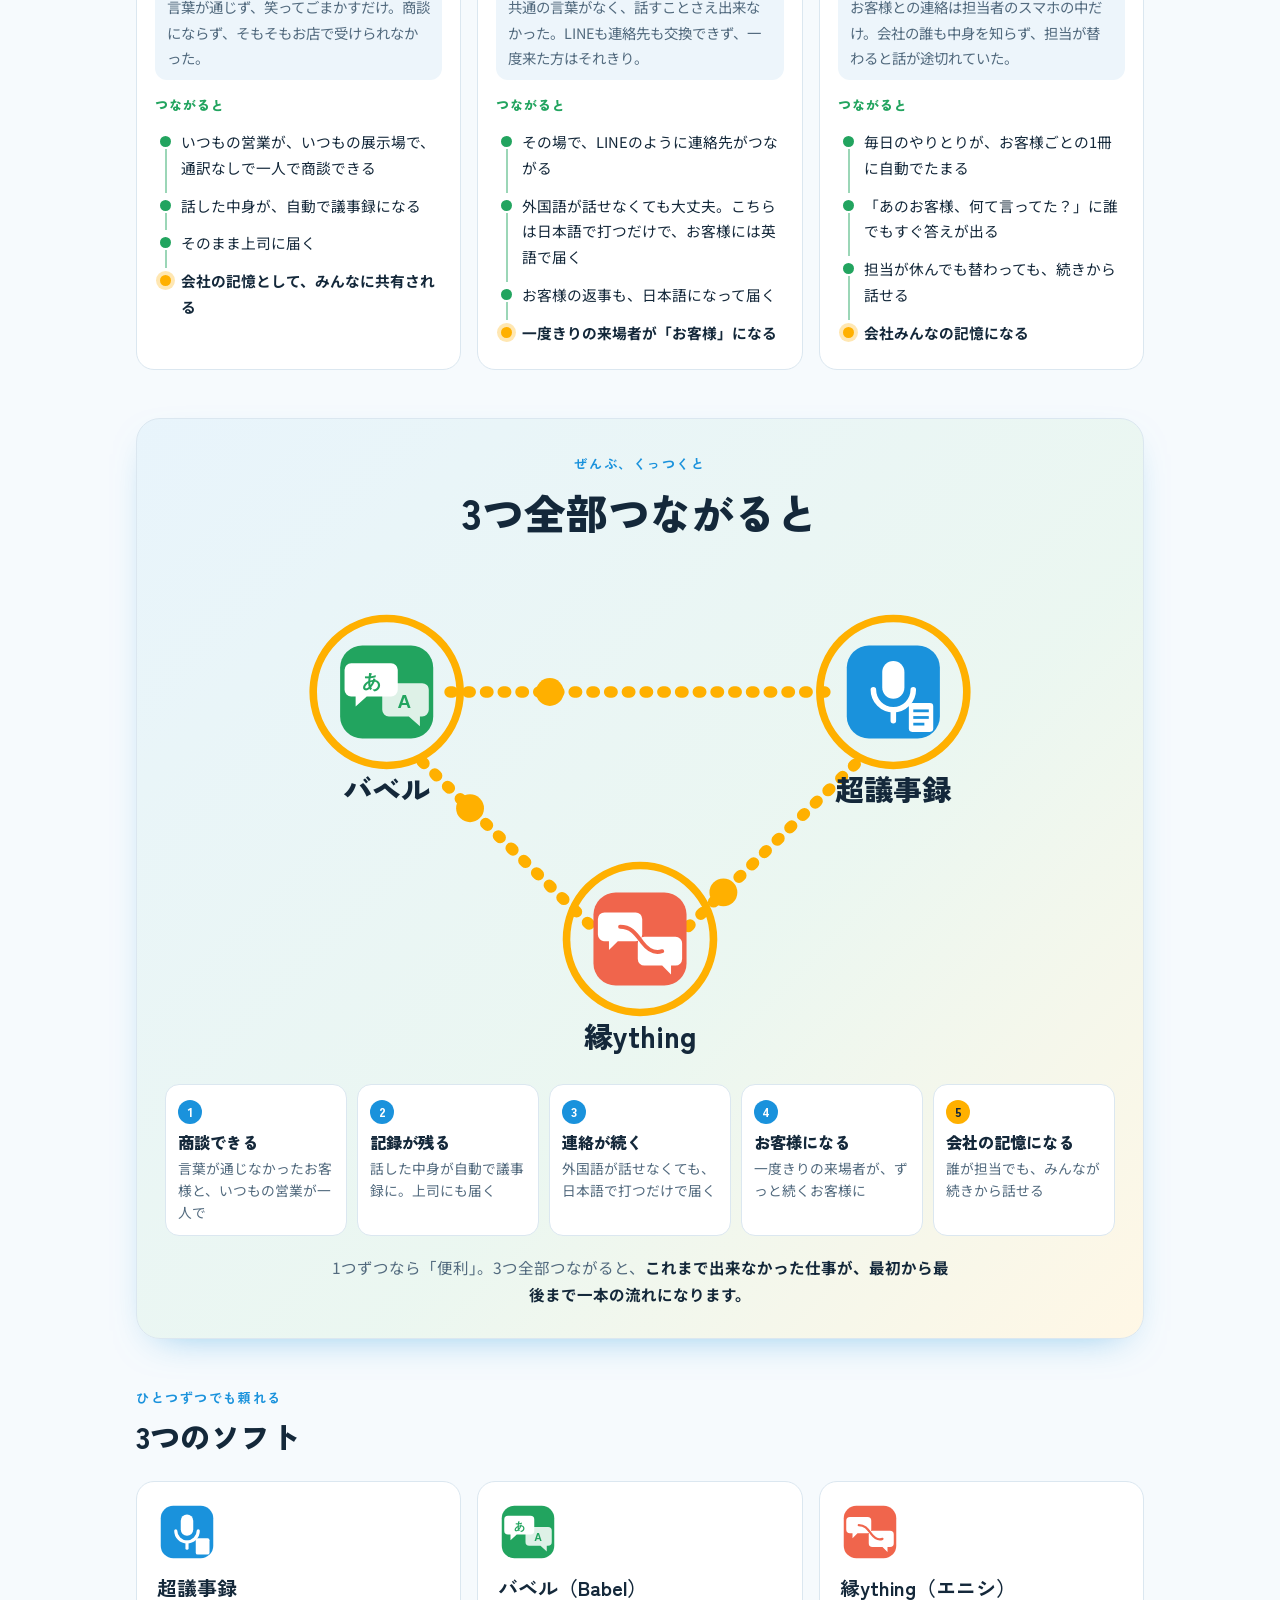
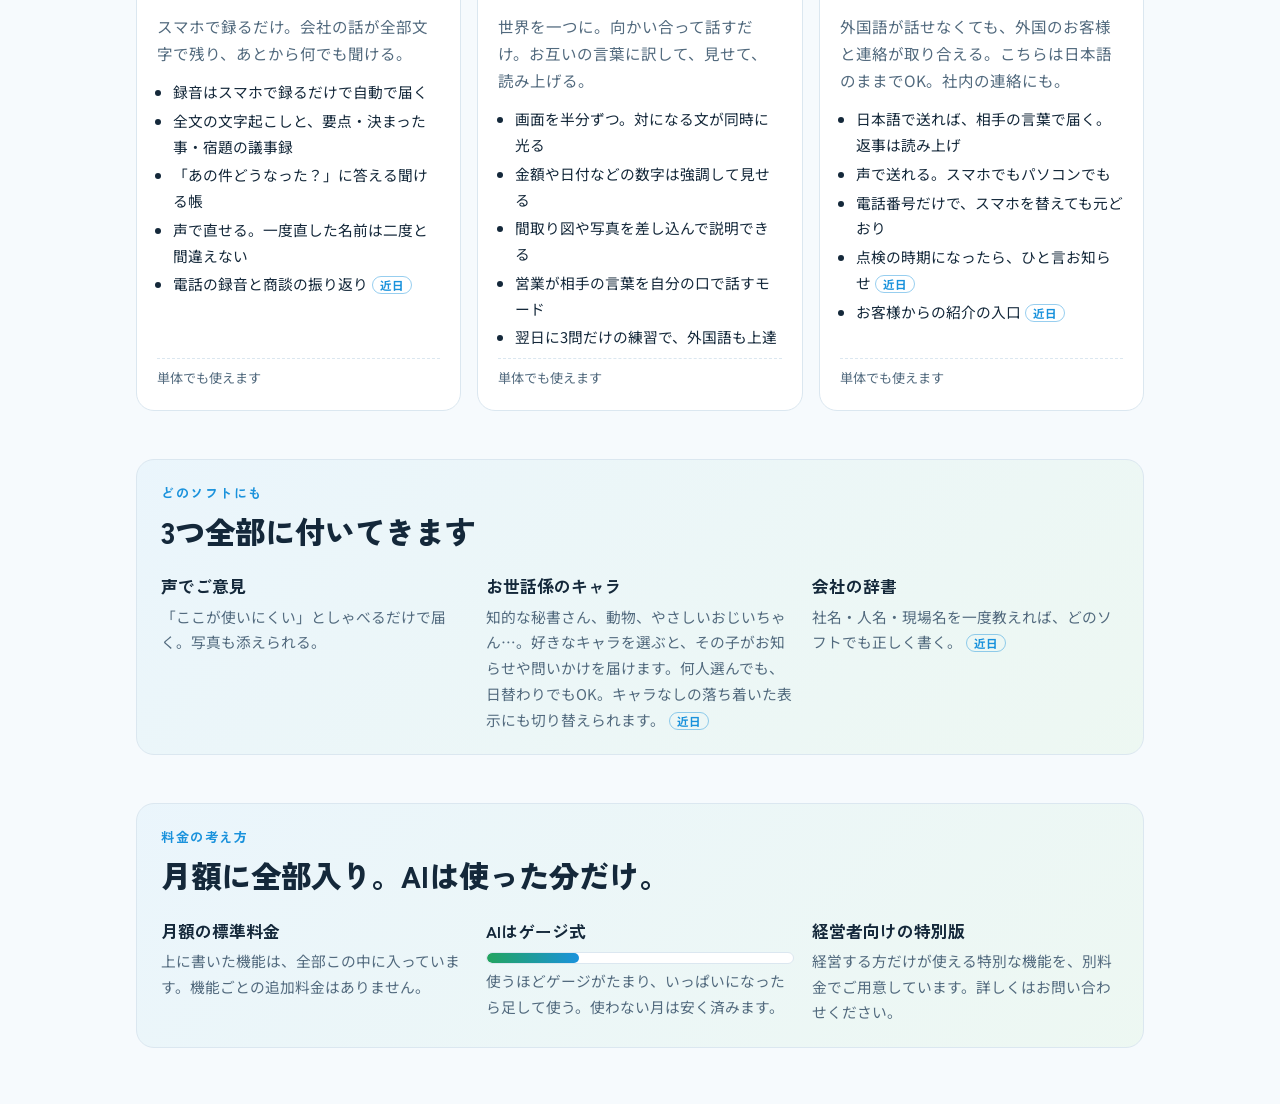
<file: docs/eigyou/4e646e03bf32/index.html>
<!doctype html><html><head><meta charset=utf8><meta name=viewport content="width=device-width,initial-scale=1,viewport-fit=cover"><style>:root{color-scheme:light;box-sizing:border-box;padding-top:env(safe-area-inset-top,0px);padding-bottom:env(safe-area-inset-bottom,0px)}html{scroll-padding-top:env(safe-area-inset-top,0px)}body{margin:0;padding:0;font:14px -apple-system,BlinkMacSystemFont,sans-serif;background:#fff;color:#000}img{max-width:100%}[hidden]:not([hidden=until-found i]){display:none!important}</style></head><body>
<title>話すだけで、会社がつながる</title>
<meta name="claude:viewport-fit-sides" content="cover">
<link rel="stylesheet" href="https://fonts.googleapis.com/css2?family=Zen+Kaku+Gothic+New:wght@500;700;900&family=Noto+Sans+JP:wght@400;500;700&display=swap">
<style>
/* 外向けの紹介ページ（明るい公式の顔）。上＝写真の帯、次＝写真が入れ替わる物語＋小窓のつながり図、中＝1+1が100、下＝ソフトごと・料金 */
:root{
  --bg:#f6fafd; --card:#ffffff; --fg:#14283a; --sub:#526a7e; --line:#dbe7f0; --soft:#edf5fb;
  --sky:#1a92dc; --leaf:#22a45f; --coral:#f0654c; --sun:#ffb000;
  --veil:rgba(255,255,255,.86); --veil2:rgba(255,255,255,0); --glass:rgba(255,255,255,.84);
  --disp:"Zen Kaku Gothic New","Hiragino Sans","Yu Gothic",sans-serif;
  --body:"Noto Sans JP","Hiragino Sans","Yu Gothic",sans-serif;
}
@media (prefers-color-scheme:dark){:root:not([data-theme="light"]){
  --bg:#0e1923; --card:#152330; --fg:#e8f1f8; --sub:#9cb2c4; --line:#283a4a; --soft:#1b2d3c;
  --sky:#5cbcff; --leaf:#4fd08c; --coral:#ff8a76; --sun:#ffc43d;
  --veil:rgba(14,25,35,.86); --veil2:rgba(14,25,35,.05); --glass:rgba(21,35,48,.86); color-scheme:dark}}
:root[data-theme="dark"]{
  --bg:#0e1923; --card:#152330; --fg:#e8f1f8; --sub:#9cb2c4; --line:#283a4a; --soft:#1b2d3c;
  --sky:#5cbcff; --leaf:#4fd08c; --coral:#ff8a76; --sun:#ffc43d;
  --veil:rgba(14,25,35,.86); --veil2:rgba(14,25,35,.05); --glass:rgba(21,35,48,.86); color-scheme:dark}
*{box-sizing:border-box}
body{margin:0;background:var(--bg);color:var(--fg);font-family:var(--body);font-size:15.5px;line-height:1.75}
.in{max-width:1040px;margin:0 auto;padding-left:max(16px,env(safe-area-inset-left,0px));padding-right:max(16px,env(safe-area-inset-right,0px))}
.wrap{padding-block:32px 56px;display:grid;gap:48px}
h1,h2,h3{font-family:var(--disp);margin:0;text-wrap:balance}
h1{font-weight:900;font-size:clamp(2rem,5.4vw,3.1rem);line-height:1.28}
h2{font-weight:900;font-size:clamp(1.4rem,3.6vw,1.9rem)}
.eyebrow{font-family:var(--disp);font-weight:700;color:var(--sky);letter-spacing:.12em;font-size:.82rem}
.lead{color:var(--sub);margin:10px 0 0;max-width:40em}

/* 上の写真の帯 */
.hero{position:relative;background:var(--soft) url("img/hero.jpg") center/cover no-repeat;border-bottom:1px solid var(--line)}
.hero::before{content:"";position:absolute;inset:0;background:linear-gradient(100deg,var(--veil) 0%,var(--veil) 42%,var(--veil2) 78%)}
.hero .in{position:relative;padding-block:72px 64px}
.hero .lead{color:var(--fg);font-size:1.05rem;max-width:30em}
.hero h1 em{font-style:normal;background:linear-gradient(transparent 62%,color-mix(in srgb,var(--sun) 45%,transparent) 62%)}

/* 物語：写真が入れ替わり、小窓のつながり図が光る */
.story{background:var(--card);border:1px solid var(--line);border-radius:20px;overflow:hidden;box-shadow:0 10px 30px -18px color-mix(in srgb,var(--sky) 55%,transparent)}
.ph{position:relative;aspect-ratio:1152/600;max-width:100%;overflow:hidden;background:var(--soft)}
.ph img{position:absolute;inset:0;width:100%;height:100%;object-fit:cover;opacity:0;transform:scale(1);transition:opacity 1.2s ease,transform 0s 1.2s}
.ph img.on{opacity:1;transform:scale(1.08);transition:opacity 1.2s ease,transform 7s linear}
.mapwin{position:absolute;top:14px;right:14px;width:min(40%,400px);background:var(--glass);backdrop-filter:blur(8px);-webkit-backdrop-filter:blur(8px);border:1px solid var(--line);border-radius:16px;box-shadow:0 8px 24px -12px rgba(0,0,0,.35)}
.mapwin svg{width:100%;height:auto;display:block;padding:6px}
.node .ring{fill:none;stroke:var(--sun);stroke-width:5;opacity:0;transition:opacity .4s}
.node.on .ring{opacity:1}
.node{transition:opacity .4s}
.dim .node:not(.on){opacity:.35}
.lk{fill:none;stroke:var(--line);stroke-width:6;stroke-linecap:round;transition:stroke .4s}
.lk.on{stroke:var(--sun);stroke-dasharray:2 12;animation:flow 1s linear infinite}
@keyframes flow{to{stroke-dashoffset:-14}}
.dot{fill:var(--sun)}
.nlabel{font-family:var(--disp);font-weight:900;font-size:23px;fill:var(--fg)}
.cap{display:grid;grid-template-columns:1.2fr 1fr;gap:10px 28px;padding:22px 26px;align-items:start}
.cap>*{min-width:0}
.cap .no{font-family:var(--disp);font-weight:900;color:var(--sky);font-size:.9rem;letter-spacing:.1em}
.cap h3{font-size:1.4rem;margin:2px 0 8px}
.cap p{margin:0;color:var(--sub)}
.bub{display:grid;gap:6px;align-content:center;padding-top:6px}
.bub span{display:block;background:var(--soft);border-radius:14px;padding:7px 13px;font-size:.92rem;width:fit-content;max-width:100%}
.bub span.r{justify-self:end;background:color-mix(in srgb,var(--sun) 24%,var(--card))}
.ctrl{display:flex;align-items:center;gap:10px;padding:12px 20px;border-top:1px solid var(--line);flex-wrap:wrap}
.ctrl button{font:inherit;font-family:var(--disp);font-weight:700;border:1px solid var(--line);background:var(--card);color:var(--fg);border-radius:999px;padding:6px 16px;cursor:pointer}
.ctrl button:hover,.ctrl button:focus-visible{border-color:var(--sky);outline:none}
.pips{display:flex;gap:8px;margin-left:auto}
.pips i{width:10px;height:10px;border-radius:50%;background:var(--line);cursor:pointer;transition:background .3s,transform .3s}
.pips i.on{background:var(--sky);transform:scale(1.3)}

/* 1+1が100 */
.big{font-family:var(--disp);font-weight:900}
.big b{color:var(--sky)}
.pairs{display:grid;grid-template-columns:repeat(3,1fr);gap:16px;margin-top:20px}
.pair{background:var(--card);border:1px solid var(--line);border-radius:18px;padding:18px;display:flex;flex-direction:column;gap:10px;min-width:0}
.duo{display:flex;align-items:center;gap:6px}
.duo svg.ic{width:46px;height:46px;flex:none}
.duo svg.wire{flex:1;height:14px;min-width:30px}
.duo svg.wire line{stroke:var(--sun);stroke-width:4;stroke-linecap:round;stroke-dasharray:2 10;animation:flow 1s linear infinite}
.pair h3{font-size:1.08rem}
.lbl{font-family:var(--disp);font-weight:900;font-size:.8rem;letter-spacing:.08em}
.before{background:var(--soft);border-radius:12px;padding:10px 12px;font-size:.9rem;color:var(--sub)}
.before .lbl{color:var(--sub);display:block}
.after .lbl{color:var(--leaf)}
.chain{list-style:none;margin:6px 0 0;padding:0;display:grid;gap:0;font-size:.92rem}
.chain li{position:relative;padding:6px 0 6px 26px}
.chain li::before{content:"";position:absolute;left:5px;top:13px;width:11px;height:11px;border-radius:50%;background:var(--leaf)}
.chain li:not(:last-child)::after{content:"";position:absolute;left:10px;top:26px;bottom:-6px;width:2px;background:color-mix(in srgb,var(--leaf) 45%,transparent)}
.chain li:last-child{font-weight:700}
.chain li:last-child::before{background:var(--sun);box-shadow:0 0 0 4px color-mix(in srgb,var(--sun) 30%,transparent)}

/* ソフトごと */
.apps{display:grid;grid-template-columns:repeat(3,1fr);gap:16px;margin-top:18px}
.app{background:var(--card);border:1px solid var(--line);border-radius:18px;padding:20px;display:flex;flex-direction:column;gap:8px;min-width:0}
.app svg{width:60px;height:60px}
.app h3{font-size:1.25rem}
.app .one{color:var(--sub);margin:0}
.app ul{margin:4px 0 0;padding-left:1.1em;display:grid;gap:3px;font-size:.92rem}
.app .solo{margin-top:auto;font-size:.82rem;color:var(--sub);border-top:1px dashed var(--line);padding-top:8px}
.soon{font-size:.72rem;font-weight:700;color:var(--sky);border:1px solid color-mix(in srgb,var(--sky) 45%,transparent);border-radius:999px;padding:0 7px;margin-left:4px;white-space:nowrap}

.band{background:linear-gradient(135deg,color-mix(in srgb,var(--sky) 9%,var(--card)),color-mix(in srgb,var(--leaf) 8%,var(--card)));border:1px solid var(--line);border-radius:18px;padding:22px 24px}
.grid3{display:grid;grid-template-columns:repeat(3,1fr);gap:18px;margin-top:14px}
.grid3>*{min-width:0}
.grid3 h3{font-size:1.05rem;margin-bottom:2px}
.grid3 p{margin:0;color:var(--sub);font-size:.92rem}
.gauge{height:12px;border-radius:6px;background:var(--card);overflow:hidden;margin:6px 0 4px;border:1px solid var(--line)}
.gauge b{display:block;height:100%;width:30%;background:linear-gradient(90deg,var(--leaf),var(--sky));border-radius:6px;animation:fill 5s ease-in-out infinite alternate}
@keyframes fill{to{width:85%}}

/* 3つ全部つながる：横いっぱいの大きな段 */
.all{background:linear-gradient(135deg,color-mix(in srgb,var(--sky) 10%,var(--card)),color-mix(in srgb,var(--leaf) 9%,var(--card)) 60%,color-mix(in srgb,var(--sun) 10%,var(--card)));border:1px solid var(--line);border-radius:24px;padding:34px 28px 30px;text-align:center;box-shadow:0 14px 40px -22px color-mix(in srgb,var(--sky) 60%,transparent)}
.all h2{font-size:clamp(1.7rem,4.6vw,2.6rem)}
.allmap{max-width:760px;margin:10px auto 0}
.allmap svg{width:100%;height:auto;display:block}
.allmap .ring{stroke-width:6}
.allmap .lk.on{stroke-width:9}
.allflow{list-style:none;margin:18px 0 0;padding:0;display:grid;grid-template-columns:repeat(5,1fr);gap:10px;counter-reset:f;text-align:left}
.allflow li{position:relative;background:var(--card);border:1px solid var(--line);border-radius:14px;padding:12px 12px 12px;min-width:0;counter-increment:f}
.allflow li::before{content:counter(f);display:inline-grid;place-items:center;width:24px;height:24px;border-radius:50%;background:var(--sky);color:#fff;font-family:var(--disp);font-weight:900;font-size:.8rem;margin-bottom:4px}
.allflow li:last-child::before{background:var(--sun);color:#14283a}
.allflow b{display:block;font-family:var(--disp);font-weight:900;font-size:1.02rem}
.allflow span{display:block;color:var(--sub);font-size:.86rem;line-height:1.6}
.allnote{margin:18px auto 0;max-width:40em;color:var(--sub)}
.allnote b{color:var(--fg)}

@media (max-width:760px){
  .hero .in{padding-block:48px 44px}
  .hero::before{background:linear-gradient(180deg,var(--veil) 0%,var(--veil) 100%)}
  .ph{aspect-ratio:auto;padding-top:62.5%;overflow:visible}
  .ph img{height:auto;bottom:auto;aspect-ratio:1152/720}
  .ph{clip-path:inset(0 round 0)}
  .mapwin{position:static;width:auto;margin:12px 12px 0;backdrop-filter:none;-webkit-backdrop-filter:none;background:var(--soft);box-shadow:none}
  .cap{grid-template-columns:1fr;padding:14px 18px 20px}
  .pairs,.apps,.grid3{grid-template-columns:1fr}
  .all{padding:24px 14px 22px}
  .allmap{margin:4px -6px 0}
  .allflow{grid-template-columns:1fr 1fr}
  .allflow li:last-child{grid-column:1/-1}
}
@media (prefers-reduced-motion:reduce){*{animation:none!important;transition:none!important}.ph img.on{transform:none}}
</style>

<header class="hero">
  <div class="in">
    <div class="eyebrow">KAI のソフト</div>
    <h1>話すだけで、<br><em>会社がつながる。</em></h1>
    <p class="lead">通訳なしで、いつもの営業が外国のお客様と商談できる。その話は自動で記録になって上司に届き、帰ったあとも連絡が続き、会社みんなの記憶になる。3つのソフトはつなぐほど、出来る事が次々とつながっていきます。</p>
  </div>
</header>

<div class="in wrap">

<section class="story" aria-label="ある一日の流れ">
  <div class="ph" id="ph">
    <img src="img/s1.jpg" alt="展示場で営業が外国のお客様2人とタブレットを囲んで笑顔で話している">
    <img src="img/s2.jpg" alt="机の上でスマホが商談を録音している">
    <img src="img/s3.jpg" alt="自宅のソファで外国の女性がスマホのメッセージを見て微笑んでいる">
    <img src="img/s4.jpg" alt="事務所で社員がノートパソコンでお客様の記録を見ている">
    <img src="img/s5.jpg" alt="営業と同僚がスマホを見て満足そうにしている">
    <div class="mapwin">
    <svg id="map" viewBox="0 0 600 400" role="img" aria-label="バベル・超議事録・縁ythingの3つが線でつながる図">
      <path id="L-ts" class="lk" d="M150 105 L450 105"/>
      <path id="L-te" class="lk" d="M128 160 L272 300"/>
      <path id="L-es" class="lk" d="M328 300 L472 160"/>
      <g class="node" id="N-t" transform="translate(100 105)">
        <circle class="ring" r="58"/>
        <g transform="translate(-42 -42) scale(.875)"><rect x="6" y="6" width="84" height="84" rx="20" fill="var(--leaf)"/><path d="M16 22h36a6 6 0 0 1 6 6v18a6 6 0 0 1-6 6H30l-10 9v-9h-4a6 6 0 0 1-6-6V28a6 6 0 0 1 6-6z" fill="#fff"/><text x="34" y="44" font-size="17" font-weight="700" text-anchor="middle" fill="var(--leaf)" font-family="sans-serif">あ</text><path d="M80 40H50a6 6 0 0 0-6 6v18a6 6 0 0 0 6 6h18l10 9v-9h2a6 6 0 0 0 6-6V46a6 6 0 0 0-6-6z" fill="#fff" opacity=".85"/><text x="64" y="62" font-size="17" font-weight="700" text-anchor="middle" fill="var(--leaf)" font-family="sans-serif">A</text></g>
        <text class="nlabel" y="86" text-anchor="middle">バベル</text>
      </g>
      <g class="node" id="N-s" transform="translate(500 105)">
        <circle class="ring" r="58"/>
        <g transform="translate(-42 -42) scale(.875)"><rect x="6" y="6" width="84" height="84" rx="20" fill="var(--sky)"/><rect x="38" y="20" width="20" height="34" rx="10" fill="#fff"/><path d="M30 46a18 18 0 0 0 36 0" fill="none" stroke="#fff" stroke-width="5" stroke-linecap="round"/><line x1="48" y1="64" x2="48" y2="74" stroke="#fff" stroke-width="5" stroke-linecap="round"/><rect x="62" y="58" width="22" height="26" rx="3" fill="#fff"/><line x1="66" y1="65" x2="80" y2="65" stroke="var(--sky)" stroke-width="2.5"/><line x1="66" y1="71" x2="80" y2="71" stroke="var(--sky)" stroke-width="2.5"/><line x1="66" y1="77" x2="76" y2="77" stroke="var(--sky)" stroke-width="2.5"/></g>
        <text class="nlabel" y="86" text-anchor="middle">超議事録</text>
      </g>
      <g class="node" id="N-e" transform="translate(300 300)">
        <circle class="ring" r="58"/>
        <g transform="translate(-42 -42) scale(.875)"><rect x="6" y="6" width="84" height="84" rx="20" fill="var(--coral)"/><path d="M16 24h28a6 6 0 0 1 6 6v14a6 6 0 0 1-6 6H28l-8 8v-8h-4a6 6 0 0 1-6-6V30a6 6 0 0 1 6-6z" fill="#fff"/><path d="M80 46H52a6 6 0 0 0-6 6v14a6 6 0 0 0 6 6h16l8 8v-8h4a6 6 0 0 0 6-6V52a6 6 0 0 0-6-6z" fill="#fff"/><path d="M30 37c10 0 14 6 20 14s12 10 18 8" fill="none" stroke="var(--coral)" stroke-width="3.5" stroke-linecap="round"/></g>
        <text class="nlabel" y="86" text-anchor="middle">縁ything</text>
      </g>
      <g id="dots"></g>
    </svg>
    </div>
  </div>
  <div class="cap" aria-live="polite">
    <div>
      <div class="no" id="cNo">1 / 5</div>
      <h3 id="cT"></h3>
      <p id="cP"></p>
    </div>
    <div class="bub" id="cB"></div>
  </div>
  <div class="ctrl">
    <button id="prev" aria-label="前へ">◀ 前へ</button>
    <button id="play">一時停止</button>
    <button id="next" aria-label="次へ">次へ ▶</button>
    <div class="pips" id="pips"></div>
  </div>
</section>

<section>
  <div class="eyebrow">つながると、何が変わる？</div>
  <h2 class="big">1＋1が2じゃない。<b>100になる。</b></h2>
  <p class="lead">2つをつなぐと、これまで<b>そもそも出来なかった事</b>が出来るようになり、そこから出来る事が次々とつながっていきます。</p>
  <div class="pairs">
    <div class="pair">
      <div class="duo"><svg class="ic" viewBox="0 0 96 96" aria-hidden="true"><rect x="6" y="6" width="84" height="84" rx="20" fill="var(--leaf)"/><text x="48" y="62" font-size="38" font-weight="700" text-anchor="middle" fill="#fff" font-family="sans-serif">訳</text></svg><svg class="wire" viewBox="0 0 100 14" preserveAspectRatio="none" aria-hidden="true"><line x1="4" y1="7" x2="96" y2="7"/></svg><svg class="ic" viewBox="0 0 96 96" aria-hidden="true"><rect x="6" y="6" width="84" height="84" rx="20" fill="var(--sky)"/><text x="48" y="62" font-size="38" font-weight="700" text-anchor="middle" fill="#fff" font-family="sans-serif">録</text></svg></div>
      <h3>バベル ＋ 超議事録</h3>
      <div class="before"><span class="lbl">これまで</span>言葉が通じず、笑ってごまかすだけ。商談にならず、そもそもお店で受けられなかった。</div>
      <div class="after"><span class="lbl">つながると</span>
        <ol class="chain">
          <li>いつもの営業が、いつもの展示場で、通訳なしで一人で商談できる</li>
          <li>話した中身が、自動で議事録になる</li>
          <li>そのまま上司に届く</li>
          <li>会社の記憶として、みんなに共有される</li>
        </ol>
      </div>
    </div>
    <div class="pair">
      <div class="duo"><svg class="ic" viewBox="0 0 96 96" aria-hidden="true"><rect x="6" y="6" width="84" height="84" rx="20" fill="var(--leaf)"/><text x="48" y="62" font-size="38" font-weight="700" text-anchor="middle" fill="#fff" font-family="sans-serif">訳</text></svg><svg class="wire" viewBox="0 0 100 14" preserveAspectRatio="none" aria-hidden="true"><line x1="4" y1="7" x2="96" y2="7"/></svg><svg class="ic" viewBox="0 0 96 96" aria-hidden="true"><rect x="6" y="6" width="84" height="84" rx="20" fill="var(--coral)"/><text x="48" y="62" font-size="38" font-weight="700" text-anchor="middle" fill="#fff" font-family="sans-serif">縁</text></svg></div>
      <h3>バベル ＋ 縁ything</h3>
      <div class="before"><span class="lbl">これまで</span>共通の言葉がなく、話すことさえ出来なかった。LINEも連絡先も交換できず、一度来た方はそれきり。</div>
      <div class="after"><span class="lbl">つながると</span>
        <ol class="chain">
          <li>その場で、LINEのように連絡先がつながる</li>
          <li>外国語が話せなくても大丈夫。こちらは日本語で打つだけで、お客様には英語で届く</li>
          <li>お客様の返事も、日本語になって届く</li>
          <li>一度きりの来場者が「お客様」になる</li>
        </ol>
      </div>
    </div>
    <div class="pair">
      <div class="duo"><svg class="ic" viewBox="0 0 96 96" aria-hidden="true"><rect x="6" y="6" width="84" height="84" rx="20" fill="var(--coral)"/><text x="48" y="62" font-size="38" font-weight="700" text-anchor="middle" fill="#fff" font-family="sans-serif">縁</text></svg><svg class="wire" viewBox="0 0 100 14" preserveAspectRatio="none" aria-hidden="true"><line x1="4" y1="7" x2="96" y2="7"/></svg><svg class="ic" viewBox="0 0 96 96" aria-hidden="true"><rect x="6" y="6" width="84" height="84" rx="20" fill="var(--sky)"/><text x="48" y="62" font-size="38" font-weight="700" text-anchor="middle" fill="#fff" font-family="sans-serif">録</text></svg></div>
      <h3>縁ything ＋ 超議事録</h3>
      <div class="before"><span class="lbl">これまで</span>お客様との連絡は担当者のスマホの中だけ。会社の誰も中身を知らず、担当が替わると話が途切れていた。</div>
      <div class="after"><span class="lbl">つながると</span>
        <ol class="chain">
          <li>毎日のやりとりが、お客様ごとの1冊に自動でたまる</li>
          <li>「あのお客様、何て言ってた？」に誰でもすぐ答えが出る</li>
          <li>担当が休んでも替わっても、続きから話せる</li>
          <li>会社みんなの記憶になる</li>
        </ol>
      </div>
    </div>
  </div>
</section>

<section class="all" aria-labelledby="allT">
  <div class="eyebrow">ぜんぶ、くっつくと</div>
  <h2 class="big" id="allT">3つ全部つながると</h2>
  <div class="allmap">
    <svg id="allmap" viewBox="0 0 600 400" role="img" aria-label="バベル・超議事録・縁ythingの3つが全部つながった図">
      <path id="A-L-ts" class="lk on" d="M150 105 L450 105"/>
      <path id="A-L-te" class="lk on" d="M128 160 L272 300"/>
      <path id="A-L-es" class="lk on" d="M328 300 L472 160"/>
      <g class="node on" id="A-N-t" transform="translate(100 105)">
        <circle class="ring" r="58"/>
        <g transform="translate(-42 -42) scale(.875)"><rect x="6" y="6" width="84" height="84" rx="20" fill="var(--leaf)"/><path d="M16 22h36a6 6 0 0 1 6 6v18a6 6 0 0 1-6 6H30l-10 9v-9h-4a6 6 0 0 1-6-6V28a6 6 0 0 1 6-6z" fill="#fff"/><text x="34" y="44" font-size="17" font-weight="700" text-anchor="middle" fill="var(--leaf)" font-family="sans-serif">あ</text><path d="M80 40H50a6 6 0 0 0-6 6v18a6 6 0 0 0 6 6h18l10 9v-9h2a6 6 0 0 0 6-6V46a6 6 0 0 0-6-6z" fill="#fff" opacity=".85"/><text x="64" y="62" font-size="17" font-weight="700" text-anchor="middle" fill="var(--leaf)" font-family="sans-serif">A</text></g>
        <text class="nlabel" y="86" text-anchor="middle">バベル</text>
      </g>
      <g class="node on" id="A-N-s" transform="translate(500 105)">
        <circle class="ring" r="58"/>
        <g transform="translate(-42 -42) scale(.875)"><rect x="6" y="6" width="84" height="84" rx="20" fill="var(--sky)"/><rect x="38" y="20" width="20" height="34" rx="10" fill="#fff"/><path d="M30 46a18 18 0 0 0 36 0" fill="none" stroke="#fff" stroke-width="5" stroke-linecap="round"/><line x1="48" y1="64" x2="48" y2="74" stroke="#fff" stroke-width="5" stroke-linecap="round"/><rect x="62" y="58" width="22" height="26" rx="3" fill="#fff"/><line x1="66" y1="65" x2="80" y2="65" stroke="var(--sky)" stroke-width="2.5"/><line x1="66" y1="71" x2="80" y2="71" stroke="var(--sky)" stroke-width="2.5"/><line x1="66" y1="77" x2="76" y2="77" stroke="var(--sky)" stroke-width="2.5"/></g>
        <text class="nlabel" y="86" text-anchor="middle">超議事録</text>
      </g>
      <g class="node on" id="A-N-e" transform="translate(300 300)">
        <circle class="ring" r="58"/>
        <g transform="translate(-42 -42) scale(.875)"><rect x="6" y="6" width="84" height="84" rx="20" fill="var(--coral)"/><path d="M16 24h28a6 6 0 0 1 6 6v14a6 6 0 0 1-6 6H28l-8 8v-8h-4a6 6 0 0 1-6-6V30a6 6 0 0 1 6-6z" fill="#fff"/><path d="M80 46H52a6 6 0 0 0-6 6v14a6 6 0 0 0 6 6h16l8 8v-8h4a6 6 0 0 0 6-6V52a6 6 0 0 0-6-6z" fill="#fff"/><path d="M30 37c10 0 14 6 20 14s12 10 18 8" fill="none" stroke="var(--coral)" stroke-width="3.5" stroke-linecap="round"/></g>
        <text class="nlabel" y="86" text-anchor="middle">縁ything</text>
      </g>
      <g id="alldots"></g>
    </svg>
  </div>
  <ol class="allflow">
    <li><b>商談できる</b><span>言葉が通じなかったお客様と、いつもの営業が一人で</span></li>
    <li><b>記録が残る</b><span>話した中身が自動で議事録に。上司にも届く</span></li>
    <li><b>連絡が続く</b><span>外国語が話せなくても、日本語で打つだけで届く</span></li>
    <li><b>お客様になる</b><span>一度きりの来場者が、ずっと続くお客様に</span></li>
    <li><b>会社の記憶になる</b><span>誰が担当でも、みんなが続きから話せる</span></li>
  </ol>
  <p class="allnote">1つずつなら「便利」。3つ全部つながると、<b>これまで出来なかった仕事が、最初から最後まで一本の流れになります。</b></p>
</section>

<section>
  <div class="eyebrow">ひとつずつでも頼れる</div>
  <h2>3つのソフト</h2>
  <div class="apps">
    <div class="app">
      <svg viewBox="0 0 96 96" aria-hidden="true"><rect x="6" y="6" width="84" height="84" rx="20" fill="var(--sky)"/><rect x="38" y="20" width="20" height="34" rx="10" fill="#fff"/><path d="M30 46a18 18 0 0 0 36 0" fill="none" stroke="#fff" stroke-width="5" stroke-linecap="round"/><line x1="48" y1="64" x2="48" y2="74" stroke="#fff" stroke-width="5" stroke-linecap="round"/><rect x="62" y="58" width="22" height="26" rx="3" fill="#fff"/></svg>
      <h3>超議事録</h3>
      <p class="one">スマホで録るだけ。会社の話が全部文字で残り、あとから何でも聞ける。</p>
      <ul>
        <li>録音はスマホで録るだけで自動で届く</li>
        <li>全文の文字起こしと、要点・決まった事・宿題の議事録</li>
        <li>「あの件どうなった？」に答える聞ける帳</li>
        <li>声で直せる。一度直した名前は二度と間違えない</li>
        <li>電話の録音と商談の振り返り<span class="soon">近日</span></li>
      </ul>
      <div class="solo">単体でも使えます</div>
    </div>
    <div class="app">
      <svg viewBox="0 0 96 96" aria-hidden="true"><rect x="6" y="6" width="84" height="84" rx="20" fill="var(--leaf)"/><path d="M16 22h36a6 6 0 0 1 6 6v18a6 6 0 0 1-6 6H30l-10 9v-9h-4a6 6 0 0 1-6-6V28a6 6 0 0 1 6-6z" fill="#fff"/><text x="34" y="44" font-size="17" font-weight="700" text-anchor="middle" fill="var(--leaf)" font-family="sans-serif">あ</text><path d="M80 40H50a6 6 0 0 0-6 6v18a6 6 0 0 0 6 6h18l10 9v-9h2a6 6 0 0 0 6-6V46a6 6 0 0 0-6-6z" fill="#fff" opacity=".85"/><text x="64" y="62" font-size="17" font-weight="700" text-anchor="middle" fill="var(--leaf)" font-family="sans-serif">A</text></svg>
      <h3>バベル（Babel）</h3>
      <p class="one">世界を一つに。向かい合って話すだけ。お互いの言葉に訳して、見せて、読み上げる。</p>
      <ul>
        <li>画面を半分ずつ。対になる文が同時に光る</li>
        <li>金額や日付などの数字は強調して見せる</li>
        <li>間取り図や写真を差し込んで説明できる</li>
        <li>営業が相手の言葉を自分の口で話すモード</li>
        <li>翌日に3問だけの練習で、外国語も上達</li>
      </ul>
      <div class="solo">単体でも使えます</div>
    </div>
    <div class="app">
      <svg viewBox="0 0 96 96" aria-hidden="true"><rect x="6" y="6" width="84" height="84" rx="20" fill="var(--coral)"/><path d="M16 24h28a6 6 0 0 1 6 6v14a6 6 0 0 1-6 6H28l-8 8v-8h-4a6 6 0 0 1-6-6V30a6 6 0 0 1 6-6z" fill="#fff"/><path d="M80 46H52a6 6 0 0 0-6 6v14a6 6 0 0 0 6 6h16l8 8v-8h4a6 6 0 0 0 6-6V52a6 6 0 0 0-6-6z" fill="#fff"/><path d="M30 37c10 0 14 6 20 14s12 10 18 8" fill="none" stroke="var(--coral)" stroke-width="3.5" stroke-linecap="round"/></svg>
      <h3>縁ything（エニシ）</h3>
      <p class="one">外国語が話せなくても、外国のお客様と連絡が取り合える。こちらは日本語のままでOK。社内の連絡にも。</p>
      <ul>
        <li>日本語で送れば、相手の言葉で届く。返事は読み上げ</li>
        <li>声で送れる。スマホでもパソコンでも</li>
        <li>電話番号だけで、スマホを替えても元どおり</li>
        <li>点検の時期になったら、ひと言お知らせ<span class="soon">近日</span></li>
        <li>お客様からの紹介の入口<span class="soon">近日</span></li>
      </ul>
      <div class="solo">単体でも使えます</div>
    </div>
  </div>
</section>

<section class="band">
  <div class="eyebrow">どのソフトにも</div>
  <h2>3つ全部に付いてきます</h2>
  <div class="grid3">
    <div><h3>声でご意見</h3><p>「ここが使いにくい」としゃべるだけで届く。写真も添えられる。</p></div>
    <div><h3>お世話係のキャラ</h3><p>知的な秘書さん、動物、やさしいおじいちゃん…。好きなキャラを選ぶと、その子がお知らせや問いかけを届けます。何人選んでも、日替わりでもOK。キャラなしの落ち着いた表示にも切り替えられます。<span class="soon">近日</span></p></div>
    <div><h3>会社の辞書</h3><p>社名・人名・現場名を一度教えれば、どのソフトでも正しく書く。<span class="soon">近日</span></p></div>
  </div>
</section>

<section class="band">
  <div class="eyebrow">料金の考え方</div>
  <h2>月額に全部入り。AIは使った分だけ。</h2>
  <div class="grid3">
    <div><h3>月額の標準料金</h3><p>上に書いた機能は、全部この中に入っています。機能ごとの追加料金はありません。</p></div>
    <div><h3>AIはゲージ式</h3><div class="gauge" aria-hidden="true"><b></b></div><p>使うほどゲージがたまり、いっぱいになったら足して使う。使わない月は安く済みます。</p></div>
    <div><h3>経営者向けの特別版</h3><p>経営する方だけが使える特別な機能を、別料金でご用意しています。詳しくはお問い合わせください。</p></div>
  </div>
</section>

</div>

<script>
// 物語：場面ごとに写真(img)・光る札(n)・流れる線(l)・文
const S=[
 {img:0,n:["t"],l:[],t:"通訳なしで、いつもの営業が一人で",p:"いつもの展示場で、いつもの営業が、外国のお客様と向かい合って話すだけ。これまで笑ってごまかすしかなかった場面が、ちゃんとした商談になります。",b:[["The second floor has three bedrooms?",""],["2階は3部屋ですか？","r"]]},
 {img:1,n:["t","s"],l:[["L-ts"]],t:"話した商談が、そのまま議事録に",p:"訳した会話は、両方の言葉のまま超議事録へ。商談が終わった時には、要点と宿題がもう出来ていて、上司にも届いています。",b:[["要点：2階に3部屋を希望",""],["宿題：来週までに間取り図を送る","r"]]},
 {img:2,n:["t","e"],l:[["L-te"]],t:"その場で連絡先がつながる",p:"言葉が通じず、LINEの交換もできなかったお客様と、その場で縁ythingがつながります。帰ったあとも、外国語が話せなくて大丈夫。こちらは日本語で打つだけで、お客様には相手の言葉で届き、返事は日本語になって届きます。",b:[["間取り図をお送りします。",""],["Here is the floor plan.","r"]]},
 {img:3,n:["e","s"],l:[["L-es"]],t:"やりとりも、会社の記憶へ",p:"帰ったあとの連絡も、同じお客様の1冊に自動でたまります。担当が休んでも替わっても、誰でも続きから話せます。",b:[["会った日・話した事・送った物・もらった返事",""]]},
 {img:4,n:["t","s","e"],l:[["L-ts"],["L-te"],["L-es"]],t:"1＋1が、100になる",p:"通じなかったお客様と商談でき、記録が残り、連絡が続き、お客様になり、会社みんなの記憶になる。つなぐほど、出来る事が増えていきます。",b:[["あのお客様、何を気にしてた？",""],["2階の部屋数と、駅までの近さです。","r"]]}
];
const $=id=>document.getElementById(id);
const map=$("map"),dots=$("dots"),pips=$("pips"),imgs=[...$("ph").querySelectorAll("img")];
let i=0,playing=true,timer=null,raf=null;
S.forEach((_,k)=>{const e=document.createElement("i");e.title=(k+1)+"番目";e.onclick=()=>{go(k);stop()};pips.appendChild(e)});
function esc(s){return s.replace(/[&<>]/g,c=>({"&":"&amp;","<":"&lt;",">":"&gt;"}[c]))}
function go(k){
  i=(k+S.length)%S.length;const s=S[i];
  imgs.forEach((im,j)=>im.classList.toggle("on",j===s.img));
  map.classList.add("dim");
  ["t","s","e"].forEach(x=>$("N-"+x).classList.toggle("on",s.n.includes(x)));
  ["L-ts","L-te","L-es"].forEach(x=>$(x).classList.toggle("on",s.l.some(l=>l[0]===x)));
  $("cNo").textContent=(i+1)+" / "+S.length;$("cT").textContent=s.t;$("cP").textContent=s.p;
  $("cB").innerHTML=s.b.map(b=>'<span class="'+b[1]+'">'+esc(b[0])+'</span>').join("");
  [...pips.children].forEach((e,j)=>e.classList.toggle("on",j===i));
  runDots(s.l);
}
function runDots(ls){
  cancelAnimationFrame(raf);dots.innerHTML="";
  if(matchMedia("(prefers-reduced-motion: reduce)").matches)return;
  const ps=ls.map(l=>{const p=$(l[0]);const c=document.createElementNS("http://www.w3.org/2000/svg","circle");c.setAttribute("r","10");c.setAttribute("class","dot");dots.appendChild(c);return{p,c,L:p.getTotalLength()}});
  const t0=performance.now();
  (function f(t){const u=((t-t0)/1400)%1;ps.forEach(o=>{const q=o.p.getPointAtLength(u*o.L);o.c.setAttribute("cx",q.x);o.c.setAttribute("cy",q.y)});raf=requestAnimationFrame(f)})(t0);
}
function start(){clearInterval(timer);timer=setInterval(()=>go(i+1),6000);playing=true;$("play").textContent="一時停止"}
function stop(){clearInterval(timer);playing=false;$("play").textContent="自動で見る"}
$("prev").onclick=()=>{go(i-1);stop()};$("next").onclick=()=>{go(i+1);stop()};
$("play").onclick=()=>playing?stop():start();
go(0);start();

// 3つ全部つながる段：点を3本の線にずっと流す
(function(){
  const box=$("alldots");if(!box||matchMedia("(prefers-reduced-motion: reduce)").matches)return;
  const ps=["A-L-ts","A-L-te","A-L-es"].map(id=>{const p=$(id);const c=document.createElementNS("http://www.w3.org/2000/svg","circle");c.setAttribute("r","11");c.setAttribute("class","dot");box.appendChild(c);return{p,c,L:p.getTotalLength()}});
  const t0=performance.now();
  (function f(t){const u=((t-t0)/1600)%1;ps.forEach(o=>{const q=o.p.getPointAtLength(u*o.L);o.c.setAttribute("cx",q.x);o.c.setAttribute("cy",q.y)});requestAnimationFrame(f)})(t0);
})();
</script>

</body></html>
</file>
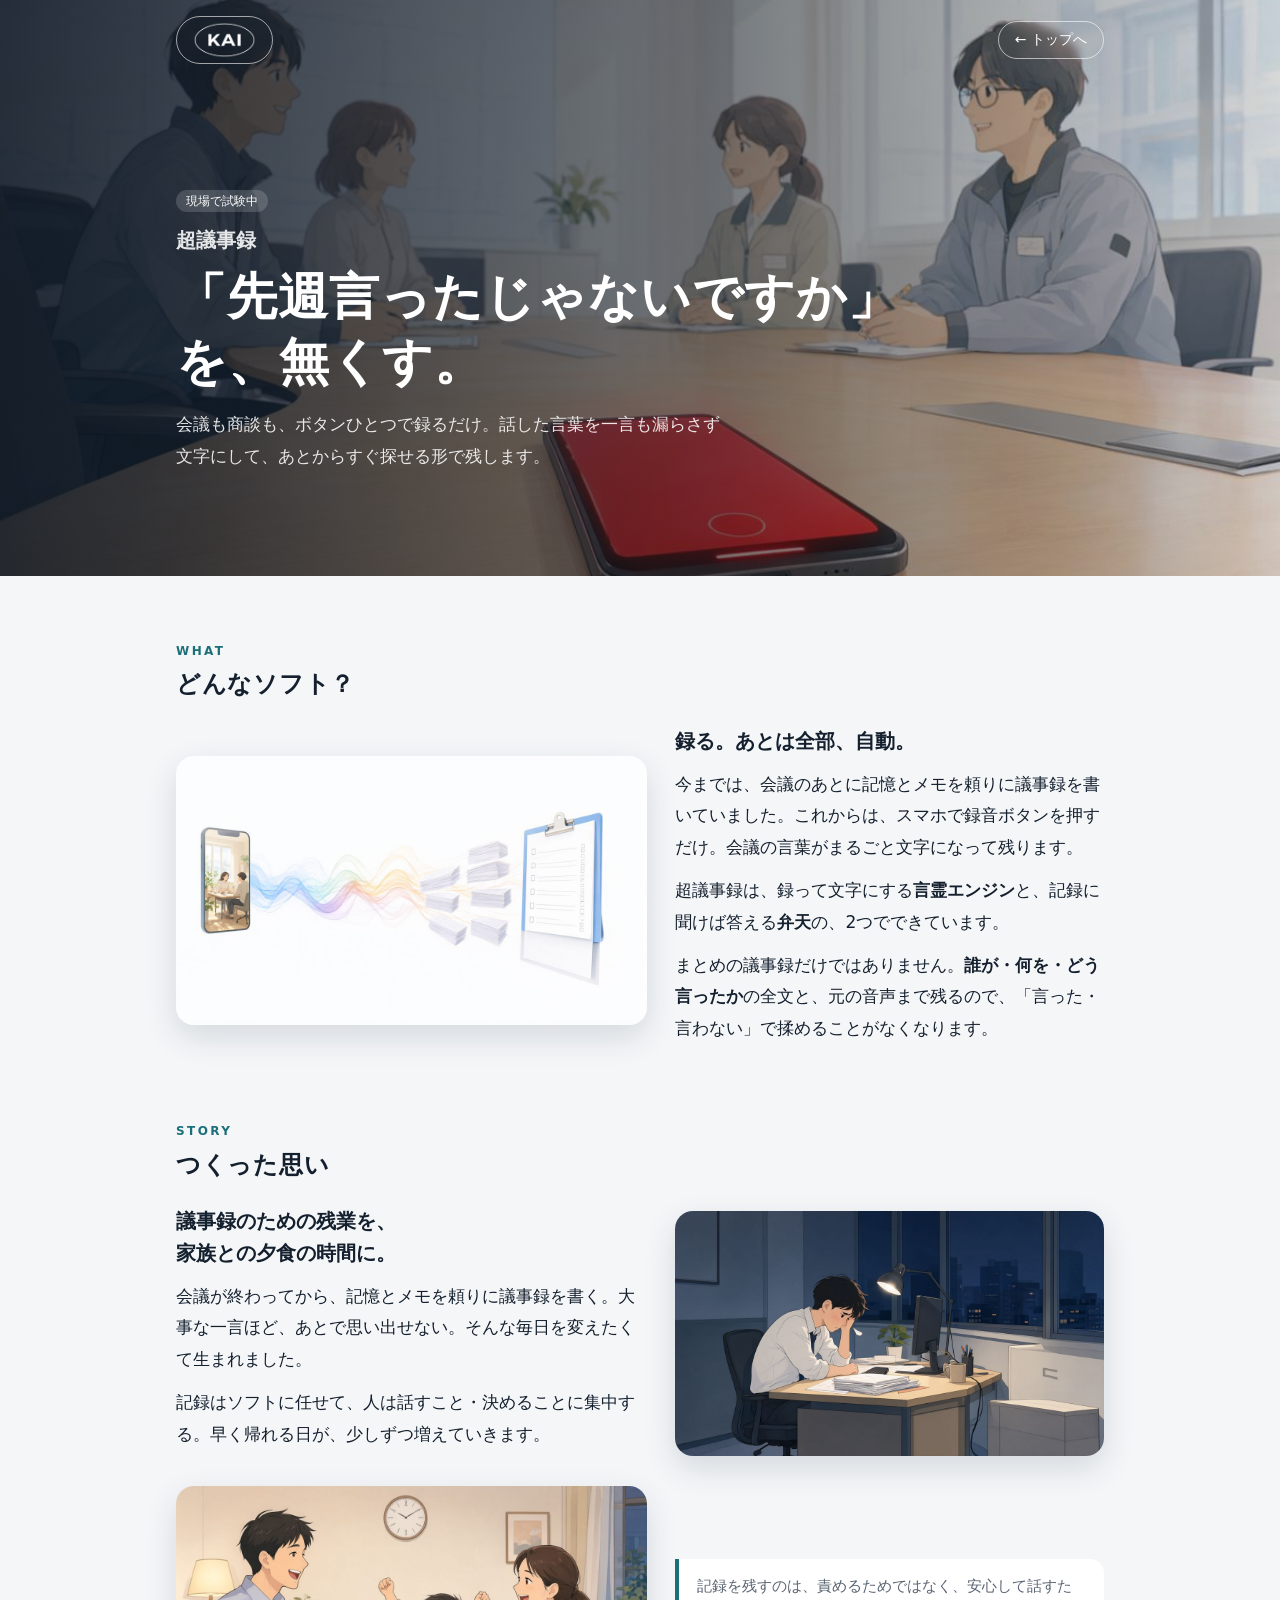
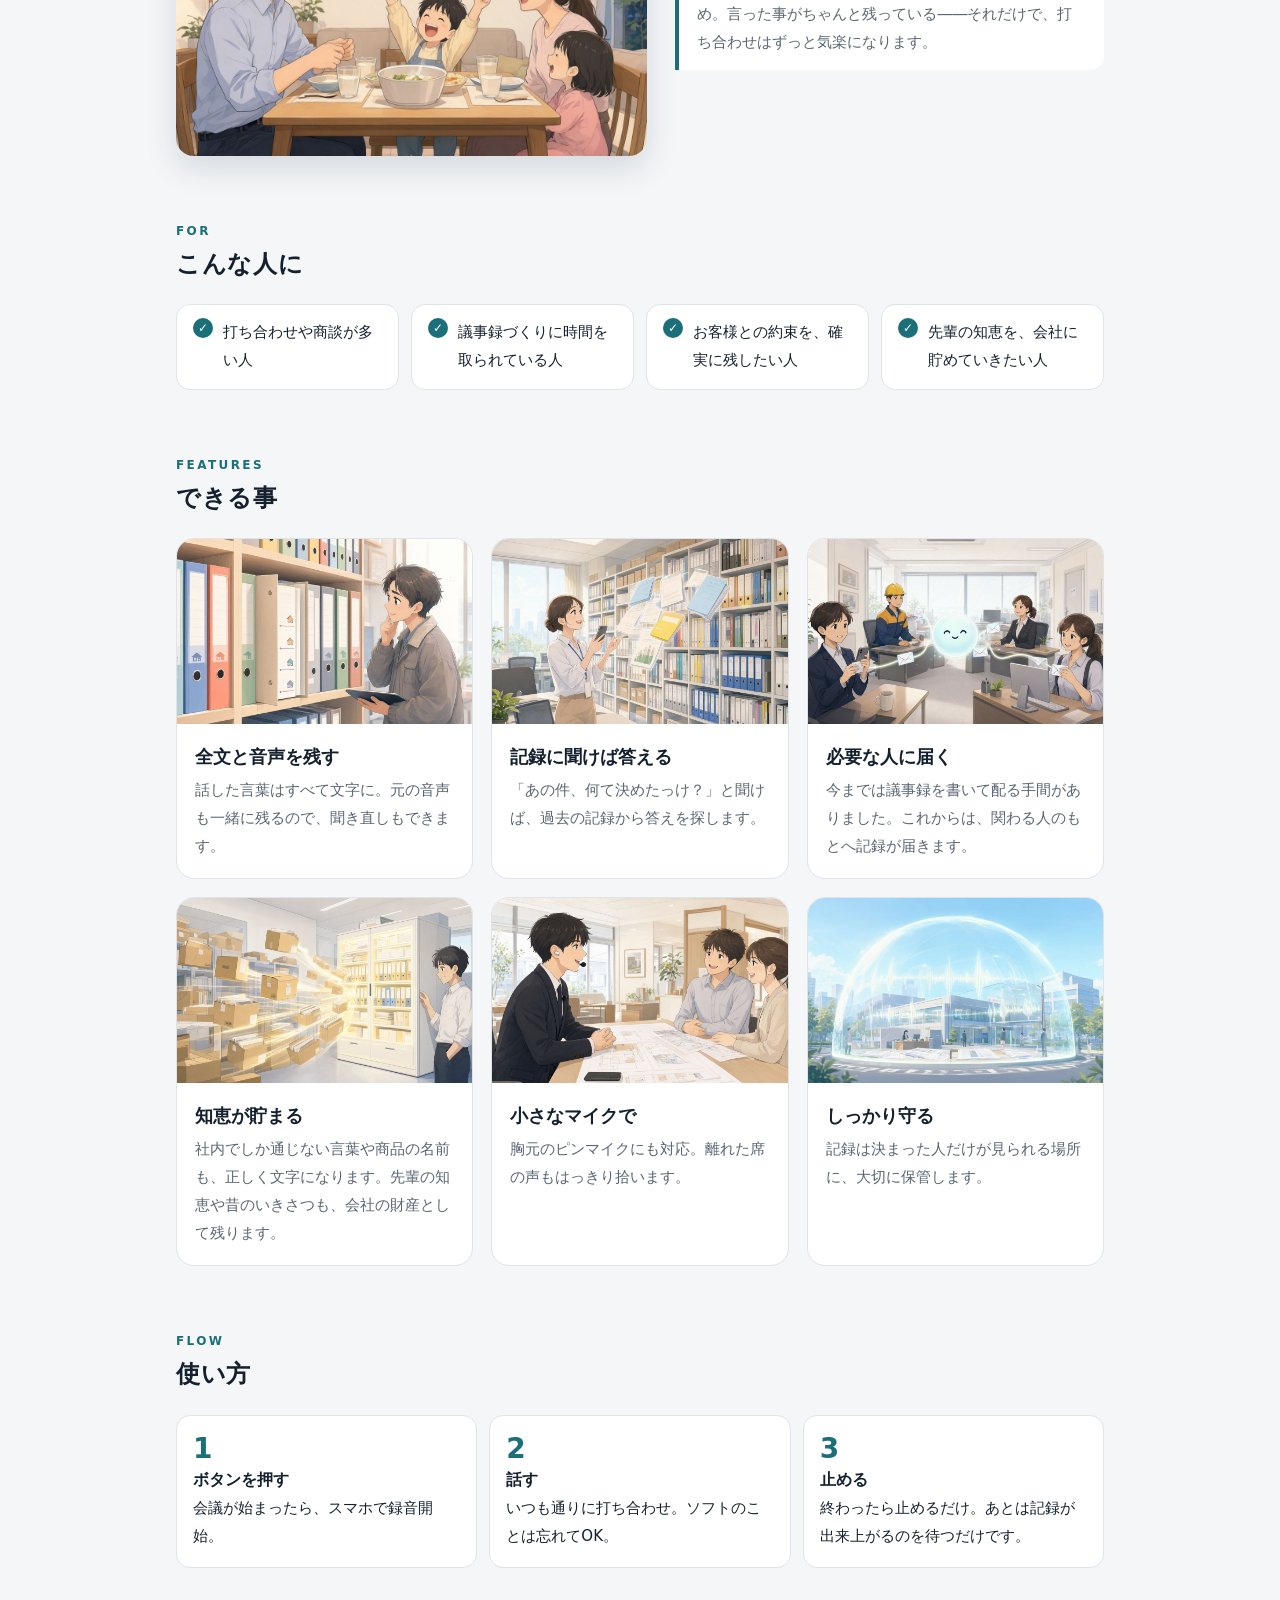
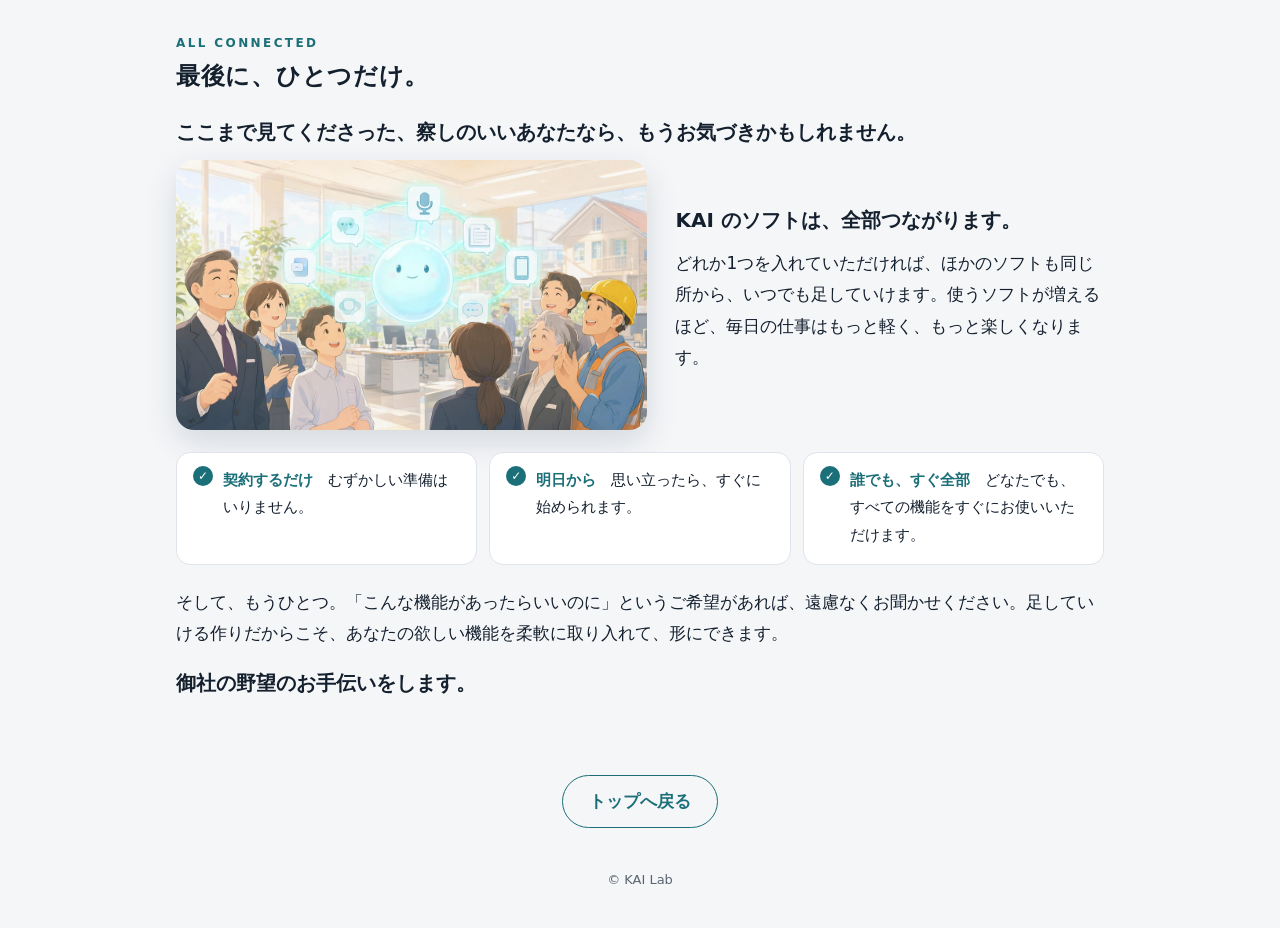
<file: docs/gijiroku.html>
<!doctype html>
<html lang="ja">
<head>
<meta charset="utf-8">
<meta name="viewport" content="width=device-width,initial-scale=1">
<title>超議事録 ｜ KAI Lab</title>
<meta name="description" content="ボタンひとつで録るだけ。会議の言葉を一言も漏らさず文字にして残し、あとから聞けば記録から答える「超議事録」。">
<meta property="og:image" content="https://madbrolabs.github.io/kai-shain/img/p/giji_hyoushi.jpg">
<link rel="icon" href="img/kai_logo_s.png">
<link rel="stylesheet" href="seihin.css">
</head>
<body>
<header class="hero" style="background-image:url(img/p/giji_hyoushi.jpg)">
<div class="w">
<nav><a href="./" title="トップへ戻る"><img src="img/kai_logo_shiro_s.png" alt="KAI"></a><span class="sp"></span><a href="./">← トップへ</a></nav>
<div class="hero-in">
<span class="tag">現場で試験中</span>
<p style="font-weight:800;font-size:1.15em;margin:.4em 0 0">超議事録</p>
<h1>「先週言ったじゃないですか」<br>を、無くす。</h1>
<p>会議も商談も、ボタンひとつで録るだけ。話した言葉を一言も漏らさず文字にして、あとからすぐ探せる形で残します。</p>
</div>
</div>
</header>
<main class="w">

<h2><small>WHAT</small>どんなソフト？</h2>
<div class="dan">
<div class="e"><img src="img/p/giji_jidou.jpg" alt="スマホで録った声が、自動で文字の記録になる" loading="lazy"></div>
<div>
<p class="big">録る。あとは全部、自動。</p>
<p>今までは、会議のあとに記憶とメモを頼りに議事録を書いていました。これからは、スマホで録音ボタンを押すだけ。会議の言葉がまるごと文字になって残ります。</p>
<p>超議事録は、録って文字にする<b>言霊エンジン</b>と、記録に聞けば答える<b>弁天</b>の、2つでできています。</p>
<p>まとめの議事録だけではありません。<b>誰が・何を・どう言ったか</b>の全文と、元の音声まで残るので、「言った・言わない」で揉めることがなくなります。</p>
</div>
</div>

<h2><small>STORY</small>つくった思い</h2>
<div class="dan r">
<div class="e"><img src="img/p/giji_zangyou.jpg" alt="夜遅くまで議事録を書く人" loading="lazy"></div>
<div>
<p class="big">議事録のための残業を、<br>家族との夕食の時間に。</p>
<p>会議が終わってから、記憶とメモを頼りに議事録を書く。大事な一言ほど、あとで思い出せない。そんな毎日を変えたくて生まれました。</p>
<p>記録はソフトに任せて、人は話すこと・決めることに集中する。早く帰れる日が、少しずつ増えていきます。</p>
</div>
</div>
<div class="dan" style="margin-top:24px">
<div class="e"><img src="img/p/giji_yuushoku.jpg" alt="家族と夕食を囲む" loading="lazy"></div>
<div><p class="kotoba">記録を残すのは、責めるためではなく、安心して話すため。言った事がちゃんと残っている――それだけで、打ち合わせはずっと気楽になります。</p></div>
</div>

<h2><small>FOR</small>こんな人に</h2>
<ul class="hito">
<li>打ち合わせや商談が多い人</li>
<li>議事録づくりに時間を取られている人</li>
<li>お客様との約束を、確実に残したい人</li>
<li>先輩の知恵を、会社に貯めていきたい人</li>
</ul>

<h2><small>FEATURES</small>できる事</h2>
<div class="g">
<div class="c"><img src="img/p/giji_karte.jpg" alt="" loading="lazy"><div><h3>全文と音声を残す</h3><p>話した言葉はすべて文字に。元の音声も一緒に残るので、聞き直しもできます。</p></div></div>
<div class="c"><img src="img/p/giji_kikeba.jpg" alt="" loading="lazy"><div><h3>記録に聞けば答える</h3><p>「あの件、何て決めたっけ？」と聞けば、過去の記録から答えを探します。</p></div></div>
<div class="c"><img src="img/p/giji_todokeru.jpg" alt="" loading="lazy"><div><h3>必要な人に届く</h3><p>今までは議事録を書いて配る手間がありました。これからは、関わる人のもとへ記録が届きます。</p></div></div>
<div class="c"><img src="img/p/giji_kakochishiki.jpg" alt="" loading="lazy"><div><h3>知恵が貯まる</h3><p>社内でしか通じない言葉や商品の名前も、正しく文字になります。先輩の知恵や昔のいきさつも、会社の財産として残ります。</p></div></div>
<div class="c"><img src="img/p/giji_pinmic.jpg" alt="" loading="lazy"><div><h3>小さなマイクで</h3><p>胸元のピンマイクにも対応。離れた席の声もはっきり拾います。</p></div></div>
<div class="c"><img src="img/p/giji_anshin.jpg" alt="" loading="lazy"><div><h3>しっかり守る</h3><p>記録は決まった人だけが見られる場所に、大切に保管します。</p></div></div>
</div>

<h2><small>FLOW</small>使い方</h2>
<div class="nagare">
<div><b>ボタンを押す</b>会議が始まったら、スマホで録音開始。</div>
<div><b>話す</b>いつも通りに打ち合わせ。ソフトのことは忘れてOK。</div>
<div><b>止める</b>終わったら止めるだけ。あとは記録が出来上がるのを待つだけです。</div>
</div>

<!-- 全部つながる（どの詳しいページにも、このまま「トップへ戻る」の前に入れる・2026-11-25 社長） -->
<section class="tsunagaru">
<h2><small>ALL CONNECTED</small>最後に、ひとつだけ。</h2>
<p class="big">ここまで見てくださった、察しのいいあなたなら、もうお気づきかもしれません。</p>
<div class="dan">
<div class="e"><img src="img/p/tsunagaru.jpg" alt="いくつものソフトが光の糸でつながり、みんなが笑顔で見上げている絵" loading="lazy"></div>
<div>
<p class="big">KAI のソフトは、全部つながります。</p>
<p>どれか1つを入れていただければ、ほかのソフトも同じ所から、いつでも足していけます。使うソフトが増えるほど、毎日の仕事はもっと軽く、もっと楽しくなります。</p>
</div>
</div>
<ul class="hito">
<li><b>契約するだけ</b>　むずかしい準備はいりません。</li>
<li><b>明日から</b>　思い立ったら、すぐに始められます。</li>
<li><b>誰でも、すぐ全部</b>　どなたでも、すべての機能をすぐにお使いいただけます。</li>
</ul>
<p>そして、もうひとつ。「こんな機能があったらいいのに」というご希望があれば、遠慮なくお聞かせください。足していける作りだからこそ、あなたの欲しい機能を柔軟に取り入れて、形にできます。</p>
<p class="big">御社の野望のお手伝いをします。</p>
</section>

<div class="owari"><a class="btn s" href="./">トップへ戻る</a></div>
<footer>© KAI Lab</footer>
</main>
</body>
</html>
</file>
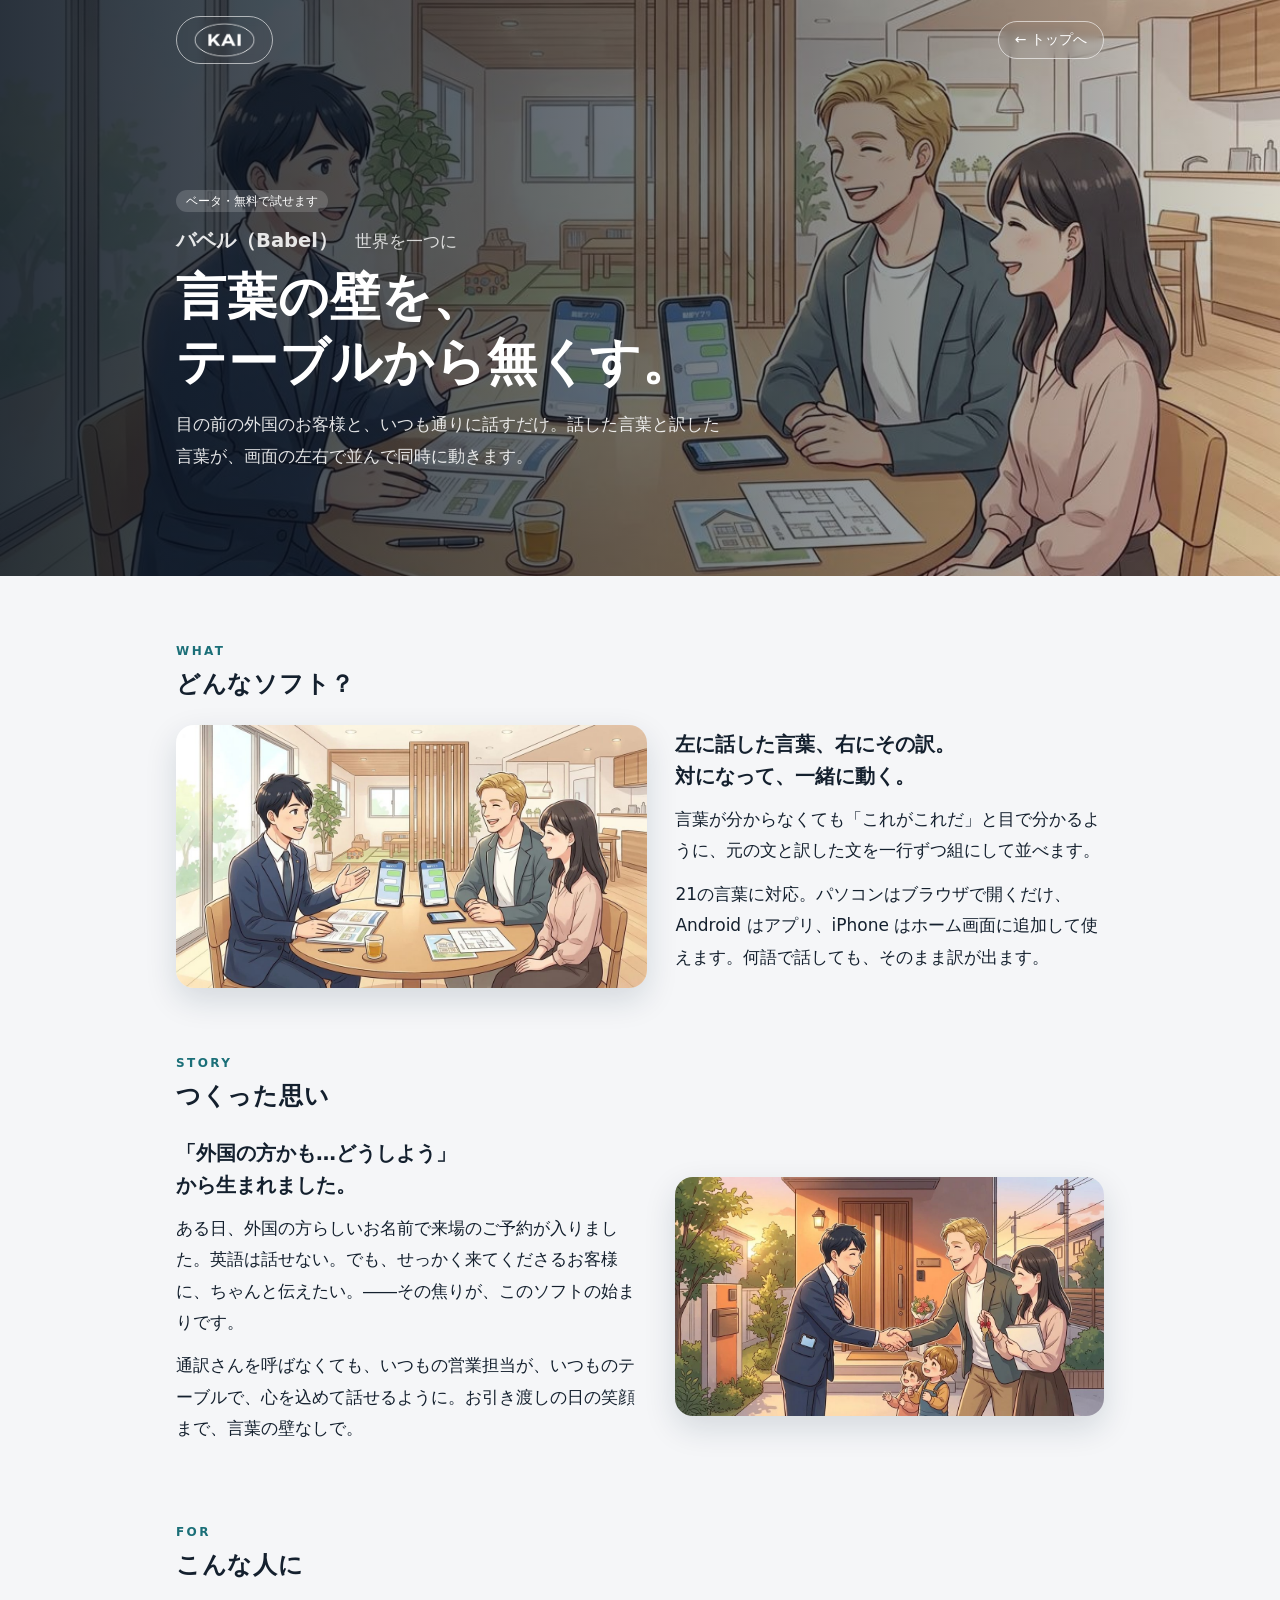
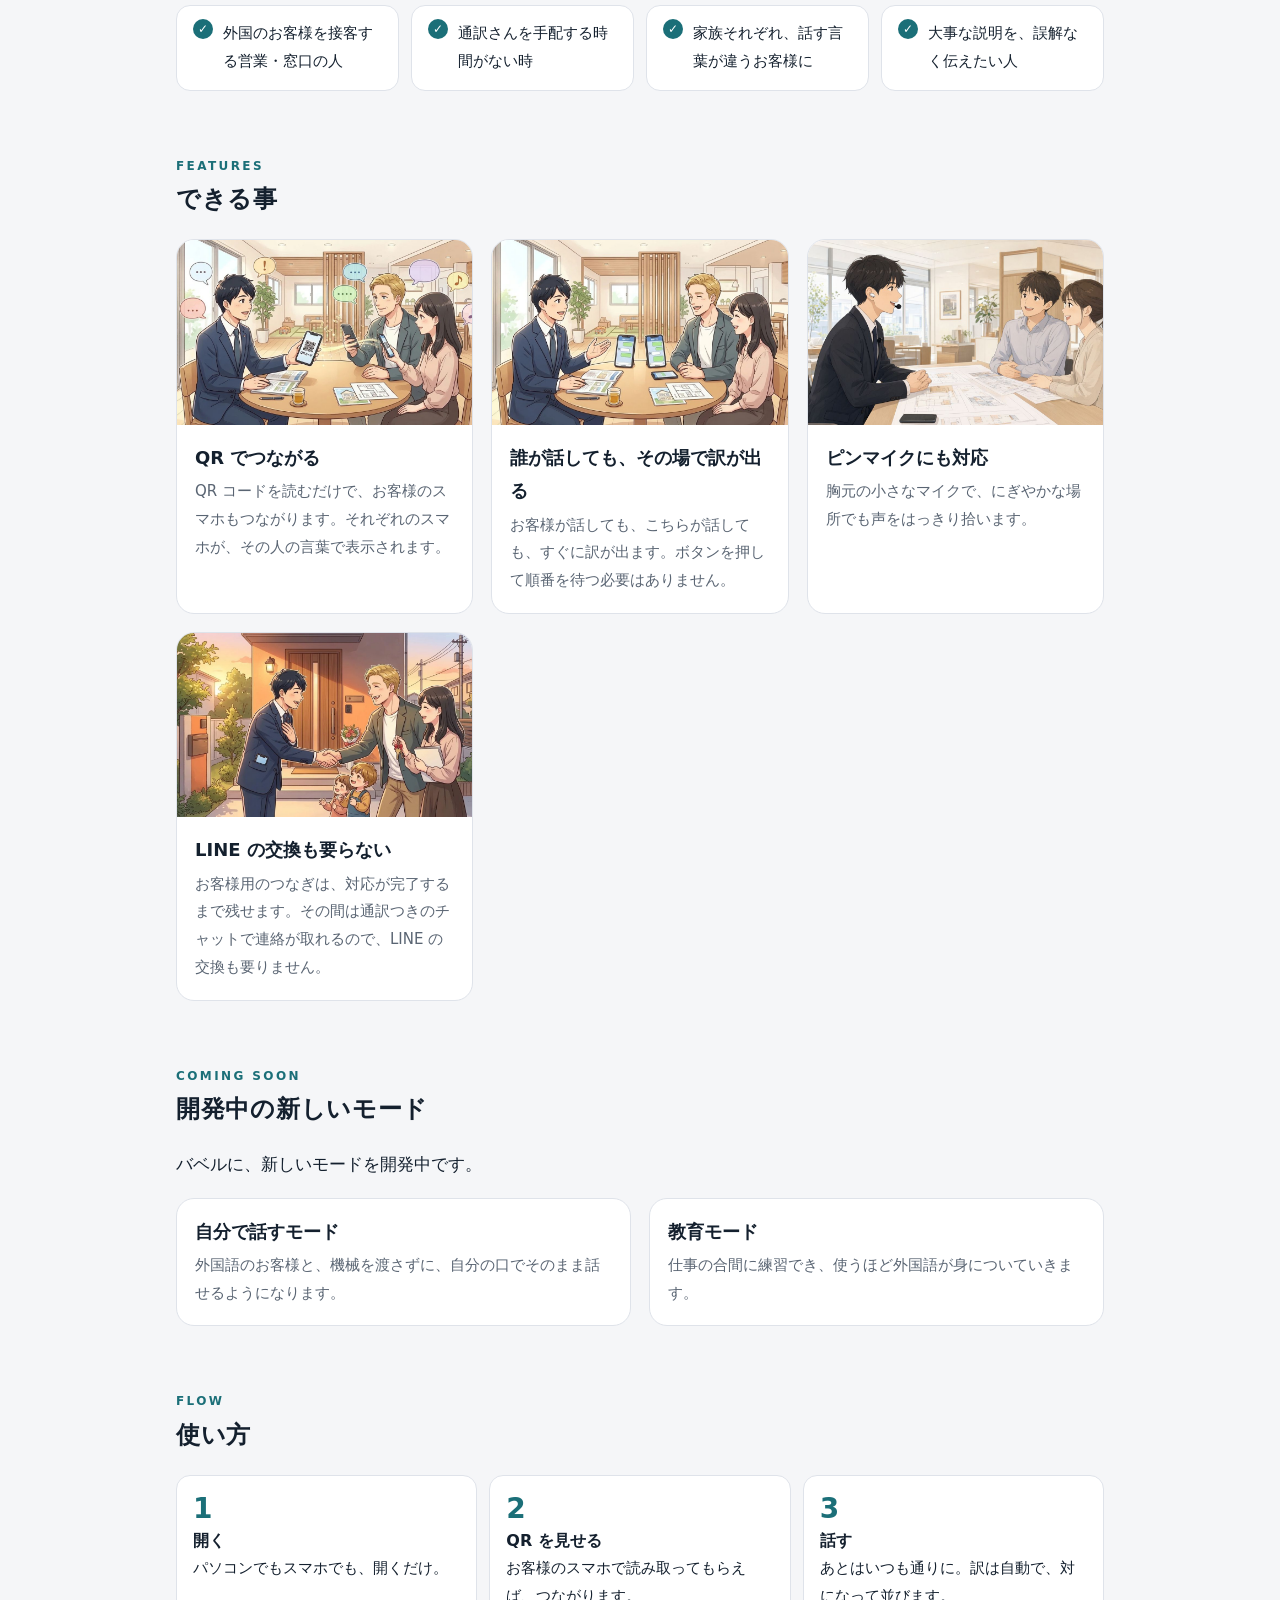
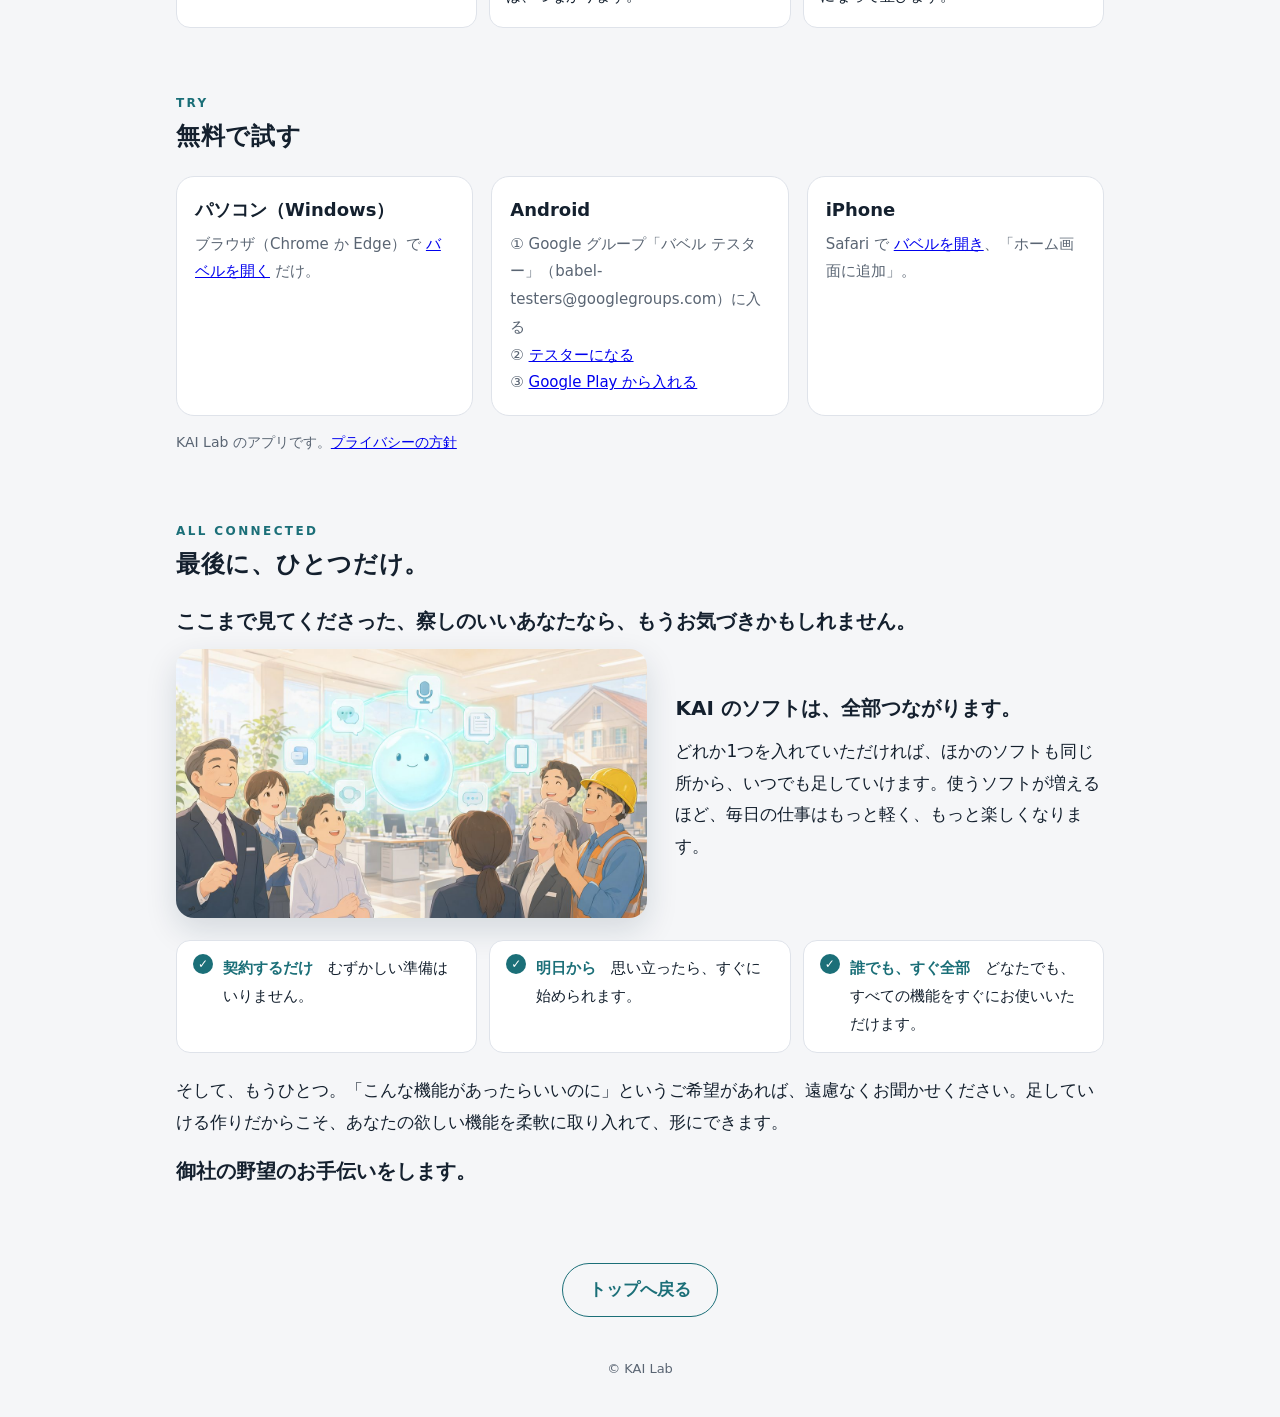
<file: docs/tsuuyaku.html>
<!doctype html>
<html lang="ja">
<head>
<meta charset="utf-8">
<meta name="viewport" content="width=device-width,initial-scale=1">
<title>バベル（Babel）｜ KAI Lab</title>
<meta name="description" content="話した言葉が、相手の言葉で同時に出る通訳アプリ「バベル（Babel）」。合言葉は「世界を一つに」。21の言葉に対応、無料で試せます。">
<meta property="og:image" content="https://madbrolabs.github.io/kai-shain/img/p/tsuuyaku_1.jpg">
<link rel="icon" href="img/kai_logo_s.png">
<link rel="stylesheet" href="seihin.css">
</head>
<body>
<header class="hero" style="background-image:url(img/p/tsuuyaku_1.jpg)">
<div class="w">
<nav><a href="./" title="トップへ戻る"><img src="img/kai_logo_shiro_s.png" alt="KAI"></a><span class="sp"></span><a href="./">← トップへ</a></nav>
<div class="hero-in">
<span class="tag">ベータ・無料で試せます</span>
<p style="font-weight:800;font-size:1.15em;margin:.4em 0 0">バベル（Babel）<span style="font-weight:400;font-size:.85em;opacity:.9">　世界を一つに</span></p>
<h1>言葉の壁を、<br>テーブルから無くす。</h1>
<p>目の前の外国のお客様と、いつも通りに話すだけ。話した言葉と訳した言葉が、画面の左右で並んで同時に動きます。</p>
</div>
</div>
</header>
<main class="w">

<h2><small>WHAT</small>どんなソフト？</h2>
<div class="dan">
<div class="e"><img src="img/p/tsuuyaku_1.jpg" alt="外国のお客様との商談で、スマホに訳が並ぶ" loading="lazy"></div>
<div>
<p class="big">左に話した言葉、右にその訳。<br>対になって、一緒に動く。</p>
<p>言葉が分からなくても「これがこれだ」と目で分かるように、元の文と訳した文を一行ずつ組にして並べます。</p>
<p>21の言葉に対応。パソコンはブラウザで開くだけ、Android はアプリ、iPhone はホーム画面に追加して使えます。何語で話しても、そのまま訳が出ます。</p>
</div>
</div>

<h2><small>STORY</small>つくった思い</h2>
<div class="dan r">
<div class="e"><img src="img/p/tsuuyaku_3.jpg" alt="外国のご家族に家をお引き渡しして握手" loading="lazy"></div>
<div>
<p class="big">「外国の方かも…どうしよう」<br>から生まれました。</p>
<p>ある日、外国の方らしいお名前で来場のご予約が入りました。英語は話せない。でも、せっかく来てくださるお客様に、ちゃんと伝えたい。――その焦りが、このソフトの始まりです。</p>
<p>通訳さんを呼ばなくても、いつもの営業担当が、いつものテーブルで、心を込めて話せるように。お引き渡しの日の笑顔まで、言葉の壁なしで。</p>
</div>
</div>

<h2><small>FOR</small>こんな人に</h2>
<ul class="hito">
<li>外国のお客様を接客する営業・窓口の人</li>
<li>通訳さんを手配する時間がない時</li>
<li>家族それぞれ、話す言葉が違うお客様に</li>
<li>大事な説明を、誤解なく伝えたい人</li>
</ul>

<h2><small>FEATURES</small>できる事</h2>
<div class="g">
<div class="c"><img src="img/p/tsuuyaku_2.jpg" alt="" loading="lazy"><div><h3>QR でつながる</h3><p>QR コードを読むだけで、お客様のスマホもつながります。それぞれのスマホが、その人の言葉で表示されます。</p></div></div>
<div class="c"><img src="img/p/tsuuyaku_1.jpg" alt="" loading="lazy"><div><h3>誰が話しても、その場で訳が出る</h3><p>お客様が話しても、こちらが話しても、すぐに訳が出ます。ボタンを押して順番を待つ必要はありません。</p></div></div>
<div class="c"><img src="img/p/giji_pinmic.jpg" alt="" loading="lazy"><div><h3>ピンマイクにも対応</h3><p>胸元の小さなマイクで、にぎやかな場所でも声をはっきり拾います。</p></div></div>
<div class="c"><img src="img/p/tsuuyaku_3.jpg" alt="" loading="lazy"><div><h3>LINE の交換も要らない</h3><p>お客様用のつなぎは、対応が完了するまで残せます。その間は通訳つきのチャットで連絡が取れるので、LINE の交換も要りません。</p></div></div>
</div>

<h2><small>COMING SOON</small>開発中の新しいモード</h2>
<p>バベルに、新しいモードを開発中です。</p>
<div class="g">
<div class="c"><div><h3>自分で話すモード</h3><p>外国語のお客様と、機械を渡さずに、自分の口でそのまま話せるようになります。</p></div></div>
<div class="c"><div><h3>教育モード</h3><p>仕事の合間に練習でき、使うほど外国語が身についていきます。</p></div></div>
</div>

<h2><small>FLOW</small>使い方</h2>
<div class="nagare">
<div><b>開く</b>パソコンでもスマホでも、開くだけ。</div>
<div><b>QR を見せる</b>お客様のスマホで読み取ってもらえば、つながります。</div>
<div><b>話す</b>あとはいつも通りに。訳は自動で、対になって並びます。</div>
</div>

<h2><small>TRY</small>無料で試す</h2>
<div class="g">
<div class="c"><div><h3>パソコン（Windows）</h3><p>ブラウザ（Chrome か Edge）で <a href="https://galleria.tail26f071.ts.net/app" target="_blank" rel="noopener">バベルを開く</a> だけ。</p></div></div>
<div class="c"><div><h3>Android</h3><p>① Google グループ「バベル テスター」（babel-testers@googlegroups.com）に入る<br>② <a href="https://play.google.com/apps/testing/jp.madbro.ribaberu" target="_blank" rel="noopener">テスターになる</a><br>③ <a href="https://play.google.com/store/apps/details?id=jp.madbro.ribaberu" target="_blank" rel="noopener">Google Play から入れる</a></p></div></div>
<div class="c"><div><h3>iPhone</h3><p>Safari で <a href="https://galleria.tail26f071.ts.net/app" target="_blank" rel="noopener">バベルを開き</a>、「ホーム画面に追加」。</p></div></div>
</div>
<p style="font-size:14px;color:var(--sub)">KAI Lab のアプリです。<a href="https://galleria.tail26f071.ts.net/static/privacy.html" target="_blank" rel="noopener">プライバシーの方針</a></p>

<!-- 全部つながる（どの詳しいページにも、このまま「トップへ戻る」の前に入れる・2026-11-25 社長） -->
<section class="tsunagaru">
<h2><small>ALL CONNECTED</small>最後に、ひとつだけ。</h2>
<p class="big">ここまで見てくださった、察しのいいあなたなら、もうお気づきかもしれません。</p>
<div class="dan">
<div class="e"><img src="img/p/tsunagaru.jpg" alt="いくつものソフトが光の糸でつながり、みんなが笑顔で見上げている絵" loading="lazy"></div>
<div>
<p class="big">KAI のソフトは、全部つながります。</p>
<p>どれか1つを入れていただければ、ほかのソフトも同じ所から、いつでも足していけます。使うソフトが増えるほど、毎日の仕事はもっと軽く、もっと楽しくなります。</p>
</div>
</div>
<ul class="hito">
<li><b>契約するだけ</b>　むずかしい準備はいりません。</li>
<li><b>明日から</b>　思い立ったら、すぐに始められます。</li>
<li><b>誰でも、すぐ全部</b>　どなたでも、すべての機能をすぐにお使いいただけます。</li>
</ul>
<p>そして、もうひとつ。「こんな機能があったらいいのに」というご希望があれば、遠慮なくお聞かせください。足していける作りだからこそ、あなたの欲しい機能を柔軟に取り入れて、形にできます。</p>
<p class="big">御社の野望のお手伝いをします。</p>
</section>

<div class="owari"><a class="btn s" href="./">トップへ戻る</a></div>
<footer>© KAI Lab</footer>
</main>
</body>
</html>
</file>
<file: docs/iriguchi/style.css>
:root {
  --ji: #1d2433; --usui: #5b6577; --haikei: #f6f7f9; --kami: #ffffff; --sen: #dde2ea;
  --ao: #3b6ea5; --ao-ji: #ffffff; --midori: #1e8a4c; --ki: #fff6dc; --ki-sen: #e6c66a; --aka: #b3261e;
}
@media (prefers-color-scheme: dark) {
  :root { --ji: #e9edf3; --usui: #a8b1c0; --haikei: #121620; --kami: #1c2230; --sen: #2e3646;
    --ao: #6d9fd6; --ao-ji: #0d1420; --midori: #5cc48a; --ki: #3a321b; --ki-sen: #8c7630; --aka: #ff8a80; }
}
* { box-sizing: border-box; }
html { -webkit-text-size-adjust: 100%; }
body { margin: 0; background: var(--haikei); color: var(--ji);
  font: 18px/1.6 -apple-system, BlinkMacSystemFont, "Hiragino Sans", "Noto Sans JP", "Yu Gothic UI", sans-serif; }
main { max-width: 560px; margin: 0 auto; padding: max(16px, env(safe-area-inset-top)) 16px max(24px, env(safe-area-inset-bottom)); }
h1 { font-size: 26px; margin: 0; }
h2 { font-size: 20px; margin: 0 0 8px; }
.atama { display: flex; gap: 14px; align-items: center; margin: 8px 0 18px; }
.fuda-ookii { width: 56px; height: 56px; border-radius: 14px; background: var(--ao); color: #fff;
  display: grid; place-items: center; font-size: 30px; font-weight: 700; flex: none; }
.hosoku { margin: 0; color: var(--usui); font-size: 16px; }
.waku, .oshirase { background: var(--kami); border: 1px solid var(--sen); border-radius: 16px; padding: 16px; margin: 0 0 16px; }
.oshirase { background: var(--ki); border-color: var(--ki-sen); }
.oshirase.yoi { background: var(--kami); border-color: var(--midori); }
.junban { margin: 0; padding-left: 1.4em; }
.junban li { margin: 6px 0; }
.komidashi { margin: 8px 0 10px; }
.ichiran { display: grid; gap: 12px; }
.fuda { display: flex; gap: 14px; align-items: center; background: var(--kami); border: 1px solid var(--sen);
  border-radius: 16px; padding: 14px; }
.fuda .shirushi { width: 52px; height: 52px; border-radius: 12px; color: #fff; display: grid; place-items: center;
  font-size: 24px; font-weight: 700; flex: none; }
.fuda .mannaka { flex: 1; min-width: 0; }
.fuda .na { font-size: 19px; font-weight: 700; }
.fuda .hito { font-size: 15px; color: var(--usui); }
.fuda .yousu { font-size: 14px; color: var(--usui); margin-top: 2px; }
.botan { appearance: none; border: 0; border-radius: 12px; background: var(--ao); color: var(--ao-ji);
  font: inherit; font-weight: 700; padding: 10px 16px; min-height: 48px; cursor: pointer; text-decoration: none;
  display: inline-flex; align-items: center; justify-content: center; }
.botan.ookii { width: 100%; min-height: 56px; font-size: 19px; margin-top: 8px; }
.botan.chiisai { min-height: 40px; padding: 6px 12px; font-size: 15px; background: transparent; color: var(--ao); border: 1px solid var(--sen); }
.botan[disabled], .botan.dame { background: var(--sen); color: var(--usui); cursor: default; }
.te { margin-top: 12px; }
.te summary { color: var(--usui); font-size: 15px; }
textarea { width: 100%; font: inherit; font-size: 16px; border-radius: 10px; border: 1px solid var(--sen);
  background: var(--haikei); color: var(--ji); padding: 8px; margin: 8px 0; }
.kidou-erabi { display: flex; flex-wrap: wrap; gap: 6px; align-items: center; margin-top: 14px; color: var(--usui); font-size: 14px; }
.kidou-erabi .kidou-na { margin-right: 4px; }
.kidou-erabi button { appearance: none; font: inherit; font-size: 14px; color: var(--usui); background: var(--kami);
  border: 1px solid var(--sen); border-radius: 999px; padding: 6px 12px; min-height: 36px; cursor: pointer; }
.kidou-erabi button[aria-pressed="true"] { background: var(--usui); color: var(--kami); border-color: var(--usui); font-weight: 700; }
.ashi { display: flex; justify-content: space-between; align-items: center; margin-top: 22px; color: var(--usui); font-size: 14px; }
</file>
<file: docs/seihin.css>
/* 製品の詳しいページ（hivot / gijiroku / tsuuyaku）共通。色は index.html と同じ */
:root{--bg:#f5f6f8;--card:#fff;--ink:#14202e;--sub:#5a6573;--line:#dfe3ea;--navy:#0d2843;--acc:#1b6f78;--acc2:#e4f1f2}
@media (prefers-color-scheme:dark){:root{--bg:#0b1520;--card:#122233;--ink:#e8edf3;--sub:#9fb0c2;--line:#243649;--acc:#6cc6cc;--acc2:#16303a}}
*{box-sizing:border-box}
body{margin:0;background:var(--bg);color:var(--ink);font:17px/1.85 "Hiragino Sans","Yu Gothic UI","Meiryo",system-ui,sans-serif}
img{max-width:100%;height:auto;display:block}
.w{max-width:960px;margin:0 auto;padding:0 16px}
.hero{position:relative;color:#fff;background:#0a1a2b center/cover no-repeat;overflow:hidden}
.hero::after{content:"";position:absolute;inset:0;background:linear-gradient(90deg,rgba(6,16,28,.86) 0%,rgba(6,16,28,.55) 55%,rgba(6,16,28,.15) 100%)}
.hero>*{position:relative;z-index:1}
nav{display:flex;align-items:center;gap:12px;padding:16px 0}
nav img{height:36px;width:auto}
nav .sp{flex:1}
nav a{color:#fff;text-decoration:none;font-size:14px;border:1px solid rgba(255,255,255,.6);border-radius:99px;padding:5px 16px;backdrop-filter:blur(4px)}
nav a:hover{background:rgba(255,255,255,.12)}
.hero-in{padding:min(12vw,104px) 0}
.hero .tag{background:rgba(255,255,255,.16);color:#fff}
.hero h1{font-size:clamp(30px,6vw,50px);line-height:1.3;margin:6px 0 14px;letter-spacing:.02em}
.hero p{color:rgba(255,255,255,.88);max-width:560px;margin:0}
.tag{display:inline-block;font-size:12px;background:var(--acc2);color:var(--acc);border-radius:99px;padding:0 10px}
h2{font-size:24px;margin:64px 0 18px;letter-spacing:.03em}
h2 small{display:block;font-size:12px;color:var(--acc);letter-spacing:.2em;font-weight:600}
/* 絵と文を左右に並べる段。.r で左右を入れ替える */
.dan{display:grid;grid-template-columns:1.1fr 1fr;gap:28px;align-items:center}
.dan.r>.e{order:2}
.dan .e img{border-radius:18px;box-shadow:0 12px 32px rgba(13,40,67,.14)}
.dan p{margin:0 0 12px}
.big{font-size:20px;font-weight:700;line-height:1.6;margin:0 0 12px}
.kotoba{border-left:4px solid var(--acc);background:var(--card);border-radius:0 14px 14px 0;padding:14px 18px;color:var(--sub);font-size:15px}
/* できる事のカード */
.g{display:grid;grid-template-columns:repeat(auto-fit,minmax(240px,1fr));gap:18px}
.c{background:var(--card);border:1px solid var(--line);border-radius:18px;overflow:hidden}
.c img{aspect-ratio:16/10;object-fit:cover;width:100%}
.c div{padding:16px 18px 18px}
.c h3{margin:0 0 4px;font-size:18px}
.c p{margin:0;color:var(--sub);font-size:15px}
/* こんな人に */
.hito{display:grid;grid-template-columns:repeat(auto-fit,minmax(220px,1fr));gap:12px;padding:0;margin:0;list-style:none}
.hito li{background:var(--card);border:1px solid var(--line);border-radius:14px;padding:14px 16px 14px 46px;position:relative;font-size:15px}
.hito li::before{content:"✓";position:absolute;left:16px;top:13px;width:20px;height:20px;border-radius:50%;background:var(--acc);color:#fff;font-size:12px;line-height:20px;text-align:center;font-weight:700}
/* 流れ（1→2→3） */
.nagare{display:grid;grid-template-columns:repeat(auto-fit,minmax(180px,1fr));gap:12px;counter-reset:n}
.nagare div{background:var(--card);border:1px solid var(--line);border-radius:14px;padding:16px;font-size:15px;counter-increment:n}
.nagare div::before{content:counter(n);display:block;font-size:28px;font-weight:800;color:var(--acc);line-height:1.2}
.nagare b{display:block;font-size:16px}
.owari{margin:72px 0 0;text-align:center}
.btn{display:inline-block;background:var(--acc);color:#fff;text-decoration:none;border-radius:99px;padding:10px 26px;font-weight:700;margin:4px}
.btn.s{background:transparent;color:var(--acc);border:1px solid var(--acc)}
.btn:hover{filter:brightness(1.08)}
footer{color:var(--sub);font-size:13px;padding:36px 0;text-align:center}
@media (max-width:700px){.dan{grid-template-columns:1fr;gap:16px}.dan.r>.e{order:0}h2{margin-top:52px}}
/* 全部つながる（詳しいページの締め） */
.tsunagaru .dan{margin:8px 0 22px}
.tsunagaru .hito b{color:var(--acc)}
.tsunagaru .hito{margin-bottom:22px}
</file>
